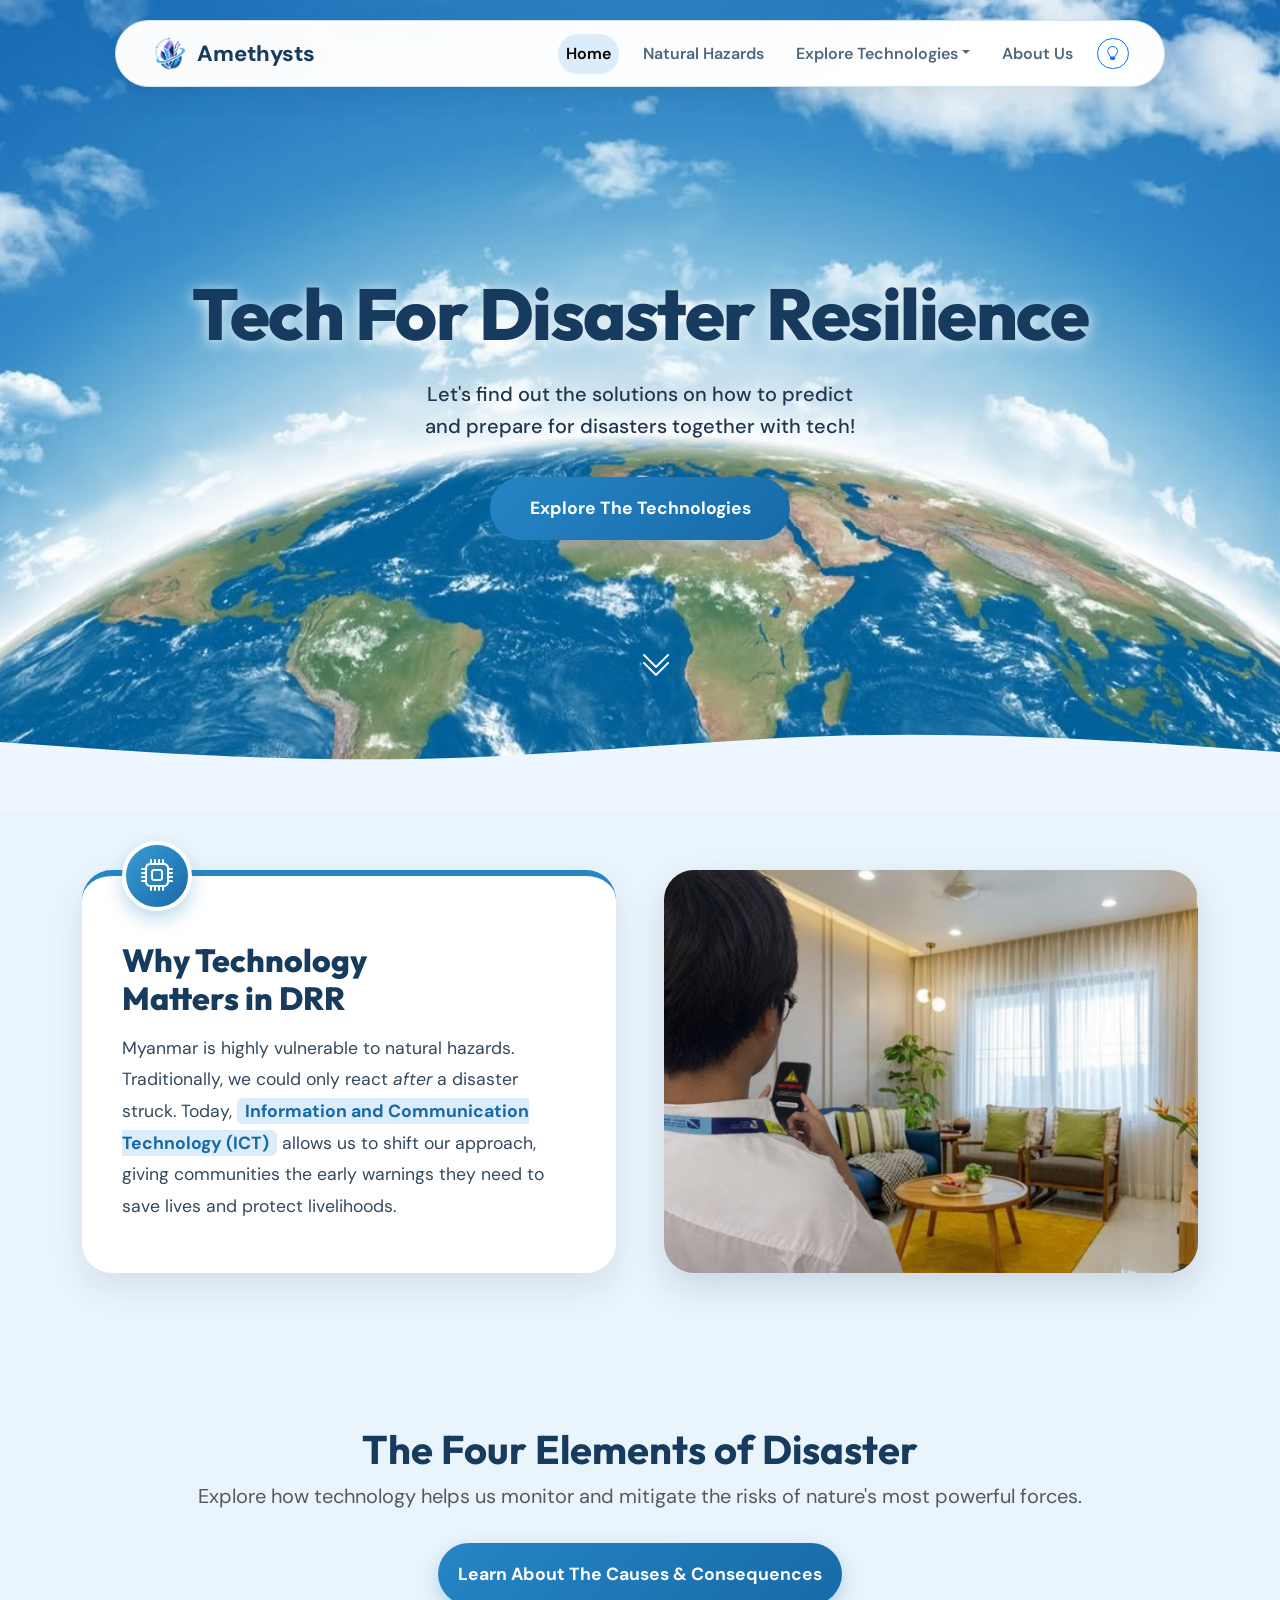
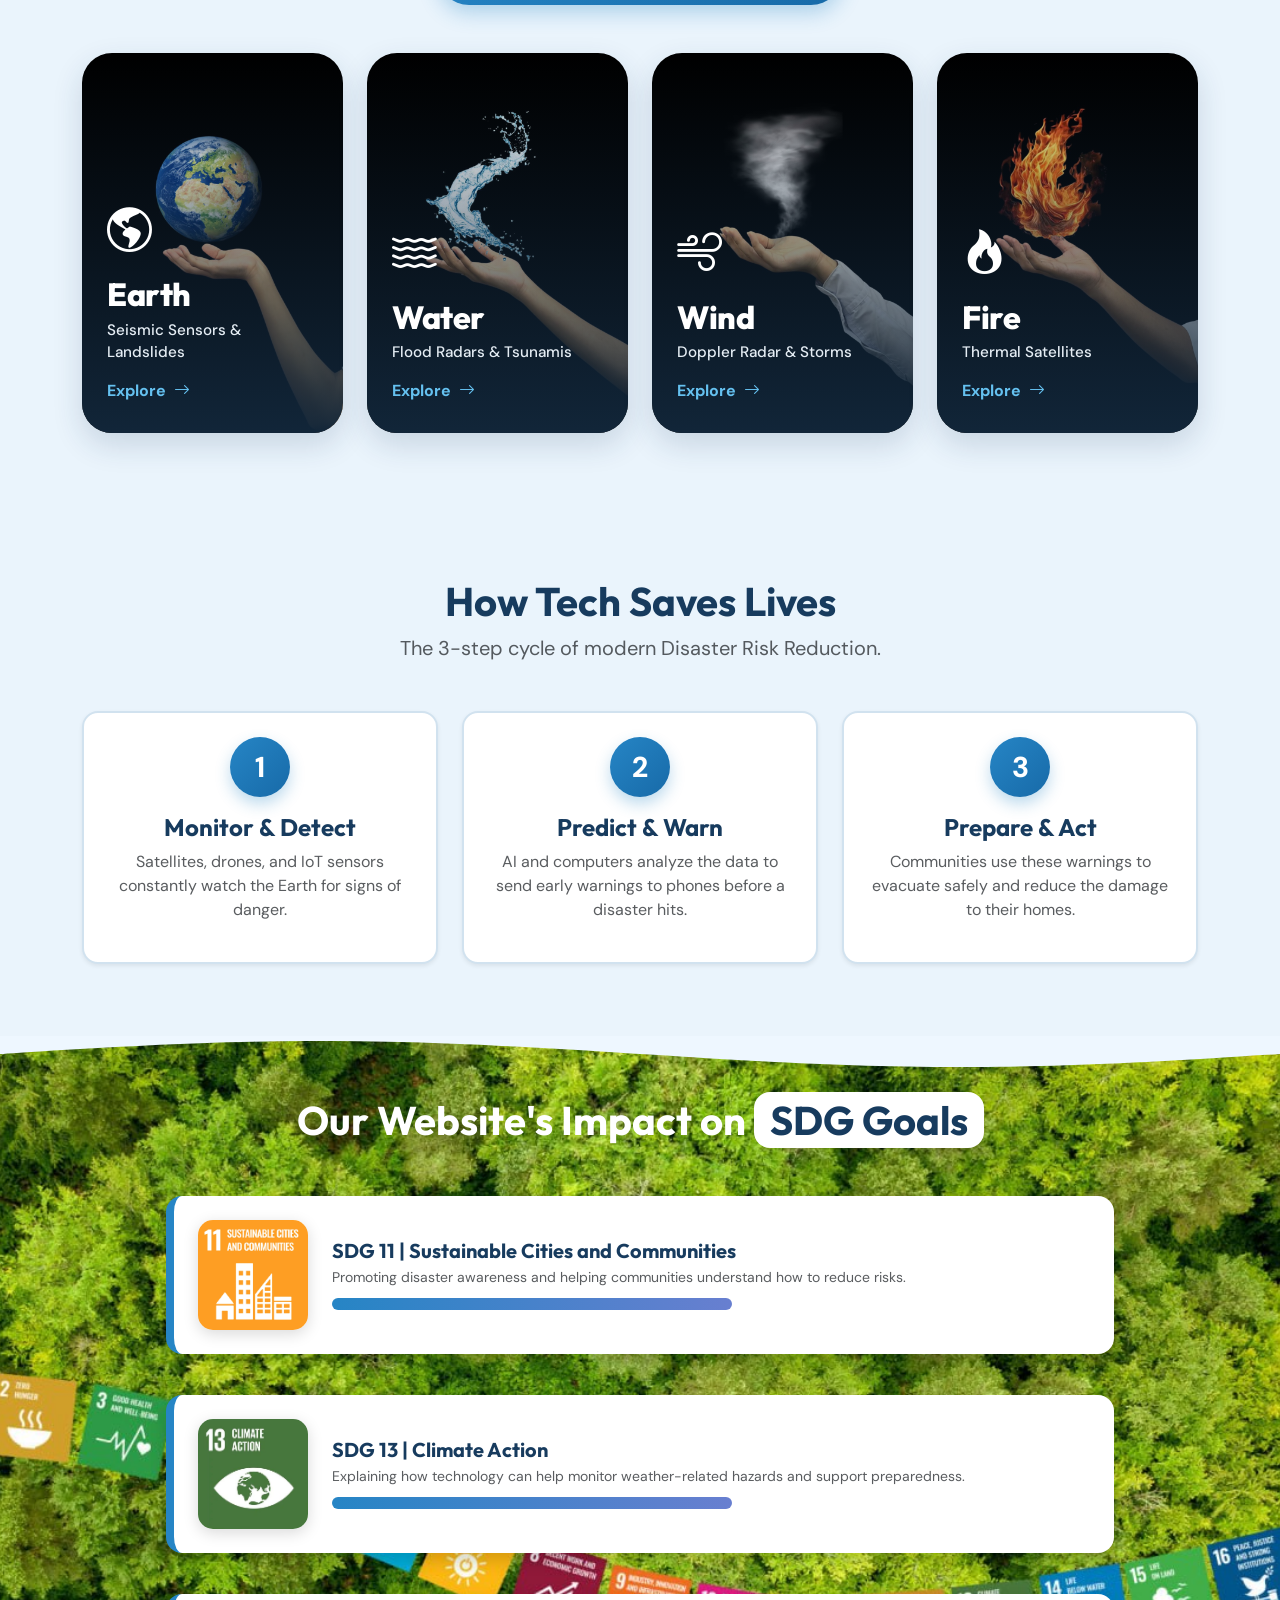
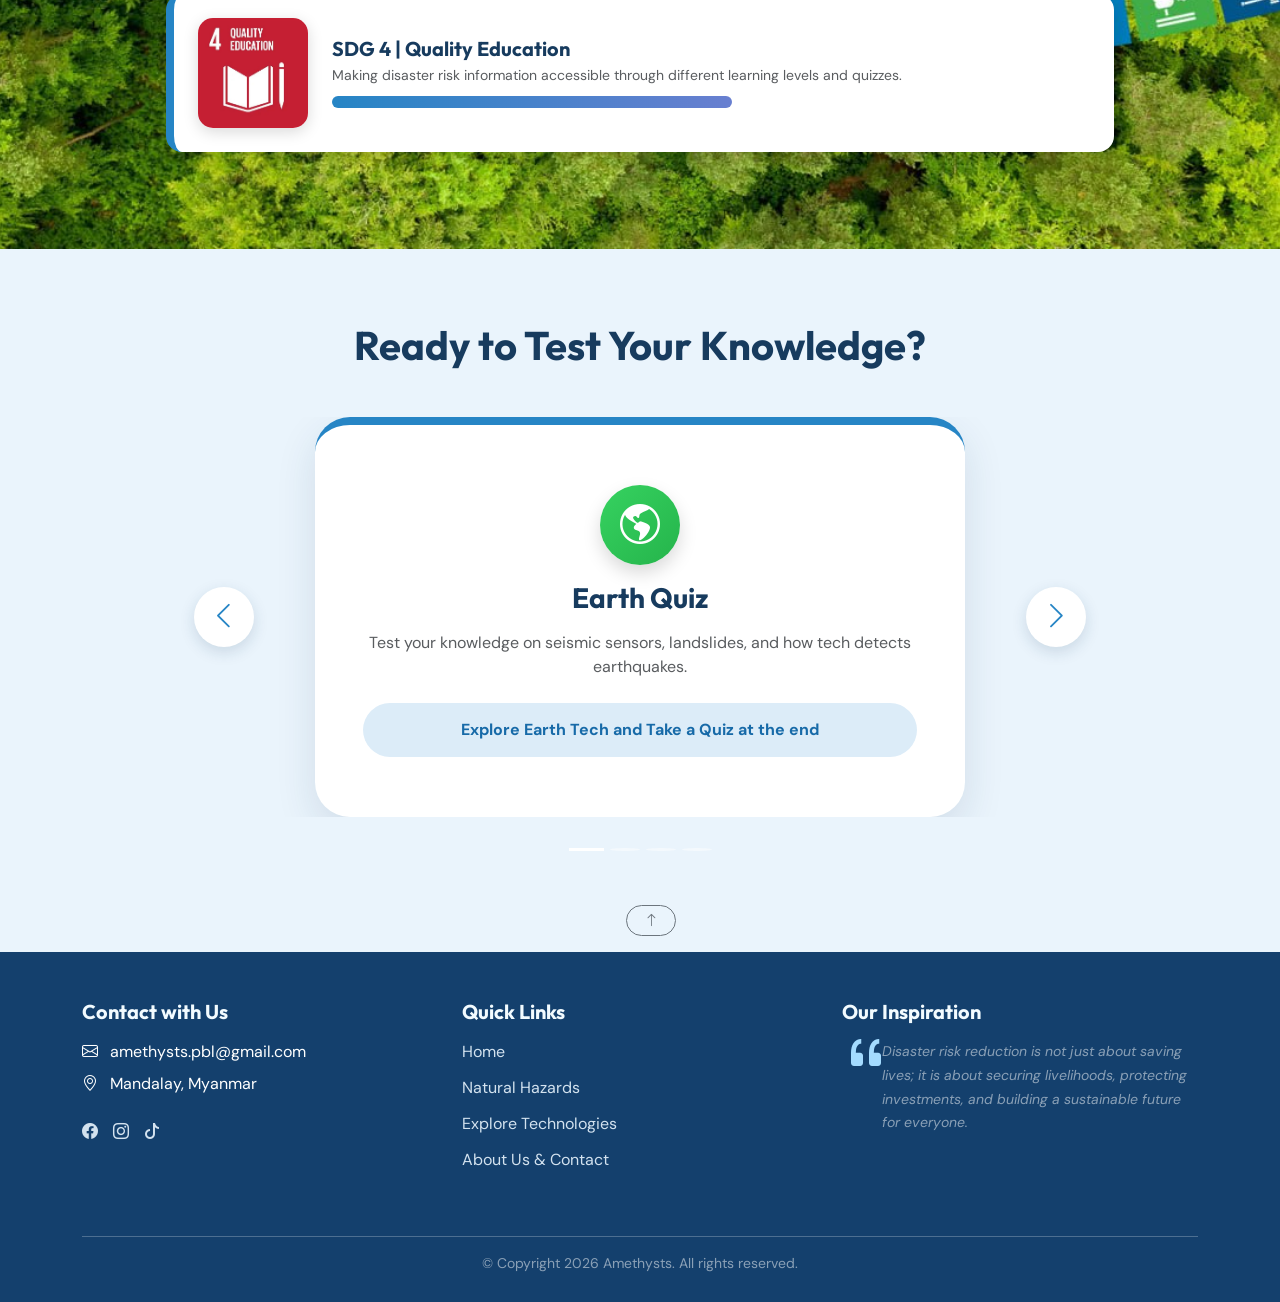
<file: index.html>
<!DOCTYPE html>
<html lang="en">
<head>
    <meta charset="UTF-8">
    <meta name="viewport" content="width=device-width, initial-scale=1.0">
    <title>Amethysts | Disaster Risk Reduction</title>
    <link rel="stylesheet" href="https://cdn.jsdelivr.net/npm/bootstrap@5.3.8/dist/css/bootstrap.min.css">
    <link rel="stylesheet" href="https://cdn.jsdelivr.net/npm/bootstrap-icons@1.13.1/font/bootstrap-icons.min.css">
    <link href="https://unpkg.com/aos@2.3.1/dist/aos.css" rel="stylesheet">
    <link href="https://fonts.googleapis.com/css2?family=DM+Sans:wght@400;500;600;700&display=swap" rel="stylesheet">
    <link rel="icon" href="media/logo.png">
    <link rel="stylesheet" href="style.css">
</head>
<body>
 
    <nav class="navbar navbar-expand-lg">
        <div class="container nav-container">
            <a class="navbar-brand fw-bold d-flex align-items-center" href="index.html">
                <img src="media/logo.png" alt="Logo" class="nav-logo">
                <span class="brand-text">Amethysts</span>
            </a>
            <button class="navbar-toggler" data-bs-toggle="collapse" data-bs-target="#navbarNav">
                <span class="navbar-toggler-icon"></span>
            </button>
            <div class="collapse navbar-collapse" id="navbarNav">
                <ul class="navbar-nav ms-auto align-items-center">
                    <li class="nav-item"><a class="nav-link active" href="index.html">Home</a></li>
                    <li class="nav-item"><a class="nav-link" href="pages/problem.html">Natural Hazards</a></li>
                    <li class="nav-item dropdown">
                        <a class="nav-link dropdown-toggle" href="" data-bs-toggle="dropdown">Explore Technologies</a>
                        <ul class="dropdown-menu">
                            <li><a href="pages/explore_earth.html" class="dropdown-item">Earth (Seismic)</a></li>
                            <li><a href="pages/explore_water.html" class="dropdown-item">Water (Floods)</a></li>
                            <li><a href="pages/explore_air.html" class="dropdown-item">Wind (Cyclones)</a></li>
                            <li><a href="pages/explore_fire.html" class="dropdown-item">Fire (Wildfires)</a></li>
                        </ul>
                    </li>
                    <li class="nav-item"><a class="nav-link" href="pages/about.html">About Us</a></li>
                    <li class="nav-item">
                        <button class="btn btn-sm btn-outline-primary rounded-pill ms-2" data-bs-toggle="offcanvas" data-bs-target="#tipsOffcanvas" title="Quick Safety Tips">
                            <i class="bi bi-lightbulb"></i>
                        </button>
                    </li>
                </ul>
            </div>
        </div>
    </nav>
 
    <div class="offcanvas offcanvas-end custom-offcanvas" tabindex="-1" id="tipsOffcanvas">
        <div class="offcanvas-header">
            <h5 class="offcanvas-title"><i class="bi bi-shield-check me-2"></i>Quick Safety Tips</h5>
            <button type="button" class="btn-close btn-close-white" data-bs-dismiss="offcanvas" aria-label="Close"></button>
        </div>
        <div class="offcanvas-body">
            <p class="text-muted small mb-3 fw-bold">Small habits that save lives in Myanmar.</p>
            <ul class="list-group quick-facts mb-4">
                <li class="list-group-item"><i class="bi bi-phone"></i> Save local emergency numbers in your phone.</li>
                <li class="list-group-item"><i class="bi bi-bag-check"></i> Pack a small go-bag with water, snacks, power bank.</li>
                <li class="list-group-item"><i class="bi bi-people"></i> Agree on a family meeting point.</li>
                <li class="list-group-item"><i class="bi bi-megaphone"></i> Follow official warnings only.</li>
                <li class="list-group-item"><i class="bi bi-house-heart"></i> Know your nearest shelter.</li>
            </ul>
            <a href="pages/problem.html" class="offcanvas-action-btn">Learn More About Hazards</a>
        </div>
    </div>
 
    <div class="hero-section">
        <h1 class="hero-title mx-2" data-aos="fade-down" data-aos-duration="1000">Tech For Disaster Resilience</h1>
        <div class="hero-box mx-3" data-aos="fade-up" data-aos-duration="1000" data-aos-delay="200">
            <p class="mb-0">Let's find out the solutions on how to predict and prepare for disasters together with tech!</p>
        </div>
        <div class="button" data-aos="zoom-in" data-aos-delay="400">
            <a href="pages/explore_earth.html" class="btn custom-btn">Explore The Technologies</a>
        </div>
        <a href="#why-section" class="scroll-down d-none d-md-block" data-aos="fade-up" data-aos-delay="800"><i class="bi bi-chevron-double-down"></i></a>
        <svg class="wave-svg" xmlns="http://www.w3.org/2000/svg" viewBox="0 0 1440 320" preserveAspectRatio="none">
            <path fill="#eef7ff" fill-opacity="1" d="M0,96L80,112C160,128,320,160,480,149.3C640,139,800,85,960,74.7C1120,64,1280,96,1360,112L1440,128L1440,320L1360,320C1280,320,1120,320,960,320C800,320,640,320,480,320C320,320,160,320,80,320L0,320Z"></path>
        </svg>
    </div>
 
    <div class="why-section" id="why-section">
        <div class="container">
            <div class="row align-items-center g-4 g-lg-5">
                <div class="col-12 col-lg-6">
                    <div class="why-card" data-aos="fade-right" data-aos-delay="100">
                        <div class="icon-wrapper"><i class="bi bi-cpu"></i></div>
                        <h2 class="why-title">Why Technology Matters in DRR</h2>
                        <p class="why-text">Myanmar is highly vulnerable to natural hazards. Traditionally, we could only react <em>after</em> a disaster struck. Today, <span class="highlight-text">Information and Communication Technology (ICT)</span> allows us to shift our approach, giving communities the early warnings they need to save lives and protect livelihoods.</p>
                    </div>
                </div>
                <div class="col-12 col-lg-6 d-none d-lg-block" data-aos="fade-left" data-aos-delay="300">
                    <div class="why-image-wrapper">
                        <img src="media/warning_home.jpg" alt="Technology warning" class="why-image">
                    </div>
                </div>
            </div>
        </div>
    </div>
 
    <div class="elements-section py-5">
        <div class="container py-3 py-lg-4">
            <div class="text-center mb-5" data-aos="fade-up">
                <h2 class="fw-bold text-dark-blue display-6">The Four Elements of Disaster</h2>
                <p class="text-muted fs-5">Explore how technology helps us monitor and mitigate the risks of nature's most powerful forces.</p>
                <a href="pages/problem.html" class="btn custom-btn mt-3">Learn About The Causes & Consequences</a>
            </div>
            <div class="row g-3 g-md-4">
                <div class="col-12 col-sm-6 col-lg-3" data-aos="fade-up" data-aos-delay="100">
                    <a href="pages/explore_earth.html" class="element-card earth-card">
                        <img src="media/earth_element.jpg" alt="Earth element">
                        <div class="element-overlay">
                            <i class="bi bi-globe-americas element-icon"></i>
                            <h3>Earth</h3><p>Seismic Sensors & Landslides</p>
                            <span class="btn-explore">Explore <i class="bi bi-arrow-right"></i></span>
                        </div>
                    </a>
                </div>
                <div class="col-12 col-sm-6 col-lg-3" data-aos="fade-up" data-aos-delay="200">
                    <a href="pages/explore_water.html" class="element-card water-card">
                        <img src="media/water_element.jpg" alt="Water element">
                        <div class="element-overlay">
                            <i class="bi bi-water element-icon"></i>
                            <h3>Water</h3><p>Flood Radars & Tsunamis</p>
                            <span class="btn-explore">Explore <i class="bi bi-arrow-right"></i></span>
                        </div>
                    </a>
                </div>
                <div class="col-12 col-sm-6 col-lg-3" data-aos="fade-up" data-aos-delay="300">
                    <a href="pages/explore_air.html" class="element-card wind-card">
                        <img src="media/wind_element.jpg" alt="Wind element">
                        <div class="element-overlay">
                            <i class="bi bi-wind element-icon"></i>
                            <h3>Wind</h3><p>Doppler Radar & Storms</p>
                            <span class="btn-explore">Explore <i class="bi bi-arrow-right"></i></span>
                        </div>
                    </a>
                </div>
                <div class="col-12 col-sm-6 col-lg-3" data-aos="fade-up" data-aos-delay="400">
                    <a href="pages/explore_fire.html" class="element-card fire-card">
                        <img src="media/fire_element.jpg" alt="Fire element">
                        <div class="element-overlay">
                            <i class="bi bi-fire element-icon"></i>
                            <h3>Fire</h3><p>Thermal Satellites</p>
                            <span class="btn-explore">Explore <i class="bi bi-arrow-right"></i></span>
                        </div>
                    </a>
                </div>
            </div>
        </div>
    </div>
 
    <div class="container py-4 py-lg-5 my-4">
        <div class="text-center mb-5" data-aos="fade-up">
            <h2 class="fw-bold text-dark-blue display-6">How Tech Saves Lives</h2>
            <p class="text-muted fs-5">The 3-step cycle of modern Disaster Risk Reduction.</p>
        </div>
        <div class="row text-center g-3 g-md-4">
            <div class="col-12 col-md-4" data-aos="fade-up" data-aos-delay="100">
                <div class="step-card p-4 bg-white rounded-4 shadow-sm h-100">
                    <div class="step-number mb-3">1</div>
                    <h4 class="fw-bold text-dark-blue">Monitor & Detect</h4>
                    <p class="text-muted">Satellites, drones, and IoT sensors constantly watch the Earth for signs of danger.</p>
                </div>
            </div>
            <div class="col-12 col-md-4" data-aos="fade-up" data-aos-delay="200">
                <div class="step-card p-4 bg-white rounded-4 shadow-sm h-100">
                    <div class="step-number mb-3">2</div>
                    <h4 class="fw-bold text-dark-blue">Predict & Warn</h4>
                    <p class="text-muted">AI and computers analyze the data to send early warnings to phones before a disaster hits.</p>
                </div>
            </div>
            <div class="col-12 col-md-4" data-aos="fade-up" data-aos-delay="300">
                <div class="step-card p-4 bg-white rounded-4 shadow-sm h-100">
                    <div class="step-number mb-3">3</div>
                    <h4 class="fw-bold text-dark-blue">Prepare & Act</h4>
                    <p class="text-muted">Communities use these warnings to evacuate safely and reduce the damage to their homes.</p>
                </div>
            </div>
        </div>
    </div>
 
    <div class="sdg-section pt-0 pb-5">
        <svg class="sdg-wave" xmlns="http://www.w3.org/2000/svg" viewBox="0 0 1000 300" preserveAspectRatio="none">
            <path d="M 0 0 L 0 67.5 Q 0 67.5 10.4 64.3 Q 20.8 61.1 31.3 58 Q 41.7 54.8 52.1 51.8 Q 62.5 48.7 72.9 45.9 Q 83.3 43 93.8 40.4 Q 104.2 37.7 114.6 35.3 Q 125 32.9 135.4 30.8 Q 145.8 28.6 156.3 26.9 Q 166.7 25.1 177.1 23.7 Q 187.5 22.2 197.9 21.2 Q 208.3 20.2 218.8 19.5 Q 229.2 18.9 239.6 18.7 Q 250 18.5 260.4 18.7 Q 270.8 18.9 281.3 19.5 Q 291.7 20.2 302.1 21.2 Q 312.5 22.2 322.9 23.7 Q 333.3 25.1 343.8 26.9 Q 354.2 28.6 364.6 30.8 Q 375 32.9 385.4 35.3 Q 395.8 37.7 406.3 40.4 Q 416.7 43 427.1 45.9 Q 437.5 48.7 447.9 51.8 Q 458.3 54.8 468.8 58 Q 479.2 61.1 489.6 64.3 Q 500 67.5 510.4 70.7 Q 520.8 73.9 531.3 77.1 Q 541.7 80.2 552.1 83.3 Q 562.5 86.3 572.9 89.2 Q 583.3 92 593.8 94.7 Q 604.2 97.3 614.6 99.7 Q 625 102.1 635.4 104.3 Q 645.8 106.4 656.3 108.2 Q 666.7 109.9 677.1 111.4 Q 687.5 112.8 697.9 113.8 Q 708.3 114.8 718.8 115.5 Q 729.2 116.1 739.6 116.3 Q 750 116.5 760.4 116.3 Q 770.8 116.1 781.3 115.5 Q 791.7 114.8 802.1 113.8 Q 812.5 112.8 822.9 111.4 Q 833.3 109.9 843.8 108.2 Q 854.2 106.4 864.6 104.3 Q 875 102.1 885.4 99.7 Q 895.8 97.3 906.3 94.7 Q 916.7 92 927.1 89.2 Q 937.5 86.3 947.9 83.3 Q 958.3 80.2 968.8 77.1 Q 979.2 73.9 989.6 70.7 T 1000 67.5 L 1000 0 Z" fill="#eef7ff" opacity="1"/>
        </svg>
        <div class="container sdg-content py-4">
            <div class="text-center my-4 mb-5 px-2" data-aos="fade-up">
                <h2 class="fw-bold text-white display-6">Our Website's Impact on <span class="bg-white text-dark-blue px-3 py-1 rounded-4 shadow-sm d-inline-block mt-2">SDG Goals</span></h2>
            </div>
            <div class="row justify-content-center g-3">
                <div class="col-12 col-lg-10" data-aos="fade-right" data-aos-delay="100">
                    <div class="sdg-card d-flex flex-column flex-md-row align-items-md-center bg-white p-3 p-md-4 rounded-4 shadow">
                        <img src="media/sdg11.jpg" class="sdg-image me-md-4 mb-3 mb-md-0" alt="SDG 11">
                        <div class="w-100">
                            <h5 class="fw-bold text-dark-blue mb-1">SDG 11 | Sustainable Cities and Communities</h5>
                            <p class="text-muted mb-2 small">Promoting disaster awareness and helping communities understand how to reduce risks.</p>
                            <div class="sdg-bar"></div>
                        </div>
                    </div>
                </div>
                <div class="col-12 col-lg-10" data-aos="fade-left" data-aos-delay="200">
                    <div class="sdg-card d-flex flex-column flex-md-row align-items-md-center bg-white p-3 p-md-4 rounded-4 shadow">
                        <img src="media/sdg13.jpg" alt="SDG 13" class="sdg-image me-md-4 mb-3 mb-md-0">
                        <div class="w-100">
                            <h5 class="fw-bold text-dark-blue mb-1">SDG 13 | Climate Action</h5>
                            <p class="text-muted mb-2 small">Explaining how technology can help monitor weather-related hazards and support preparedness.</p>
                            <div class="sdg-bar"></div>
                        </div>
                    </div>
                </div>
                <div class="col-12 col-lg-10" data-aos="fade-right" data-aos-delay="300">
                    <div class="sdg-card d-flex flex-column flex-md-row align-items-md-center bg-white p-3 p-md-4 rounded-4 shadow">
                        <img src="media/sdg4.jpg" alt="SDG 4" class="sdg-image me-md-4 mb-3 mb-md-0">
                        <div class="w-100">
                            <h5 class="fw-bold text-dark-blue mb-1">SDG 4 | Quality Education</h5>
                            <p class="text-muted mb-2 small">Making disaster risk information accessible through different learning levels and quizzes.</p>
                            <div class="sdg-bar"></div>
                        </div>
                    </div>
                </div>
            </div>
        </div>
    </div>
 
    <div class="quiz-section py-5">
        <div class="container py-3 py-lg-4">
            <h2 class="fw-bold text-dark-blue text-center display-6 mb-5 px-2" data-aos="fade-up">Ready to Test Your Knowledge?</h2>
            <div class="carousel slide" data-bs-interval="false" id="quizCarousel">
                <div class="carousel-indicators">
                    <button data-bs-target="#quizCarousel" data-bs-slide-to="0" class="active"></button>
                    <button data-bs-target="#quizCarousel" data-bs-slide-to="1"></button>
                    <button data-bs-target="#quizCarousel" data-bs-slide-to="2"></button>
                    <button data-bs-target="#quizCarousel" data-bs-slide-to="3"></button>
                </div>
                <div class="carousel-inner" data-aos="zoom-in">
                    <div class="carousel-item active">
                        <div class="quiz-card text-center p-4 p-md-5 mx-auto">
                            <div class="quiz-icon-wrapper earth-color mb-3"><i class="bi bi-globe-americas"></i></div>
                            <h3 class="fw-bold text-dark-blue mb-3">Earth Quiz</h3>
                            <p class="text-muted mb-4">Test your knowledge on seismic sensors, landslides, and how tech detects earthquakes.</p>
                            <a href="pages/explore_earth.html#quiz-section" class="btn custom-quiz-btn">Explore Earth Tech and Take a Quiz at the end</a>
                        </div>
                    </div>
                    <div class="carousel-item">
                        <div class="quiz-card text-center p-4 p-md-5 mx-auto">
                            <div class="quiz-icon-wrapper water-color mb-3"><i class="bi bi-water"></i></div>
                            <h3 class="fw-bold text-dark-blue mb-3">Water Quiz</h3>
                            <p class="text-muted mb-4">How much do you know about flood radars, IoT sensors, and tsunami warnings?</p>
                            <a href="pages/explore_water.html#quiz-section" class="btn custom-quiz-btn">Explore Water Tech and Take a Quiz at the end</a>
                        </div>
                    </div>
                    <div class="carousel-item">
                        <div class="quiz-card text-center p-4 p-md-5 mx-auto">
                            <div class="quiz-icon-wrapper wind-color mb-3"><i class="bi bi-wind"></i></div>
                            <h3 class="fw-bold text-dark-blue mb-3">Wind Quiz</h3>
                            <p class="text-muted mb-4">Discover how Doppler radars track cyclones and storms. Ready to test your skills?</p>
                            <a href="pages/explore_air.html#quiz-section" class="btn custom-quiz-btn">Explore Wind Tech and Take a Quiz at the end</a>
                        </div>
                    </div>
                    <div class="carousel-item">
                        <div class="quiz-card text-center p-4 p-md-5 mx-auto">
                            <div class="quiz-icon-wrapper fire-color mb-3"><i class="bi bi-fire"></i></div>
                            <h3 class="fw-bold text-dark-blue mb-3">Fire Quiz</h3>
                            <p class="text-muted mb-4">Learn about thermal satellite imaging and AI which are used to combat forest wildfires.</p>
                            <a href="pages/explore_fire.html#quiz-section" class="btn custom-quiz-btn">Explore Fire Tech and Take a Quiz at the end</a>
                        </div>
                    </div>
                </div>
                <button class="carousel-control-prev custom-carousel-btn d-none d-md-flex" data-bs-target="#quizCarousel" data-bs-slide="prev"><i class="bi bi-chevron-left"></i></button>
                <button class="carousel-control-next custom-carousel-btn d-none d-md-flex" data-bs-target="#quizCarousel" data-bs-slide="next"><i class="bi bi-chevron-right"></i></button>
            </div>
        </div>
    </div>

    <div class="container flex w-100" id="topbtn">
        <div class="text-center py-3 justify-content-center">
            <a href="" class="btn btn-sm btn-outline-secondary rounded-pill">
                <i class="bi bi-arrow-up"></i> 
            </a>
        </div>
    </div>
 
    <footer class="footer pt-5 pb-4">
        <div class="container">
            <div class="row">
                <div class="col-12 col-md-4 mb-4">
                    <h5 class="fw-bold mb-3">Contact with Us</h5>
                    <p class="mb-2"><i class="bi bi-envelope me-2"></i> amethysts.pbl@gmail.com</p>
                    <p class="mb-4"><i class="bi bi-geo-alt me-2"></i> Mandalay, Myanmar</p>
                    <div class="d-flex social-icons">
                        <a href="https://www.facebook.com"><i class="bi bi-facebook"></i></a>
                        <a href="https://www.instagram.com"><i class="bi bi-instagram"></i></a>
                        <a href="https://www.tiktok.com"><i class="bi bi-tiktok"></i></a>
                    </div>
                </div>
                <div class="col-12 col-md-4 mb-4">
                    <h5 class="fw-bold mb-3">Quick Links</h5>
                    <ul class="list-unstyled footer-links">
                        <li><a href="index.html">Home</a></li>
                        <li><a href="pages/problem.html">Natural Hazards</a></li>
                        <li><a href="pages/explore_earth.html">Explore Technologies</a></li>
                        <li><a href="pages/about.html">About Us & Contact</a></li>
                    </ul>
                </div>
                <div class="col-12 col-md-4 mb-4">
                    <h5 class="fw-bold mb-3">Our Inspiration</h5>
                    <div class="footer-quote">
                        <i class="bi bi-quote quote-icon"></i>
                        <p class="text-white-50 small mb-0">Disaster risk reduction is not just about saving lives; it is about securing livelihoods, protecting investments, and building a sustainable future for everyone.</p>
                    </div>
                </div>
            </div>
            <hr class="mt-4 mb-3 border-light opacity-25">
            <div class="text-center small text-white-50">
                <p class="mb-1">&copy; Copyright 2026 Amethysts. All rights reserved.</p>
            </div>
        </div>
    </footer>
 
    <script src="https://cdn.jsdelivr.net/npm/bootstrap@5.3.8/dist/js/bootstrap.bundle.min.js"></script>
    <script src="https://unpkg.com/aos@2.3.1/dist/aos.js"></script>
    <script>AOS.init({ once: true });</script>
</body>
</html>
</file>
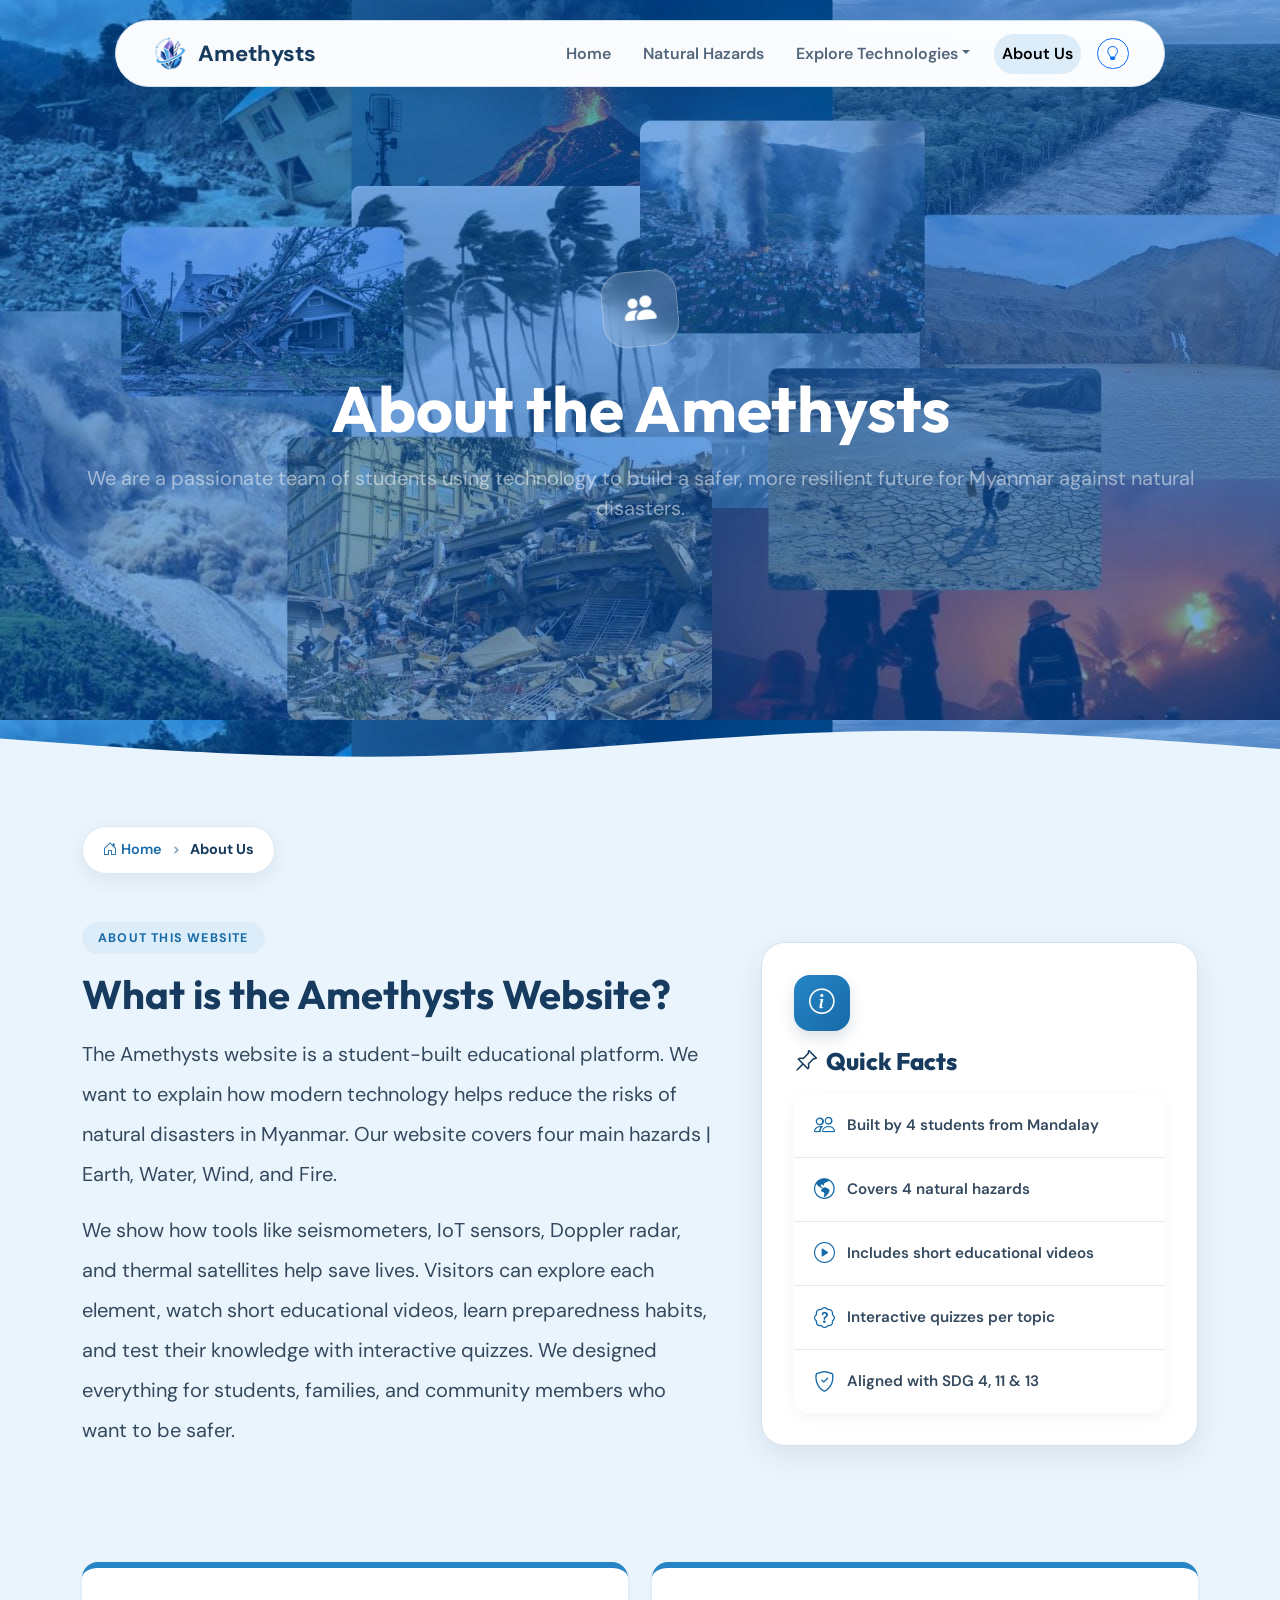
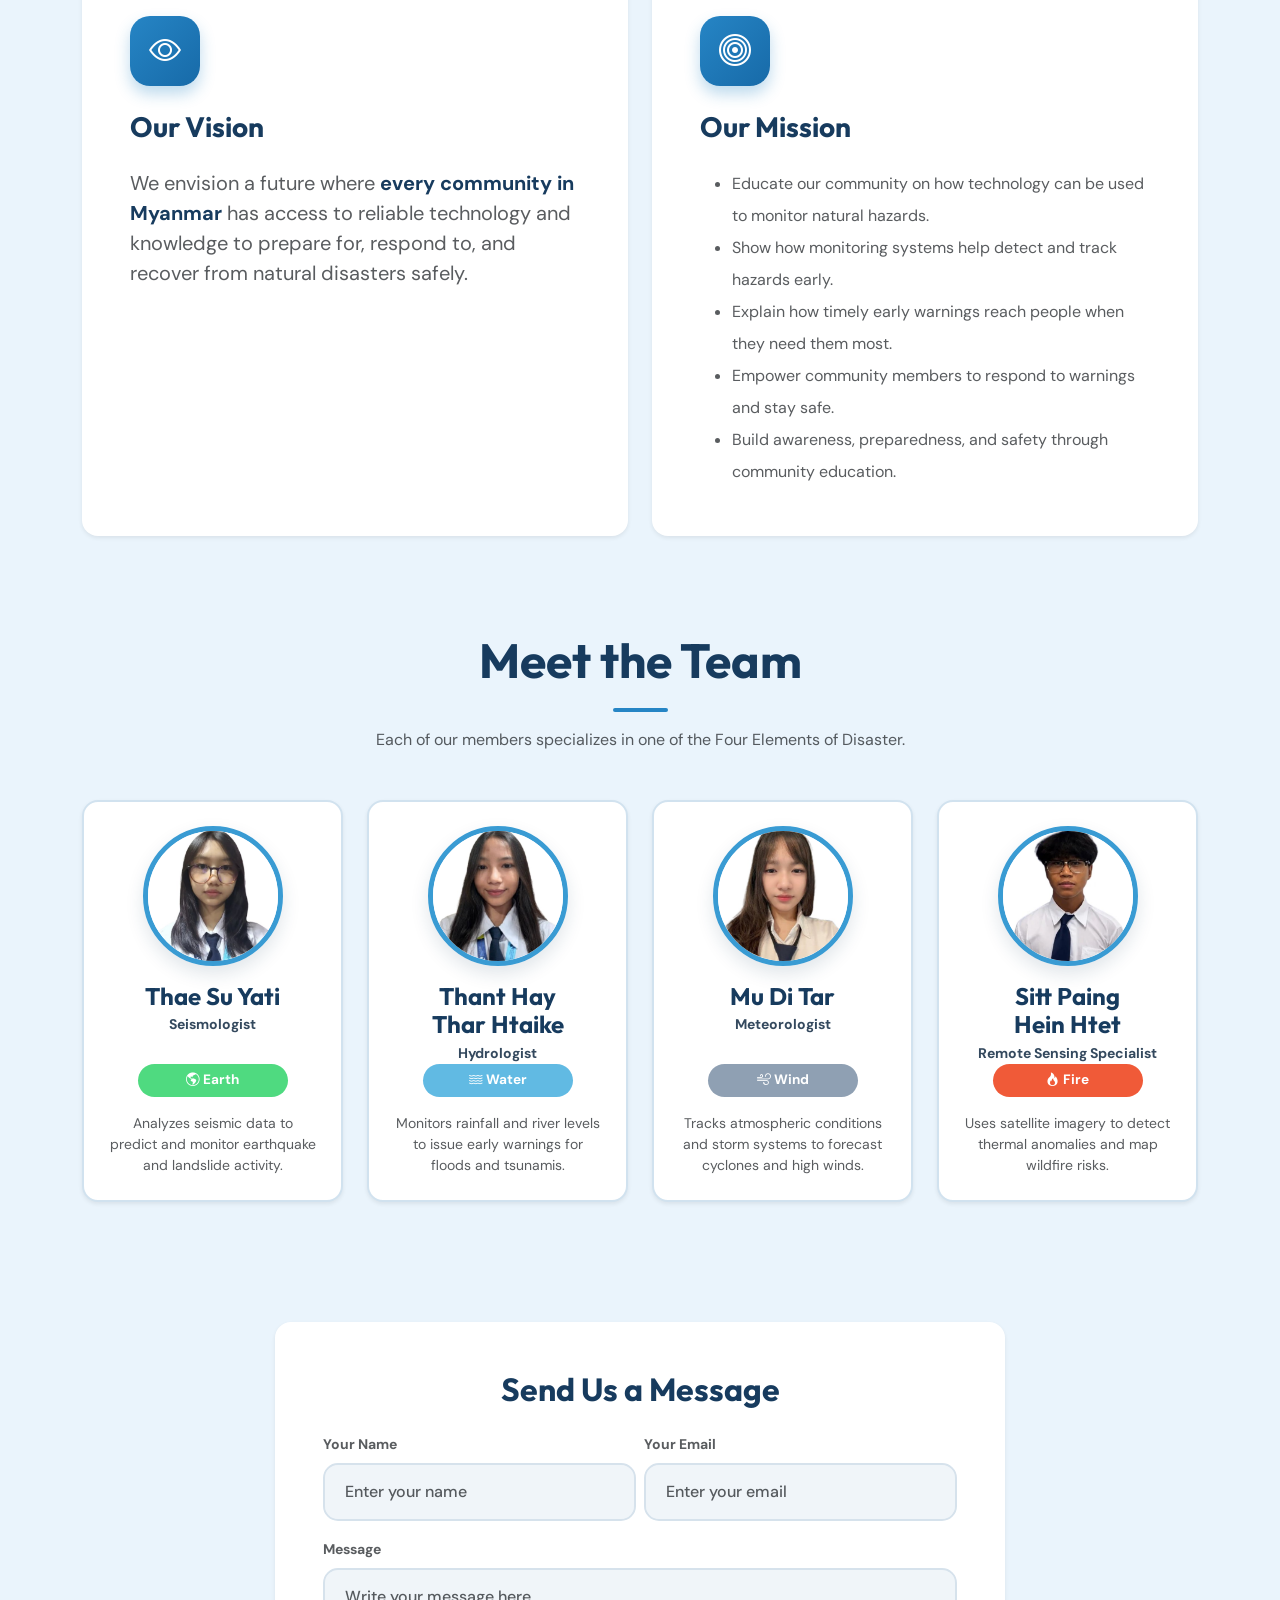
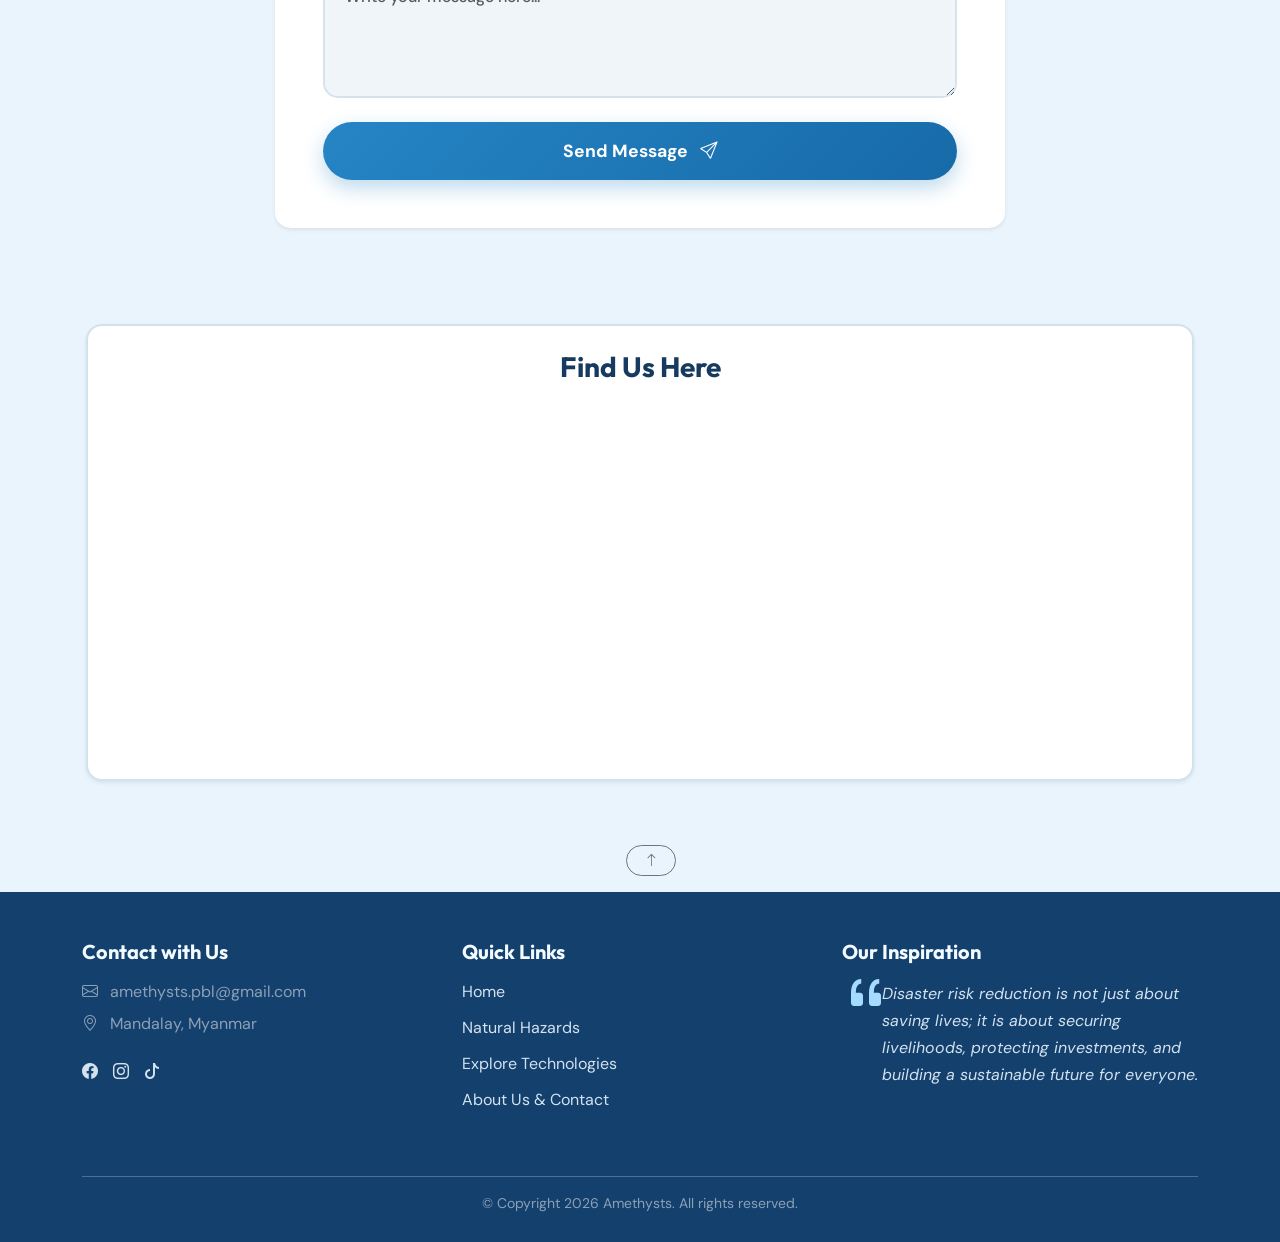
<file: pages/about.html>
<!DOCTYPE html>
<html lang="en">
<head>
    <meta charset="UTF-8">
    <meta name="viewport" content="width=device-width, initial-scale=1.0">
    <title>Amethysts | About Us & Contact</title>
    <link rel="stylesheet" href="https://cdn.jsdelivr.net/npm/bootstrap@5.3.8/dist/css/bootstrap.min.css">
    <link rel="stylesheet" href="https://cdn.jsdelivr.net/npm/bootstrap-icons@1.13.1/font/bootstrap-icons.min.css">
    <link href="https://unpkg.com/aos@2.3.1/dist/aos.css" rel="stylesheet">
    <link href="https://fonts.googleapis.com/css2?family=DM+Sans:wght@400;500;600;700&display=swap" rel="stylesheet">
    <link rel="icon" href="../media/logo.png">
    <link rel="stylesheet" href="../style.css">
</head>
<body>
 
    <nav class="navbar navbar-expand-lg">
        <div class="container nav-container">
            <a class="navbar-brand fw-bold d-flex align-items-center" href="../index.html">
                <img src="../media/logo.png" alt="logo" class="nav-logo">
                <span class="brand-text">Amethysts</span>
            </a>
            <button class="navbar-toggler" type="button" data-bs-toggle="collapse" data-bs-target="#navbarNav">
                <span class="navbar-toggler-icon"></span>
            </button>
            <div class="collapse navbar-collapse" id="navbarNav">
                <ul class="navbar-nav ms-auto align-items-center">
                    <li class="nav-item"><a class="nav-link" href="../index.html">Home</a></li>
                    <li class="nav-item"><a class="nav-link" href="problem.html">Natural Hazards</a></li>
                    <li class="nav-item dropdown">
                        <a class="nav-link dropdown-toggle" href="#" data-bs-toggle="dropdown">Explore Technologies</a>
                        <ul class="dropdown-menu">
                            <li><a href="explore_earth.html" class="dropdown-item">Earth (Seismic)</a></li>
                            <li><a href="explore_water.html" class="dropdown-item">Water (Floods)</a></li>
                            <li><a href="explore_air.html" class="dropdown-item">Wind (Cyclones)</a></li>
                            <li><a href="explore_fire.html" class="dropdown-item">Fire (Wildfires)</a></li>
                        </ul>
                    </li>
                    <li class="nav-item"><a class="nav-link active" href="about.html">About Us</a></li>
                    <li class="nav-item">
                        <button class="btn btn-sm btn-outline-primary rounded-pill ms-2" data-bs-toggle="offcanvas" data-bs-target="#tipsOffcanvas" title="Quick Safety Tips">
                            <i class="bi bi-lightbulb"></i>
                        </button>
                    </li>
                </ul>
            </div>
        </div>
    </nav>
 
    <div class="offcanvas offcanvas-end custom-offcanvas" tabindex="-1" id="tipsOffcanvas">
        <div class="offcanvas-header">
            <h5 class="offcanvas-title"><i class="bi bi-shield-check me-2"></i>Quick Safety Tips</h5>
            <button type="button" class="btn-close btn-close-white" data-bs-dismiss="offcanvas" aria-label="Close"></button>
        </div>
        <div class="offcanvas-body">
            <p class="text-muted small mb-3 fw-bold">Small habits that save lives in Myanmar.</p>
            <ul class="list-group quick-facts mb-4">
                <li class="list-group-item"><i class="bi bi-phone"></i> Save local emergency numbers in your phone.</li>
                <li class="list-group-item"><i class="bi bi-bag-check"></i> Pack a small go-bag with water, snacks, power bank.</li>
                <li class="list-group-item"><i class="bi bi-people"></i> Agree on a family meeting point.</li>
                <li class="list-group-item"><i class="bi bi-megaphone"></i> Follow official warnings only.</li>
                <li class="list-group-item"><i class="bi bi-house-heart"></i> Know your nearest shelter.</li>
            </ul>
            <a href="pages/problem.html" class="offcanvas-action-btn">Learn More About Hazards</a>
        </div>
    </div>
 
    <div class="problemandabout-hero">
        <div class="container text-center px-3" data-aos="zoom-in">
            <div class="problem-icon-badge mb-4">
                <i class="bi bi-people-fill"></i>
            </div>
            <h1 class="fw-bold display-3 text-white mb-3">About the Amethysts</h1>
            <p class="fs-5 text-white-50 mx-auto">
                We are a passionate team of students using technology to build a safer, more resilient future for Myanmar against natural disasters.
            </p>
        </div>
        <svg class="problem-wave" xmlns="http://www.w3.org/2000/svg" viewBox="0 0 1440 320" preserveAspectRatio="none">
            <path fill="#EAF4FC" fill-opacity="1" d="M0,96L80,112C160,128,320,160,480,149.3C640,139,800,85,960,74.7C1120,64,1280,96,1360,112L1440,128L1440,320L1360,320C1280,320,1120,320,960,320C800,320,640,320,480,320C320,320,160,320,80,320L0,320Z"></path>
        </svg>
    </div>
 
    <div class="container mt-3">
        <ul class="breadcrumb-custom">
            <li><a href="../index.html"><i class="bi bi-house-door me-1"></i>Home</a></li>
            <li class="active">About Us</li>
        </ul>
    </div>
 
    <div class="container py-5">
        <div class="row align-items-center g-4 g-lg-5">
            <div class="col-12 col-lg-7" data-aos="fade-right">
                <span class="section-label">About This Website</span>
                <h2 class="fw-bold text-dark-blue display-6 mb-3">What is the Amethysts Website?</h2>
                <p class="lh-lg fs-5">
                    The Amethysts website is a student-built educational platform. We want to explain how modern technology helps reduce the risks of natural disasters in Myanmar. Our website covers four main hazards | Earth, Water, Wind, and Fire.
                </p>
                <p class="lh-lg fs-5">
                    We show how tools like seismometers, IoT sensors, Doppler radar, and thermal satellites help save lives. Visitors can explore each element, watch short educational videos, learn preparedness habits, and test their knowledge with interactive quizzes. We designed everything for students, families, and community members who want to be safer.
                </p>
            </div>
            <div class="col-12 col-lg-5" data-aos="fade-left">
                <div class="prep-card">
                    <div class="prep-icon bg-gradient-blue"><i class="bi bi-info-circle"></i></div>
                    <h4><i class="bi bi-pin-angle me-2"></i>Quick Facts</h4>
                    <ul class="list-group quick-facts">
                        <li class="list-group-item"><i class="bi bi-people"></i> Built by 4 students from Mandalay</li>
                        <li class="list-group-item"><i class="bi bi-globe-americas"></i> Covers 4 natural hazards</li>
                        <li class="list-group-item"><i class="bi bi-play-circle"></i> Includes short educational videos</li>
                        <li class="list-group-item"><i class="bi bi-patch-question"></i> Interactive quizzes per topic</li>
                        <li class="list-group-item"><i class="bi bi-shield-check"></i> Aligned with SDG 4, 11 &amp; 13</li>
                    </ul>
                </div>
            </div>
        </div>
    </div>
 
    <div class="mission-section py-5">
        <div class="container">
            <div class="row justify-content-center align-items-stretch g-4" data-aos="fade-up">
               
                <div class="col-12 col-lg-6">
                    <div class="mission-card h-100 p-4 p-md-5 bg-white rounded-4 shadow-sm d-flex flex-column">
                        <div class="mission-icon mb-4"><i class="bi bi-eye"></i></div>
                        <h3 class="fw-bold text-dark-blue mb-4">Our Vision</h3>
                        <p class="text-muted fs-5 text-start mb-0">
                            We envision a future where <strong class="text-dark-blue">every community in Myanmar</strong> has access to reliable technology and knowledge to prepare for, respond to, and recover from natural disasters safely.
                        </p>
                    </div>
                </div>
 
                <div class="col-12 col-lg-6">
                    <div class="mission-card h-100 p-4 p-md-5 bg-white rounded-4 shadow-sm d-flex flex-column">
                        <div class="mission-icon mb-4"><i class="bi bi-bullseye"></i></div>
                        <h3 class="fw-bold text-dark-blue mb-4">Our Mission</h3>
                        <ul class="text-muted text-start mb-0 fs-6 lh-lg">
                            <li>Educate our community on how technology can be used to monitor natural hazards.</li>
                            <li>Show how monitoring systems help detect and track hazards early.</li>
                            <li>Explain how timely early warnings reach people when they need them most.</li>
                            <li>Empower community members to respond to warnings and stay safe.</li>
                            <li>Build awareness, preparedness, and safety through community education.</li>
                        </ul>
                    </div>
                </div>
 
            </div>
        </div>
    </div>
 
    <div class="team-section py-5">
        <div class="container">
            <div class="text-center mb-5 px-2" data-aos="fade-up">
                <h2 class="fw-bold text-dark-blue display-5">Meet the Team</h2>
                <div class="title-divider mx-auto"></div>
                <p class="text-muted mt-3">Each of our members specializes in one of the Four Elements of Disaster.</p>
            </div>
 
            <div class="row justify-content-center g-3 g-md-4">
                <div class="col-12 col-sm-6 col-lg-3 mb-4" data-aos="fade-up" data-aos-delay="100">
                    <div class="team-card text-center p-4 bg-white rounded-4 shadow-sm h-100">
                        <img src="../media/member1.jpg" alt="Thae Su Yati" class="team-img mb-3">
                        <div class="name-area">
                            <h4 class="fw-bold text-dark-blue mb-1">Thae Su Yati</h4>
                            <p class="fw-bold small mb-0">Seismologist</p>
                        </div>
                        <div class="content-bottom">
                            <div class="element-badge earth-badge mb-3"><i class="bi bi-globe-americas"></i> Earth</div>
                            <p class="text-muted small mb-0">Analyzes seismic data to predict and monitor earthquake and landslide activity.</p>
                        </div>
                    </div>
                </div>
                <div class="col-12 col-sm-6 col-lg-3 mb-4" data-aos="fade-up" data-aos-delay="200">
                    <div class="team-card text-center p-4 bg-white rounded-4 shadow-sm h-100">
                        <img src="../media/member2.jpg" alt="Thant Hay Thar Htaike" class="team-img mb-3">
                        <div class="name-area">
                            <h4 class="fw-bold text-dark-blue mb-1">Thant Hay Thar Htaike</h4>
                            <p class="fw-bold small mb-0">Hydrologist</p>
                        </div>
                        <div class="content-bottom">
                            <div class="element-badge water-badge mb-3"><i class="bi bi-water"></i> Water</div>
                            <p class="text-muted small mb-0">Monitors rainfall and river levels to issue early warnings for floods and tsunamis.</p>
                        </div>
                    </div>
                </div>
                <div class="col-12 col-sm-6 col-lg-3 mb-4" data-aos="fade-up" data-aos-delay="300">
                    <div class="team-card text-center p-4 bg-white rounded-4 shadow-sm h-100">
                        <img src="../media/member3.jpg" alt="Mu Ti Dar" class="team-img mb-3">
                        <div class="name-area">
                            <h4 class="fw-bold text-dark-blue mb-1">Mu Di Tar</h4>
                            <p class="fw-bold small mb-0">Meteorologist</p>
                        </div>
                        <div class="content-bottom">
                            <div class="element-badge wind-badge mb-3"><i class="bi bi-wind"></i> Wind</div>
                            <p class="text-muted small mb-0">Tracks atmospheric conditions and storm systems to forecast cyclones and high winds.</p>
                        </div>
                    </div>
                </div>
                <div class="col-12 col-sm-6 col-lg-3 mb-4" data-aos="fade-up" data-aos-delay="400">
                    <div class="team-card text-center p-4 bg-white rounded-4 shadow-sm h-100">
                        <img src="../media/member4.jpg" alt="Sitt Paing Hein Htet" class="team-img mb-3">
                        <div class="name-area">
                            <h4 class="fw-bold text-dark-blue mb-1">Sitt Paing Hein Htet</h4>
                            <p class="fw-bold small mb-0">Remote Sensing Specialist</p>
                        </div>
                        <div class="content-bottom">
                            <div class="element-badge fire-badge mb-3"><i class="bi bi-fire"></i> Fire</div>
                            <p class="text-muted small mb-0">Uses satellite imagery to detect thermal anomalies and map wildfire risks.</p>
                        </div>
                    </div>
                </div>
            </div>
        </div>
    </div>
 
    <div class="container py-4 py-lg-5 px-3" id="contact-section">
        <div class="row justify-content-center">
            <div class="col-12 col-lg-8" data-aos="fade-up">
                <div class="bg-white p-3 p-md-5 rounded-4 shadow-sm">
                    <h2 class="fw-bold text-dark-blue mb-4 text-center">Send Us a Message</h2>
                    <form action="" method="post">
                        <div class="row mb-3 g-2">
                            <div class="col-12 col-md-6">
                                <label class="form-label text-muted small fw-bold">Your Name</label>
                                <input type="text" class="form-control" placeholder="Enter your name">
                            </div>
                            <div class="col-12 col-md-6">
                                <label class="form-label text-muted small fw-bold">Your Email</label>
                                <input type="email" class="form-control" placeholder="Enter your email">
                            </div>
                        </div>
                        <div class="mb-4">
                            <label class="form-label text-muted small fw-bold">Message</label>
                            <textarea class="form-control" rows="4" placeholder="Write your message here..."></textarea>
                        </div>
                        <button type="button" class="btn custom-btn w-100 py-3 rounded-pill" data-bs-toggle="modal" data-bs-target="#successModal">
                            Send Message <i class="bi bi-send ms-2"></i>
                        </button>
                    </form>
                </div>
            </div>
        </div>
    </div>
 
    <div class="container py-4 py-lg-5 px-3" data-aos="fade-up">
        <div class="map-box bg-white p-3 p-md-4 rounded-4 shadow-sm text-center">
            <h3 class="fw-bold text-dark-blue mb-4">Find Us Here</h3>
            <div class="map-wrapper map-container">
                <iframe class="map-iframe" src="https://www.google.com/maps/embed?pb=!1m18!1m12!1m3!1d3347.9967296237596!2d96.05959618978869!3d21.98613056039784!2m3!1f0!2f0!3f0!3m2!1i1024!2i768!4f13.1!3m3!1m2!1s0x30cb13aeabad9e3d%3A0x94948226ce478f6e!2sEDUSN%20Digital%20School%2C%20Mandalay%20Campus!5e1!3m2!1smy!2smm!4v1775627820784!5m2!1smy!2smm%22 allowfullscreen="" loading="lazy" referrerpolicy="no-referrer-when-downgrade"></iframe>
            </div>
        </div>
    </div>
 
    <div class="modal fade" id="successModal" tabindex="-1">
        <div class="modal-dialog modal-dialog-centered">
            <div class="modal-content text-center border-0 shadow-lg">
                <div class="modal-header border-0 pb-0"><button type="button" class="btn-close ms-auto" data-bs-dismiss="modal"></button></div>
                <div class="modal-body p-4 p-md-5">
                    <i class="bi bi-check-circle-fill text-success display-1 mb-3"></i>
                    <h2 class="fw-bold text-dark-blue mb-3">Message Sent!</h2>
                    <p class="text-muted">Thank you for reaching out to the Amethysts team. We will get back to you as soon as possible.</p>
                    <button type="button" class="btn custom-btn w-50 mt-3 rounded-pill" data-bs-dismiss="modal">Close</button>
                </div>
            </div>
        </div>
    </div>
 
    <div class="container flex w-100" id="topbtn">
        <div class="text-center py-3 justify-content-center">
            <a href="" class="btn btn-sm btn-outline-secondary rounded-pill">
                <i class="bi bi-arrow-up"></i> 
            </a>
        </div>
    </div>
 
    <footer class="footer pt-5 pb-4">
        <div class="container">
            <div class="row">
                <div class="col-12 col-md-4 mb-4">
                    <h5 class="fw-bold mb-3">Contact with Us</h5>
                    <p class="mb-2 text-white-50"><i class="bi bi-envelope me-2"></i> amethysts.pbl@gmail.com</p>
                    <p class="mb-4 text-white-50"><i class="bi bi-geo-alt me-2"></i> Mandalay, Myanmar</p>
                    <div class="d-flex social-icons">
                        <a href="https://www.facebook.com"><i class="bi bi-facebook"></i></a>
                        <a href="https://www.instagram.com"><i class="bi bi-instagram"></i></a>
                        <a href="https://www.tiktok.com"><i class="bi bi-tiktok"></i></a>
                    </div>
                </div>
                <div class="col-12 col-md-4 mb-4">
                    <h5 class="fw-bold mb-3">Quick Links</h5>
                    <ul class="list-unstyled footer-links">
                        <li><a href="../index.html">Home</a></li>
                        <li><a href="problem.html">Natural Hazards</a></li>
                        <li><a href="explore_earth.html">Explore Technologies</a></li>
                        <li><a href="about.html">About Us &amp; Contact</a></li>
                    </ul>
                </div>
                <div class="col-12 col-md-4 mb-4">
                    <h5 class="fw-bold mb-3">Our Inspiration</h5>
                    <div class="footer-quote">
                        <i class="bi bi-quote quote-icon"></i>
                        <p class="mb-0">Disaster risk reduction is not just about saving lives; it is about securing livelihoods, protecting investments, and building a sustainable future for everyone.</p>
                    </div>
                </div>
            </div>
            <hr class="mt-4 mb-3 border-light opacity-25">
            <div class="text-center small text-white-50">
                <p class="mb-1">&copy; Copyright 2026 Amethysts. All rights reserved.</p>
            </div>
        </div>
    </footer>
 
    <script src="https://cdn.jsdelivr.net/npm/bootstrap@5.3.8/dist/js/bootstrap.bundle.min.js"></script>
    <script src="https://unpkg.com/aos@2.3.1/dist/aos.js"></script>
    <script>AOS.init({ once: true });</script>
</body>
</html>
</file>
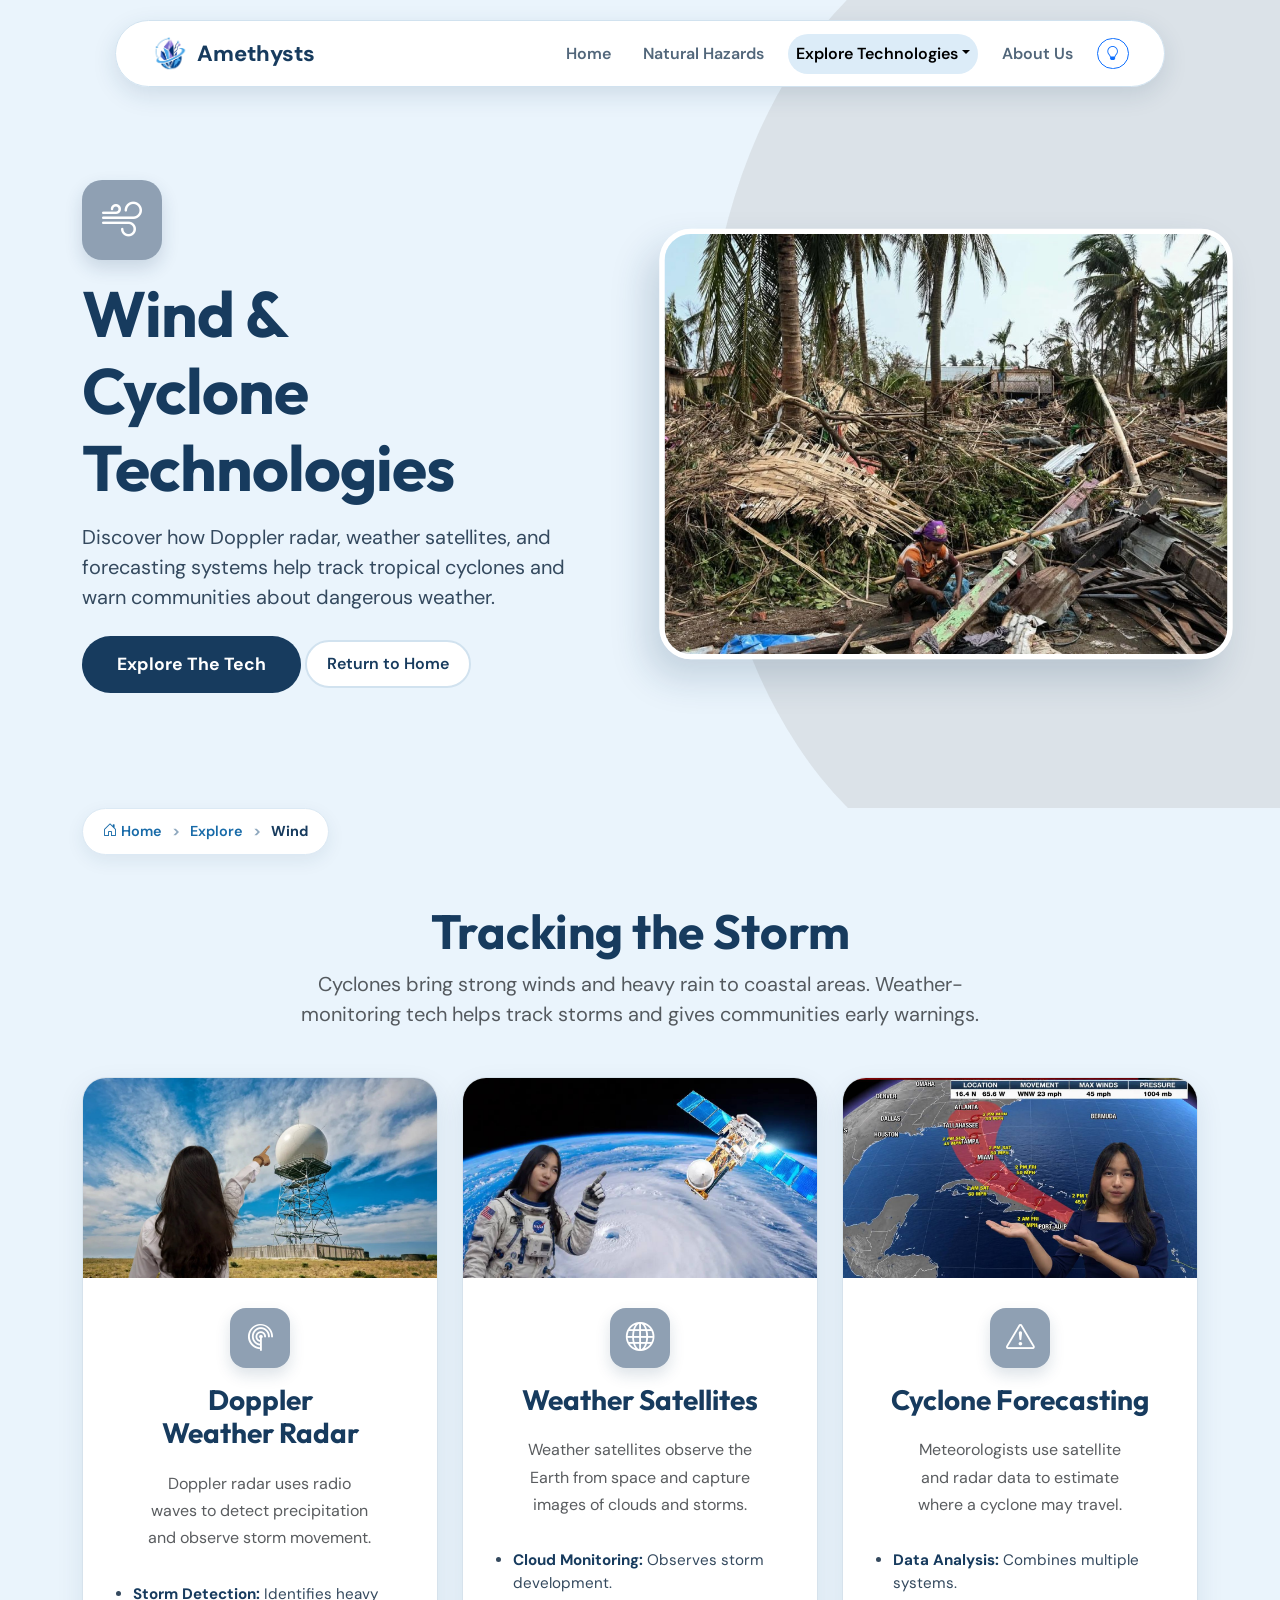
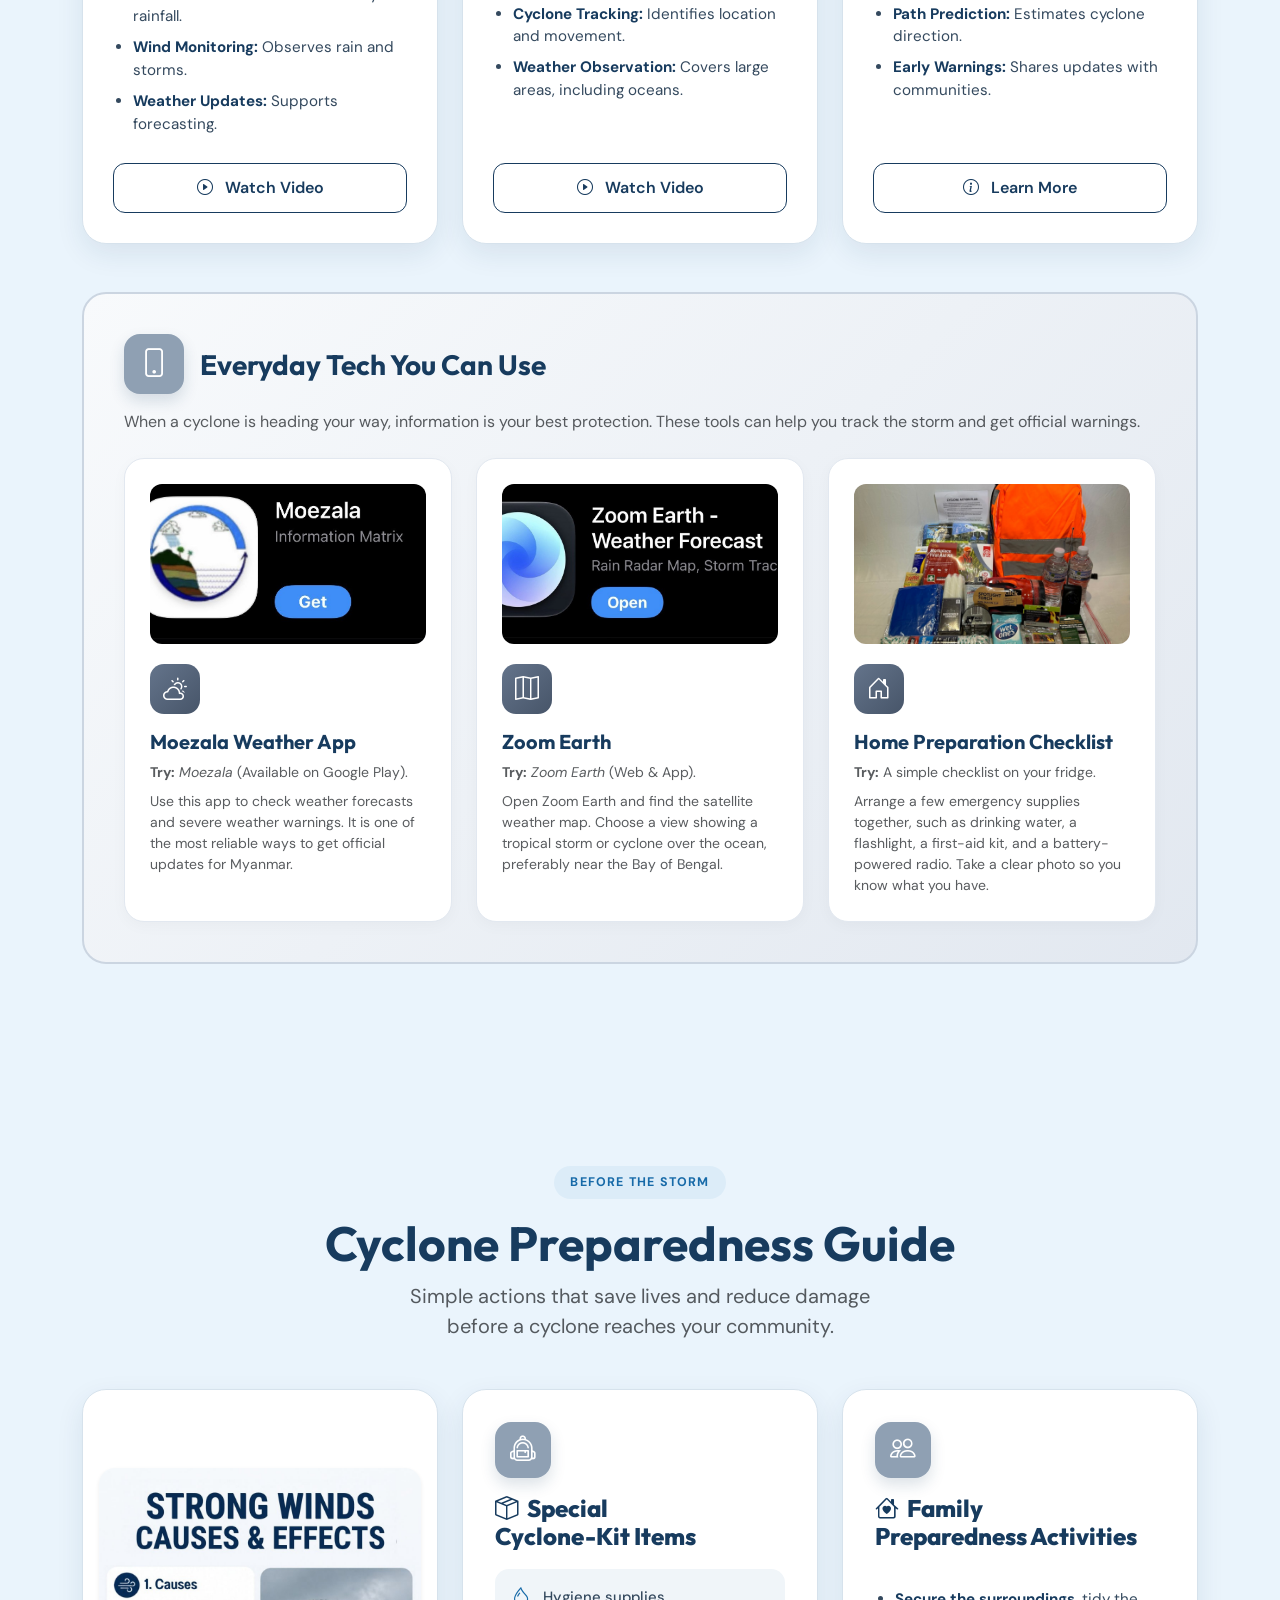
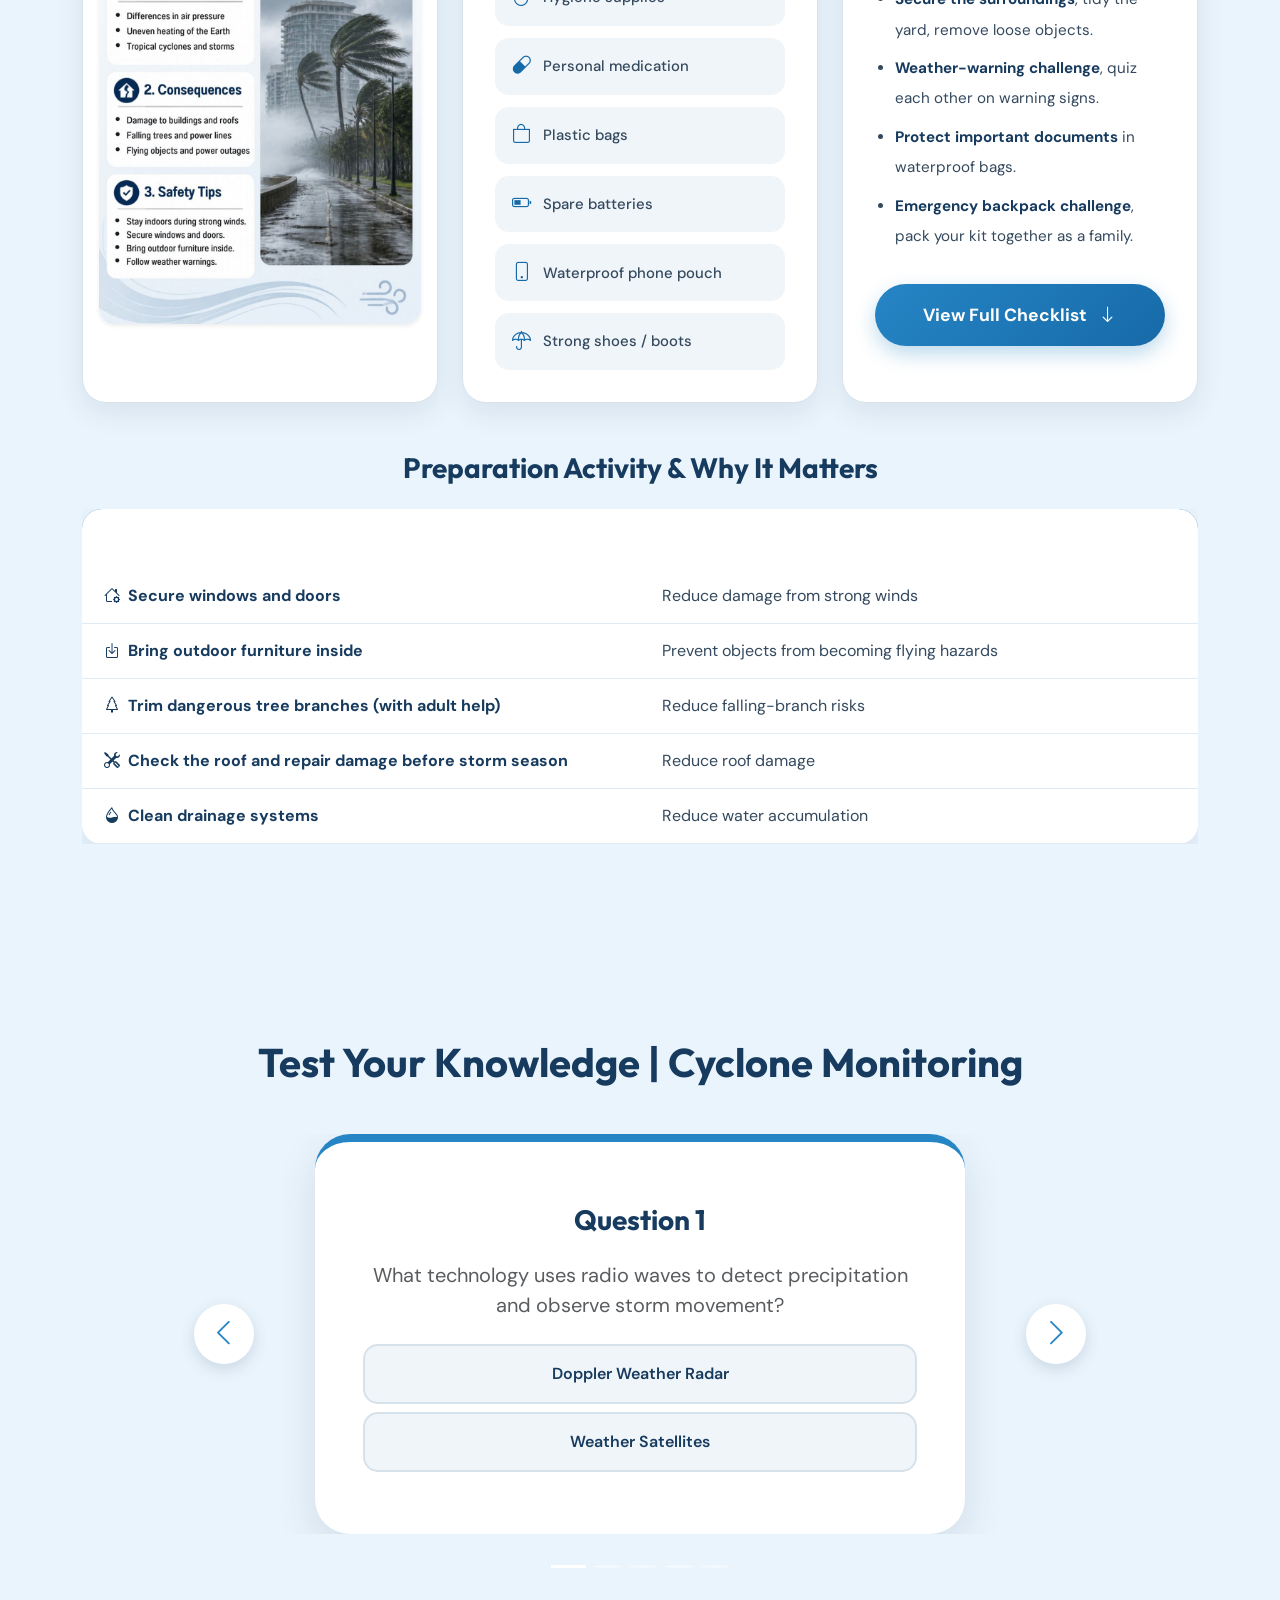
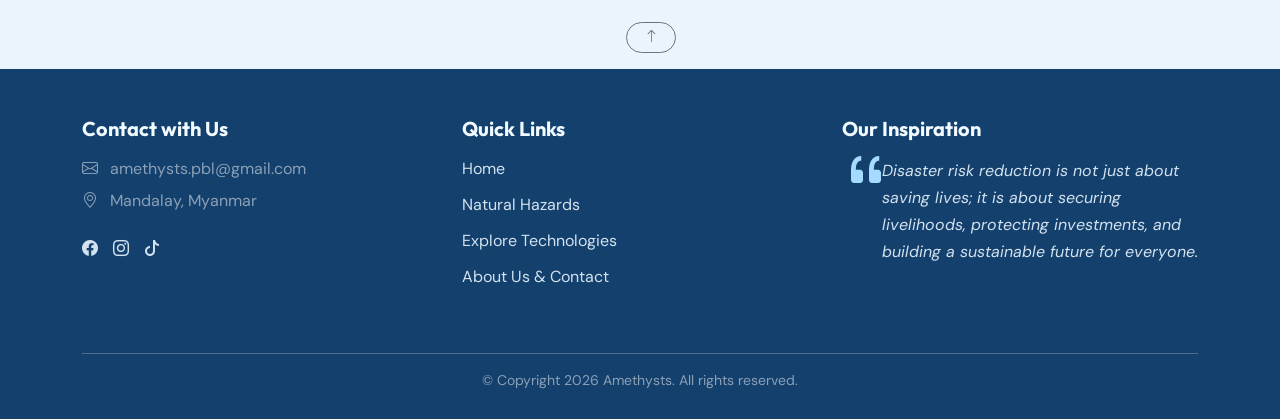
<file: pages/explore_air.html>
<!DOCTYPE html>
<html lang="en">
<head>
    <meta charset="UTF-8">
    <meta name="viewport" content="width=device-width, initial-scale=1.0">
    <title>Amethysts | Wind Technologies</title>
    <link rel="stylesheet" href="https://cdn.jsdelivr.net/npm/bootstrap@5.3.8/dist/css/bootstrap.min.css">
    <link rel="stylesheet" href="https://cdn.jsdelivr.net/npm/bootstrap-icons@1.13.1/font/bootstrap-icons.min.css">
    <link href="https://unpkg.com/aos@2.3.1/dist/aos.css" rel="stylesheet">
    <link href="https://fonts.googleapis.com/css2?family=DM+Sans:wght@400;500;600;700&display=swap" rel="stylesheet">
    <link rel="icon" href="../media/logo.png">
    <link rel="stylesheet" href="../style.css">
</head>
<body>
 
    <nav class="navbar navbar-expand-lg">
        <div class="container nav-container">
            <a class="navbar-brand fw-bold d-flex align-items-center" href="../index.html">
                <img src="../media/logo.png" alt="logo" class="nav-logo">
                <span class="brand-text">Amethysts</span>
            </a>
            <button class="navbar-toggler" type="button" data-bs-toggle="collapse" data-bs-target="#navbarNav">
                <span class="navbar-toggler-icon"></span>
            </button>
            <div class="collapse navbar-collapse" id="navbarNav">
                <ul class="navbar-nav ms-auto align-items-center">
                    <li class="nav-item"><a class="nav-link" href="../index.html">Home</a></li>
                    <li class="nav-item"><a class="nav-link" href="problem.html">Natural Hazards</a></li>
                    <li class="nav-item dropdown">
                        <a class="nav-link active dropdown-toggle" href="#" data-bs-toggle="dropdown">Explore Technologies</a>
                        <ul class="dropdown-menu">
                            <li><a href="explore_earth.html" class="dropdown-item">Earth (Seismic)</a></li>
                            <li><a href="explore_water.html" class="dropdown-item">Water (Floods)</a></li>
                            <li><a href="explore_air.html" class="dropdown-item">Wind (Cyclones)</a></li>
                            <li><a href="explore_fire.html" class="dropdown-item">Fire (Wildfires)</a></li>
                        </ul>
                    </li>
                    <li class="nav-item"><a class="nav-link" href="about.html">About Us</a></li>
                    <li class="nav-item">
                        <button class="btn btn-sm btn-outline-primary rounded-pill ms-2" data-bs-toggle="offcanvas" data-bs-target="#tipsOffcanvas" title="Quick Safety Tips">
                            <i class="bi bi-lightbulb"></i>
                        </button>
                    </li>
                </ul>
            </div>
        </div>
    </nav>
 
    <div class="offcanvas offcanvas-end custom-offcanvas" tabindex="-1" id="tipsOffcanvas">
        <div class="offcanvas-header">
            <h5 class="offcanvas-title"><i class="bi bi-shield-check me-2"></i>Quick Safety Tips</h5>
            <button type="button" class="btn-close btn-close-white" data-bs-dismiss="offcanvas"></button>
        </div>
        <div class="offcanvas-body">
            <p class="text-muted small mb-3 fw-bold">Small habits that save lives in Myanmar.</p>
            <ul class="list-group quick-facts mb-4">
                <li class="list-group-item"><i class="bi bi-phone"></i> Save local emergency numbers in your phone.</li>
                <li class="list-group-item"><i class="bi bi-bag-check"></i> Pack a small go-bag with water, snacks, power bank.</li>
                <li class="list-group-item"><i class="bi bi-people"></i> Agree on a family meeting point.</li>
                <li class="list-group-item"><i class="bi bi-megaphone"></i> Follow official warnings only.</li>
                <li class="list-group-item"><i class="bi bi-house-heart"></i> Know your nearest shelter.</li>
            </ul>
            <a href="pages/problem.html" class="offcanvas-action-btn">Learn More About Hazards</a>
        </div>
    </div>
 
    <div class="explore-hero wind-theme">
        <div class="container">
            <div class="row align-items-center g-4">
                <div class="col-12 col-lg-6 hero-text-content" data-aos="fade-right">
                    <div class="element-icon-badge mb-3"><i class="bi bi-wind"></i></div>
                    <h1 class="fw-bold mb-3 display-3">Wind & <br> Cyclone Technologies</h1>
                    <p class="fs-5 mb-4">Discover how Doppler radar, weather satellites, and forecasting systems help track tropical cyclones and warn communities about dangerous weather.</p>
                    <a href="#content-section" class="btn hero-btn">Explore The Tech</i></a>
                    <a href="../index.html" class="return-btn">Return to Home</a>
                </div>
                <div class="col-12 col-lg-6 hero-image-content d-none d-lg-block" data-aos="fade-left">
                    <img src="../media/explorecyclone.jpg" alt="Storm" class="img-fluid hero-img">
                </div>
            </div>
        </div>
        <div class="hero-blob d-none d-lg-block"></div>
    </div>
 
    <div class="container">
        <ul class="breadcrumb-custom">
            <li><a href="../index.html"><i class="bi bi-house-door me-1"></i>Home</a></li>
            <li><a href="problem.html">Explore</a></li>
            <li class="active">Wind</li>
        </ul>
    </div>
 
    <div id="content-section" class="container py-4 py-lg-5">
        <div class="text-center mb-5" data-aos="fade-up">
            <h2 class="fw-bold text-dark-blue display-5">Tracking the Storm</h2>
            <p class="fs-5 text-muted mx-auto max-w-700">Cyclones bring strong winds and heavy rain to coastal areas. Weather-monitoring tech helps track storms and gives communities early warnings.</p>
        </div>
 
        <div class="row align-items-stretch mb-5 g-3 g-lg-4">
            <div class="col-12 col-lg-4" data-aos="fade-right">
                <div class="feature-card">
                    <div class="feature-image-wrapper">
                        <img src="../media/wind_doppler.jpg" alt="Doppler Radar" class="feature-image">
                    </div>
                    <div class="feature-card-body">
                        <div class="feature-header">
                            <div class="feature-icon wind-bg"><i class="bi bi-radar"></i></div>
                            <h3 class="fw-bold text-dark-blue mb-0">Doppler Weather Radar</h3>
                        </div>
                        <div class="feature-content">
                            <p class="text-muted">Doppler radar uses radio waves to detect precipitation and observe storm movement.</p>
                            <ul class="feature-list">
                                <li><strong>Storm Detection:</strong> Identifies heavy rainfall.</li>
                                <li><strong>Wind Monitoring:</strong> Observes rain and storms.</li>
                                <li><strong>Weather Updates:</strong> Supports forecasting.</li>
                            </ul>
                        </div>
                        <div class="d-grid gap-2 mt-auto">
                            <button class="btn action-btn" data-bs-toggle="modal" data-bs-target="#dopplerModal"><i class="bi bi-play-circle me-2"></i> Watch Video</button>
                        </div>
                    </div>
                </div>
            </div>
            <div class="col-12 col-lg-4" data-aos="fade-up" data-aos-delay="100">
                <div class="feature-card">
                    <div class="feature-image-wrapper">
                        <img src="../media/wind_satellites.jpg" alt="Weather Satellites" class="feature-image">
                    </div>
                    <div class="feature-card-body">
                        <div class="feature-header">
                            <div class="feature-icon wind-bg"><i class="bi bi-globe"></i></div>
                            <h3 class="fw-bold text-dark-blue mb-0">Weather Satellites</h3>
                        </div>
                        <div class="feature-content">
                            <p class="text-muted">Weather satellites observe the Earth from space and capture images of clouds and storms.</p>
                            <ul class="feature-list">
                                <li><strong>Cloud Monitoring:</strong> Observes storm development.</li>
                                <li><strong>Cyclone Tracking:</strong> Identifies location and movement.</li>
                                <li><strong>Weather Observation:</strong> Covers large areas, including oceans.</li>
                            </ul>
                        </div>
                        <div class="d-grid gap-2 mt-auto">
                            <button class="btn action-btn" data-bs-toggle="modal" data-bs-target="#satelliteModal"><i class="bi bi-play-circle me-2"></i> Watch Video</button>
                        </div>
                    </div>
                </div>
            </div>
            <div class="col-12 col-lg-4" data-aos="fade-left" data-aos-delay="200">
                <div class="feature-card">
                    <div class="feature-image-wrapper">
                        <img src="../media/wind_tracking.jpg" alt="Cyclone Forecasting" class="feature-image">
                    </div>
                    <div class="feature-card-body">
                        <div class="feature-header">
                            <div class="feature-icon wind-bg"><i class="bi bi-exclamation-triangle"></i></div>
                            <h3 class="fw-bold text-dark-blue mb-0">Cyclone Forecasting</h3>
                        </div>
                        <div class="feature-content">
                            <p class="text-muted">Meteorologists use satellite and radar data to estimate where a cyclone may travel.</p>
                            <ul class="feature-list">
                                <li><strong>Data Analysis:</strong> Combines multiple systems.</li>
                                <li><strong>Path Prediction:</strong> Estimates cyclone direction.</li>
                                <li><strong>Early Warnings:</strong> Shares updates with communities.</li>
                            </ul>
                        </div>
                        <div class="d-grid gap-2 mt-auto">
                            <button class="btn action-btn" data-bs-toggle="modal" data-bs-target="#warningModal"><i class="bi bi-info-circle me-2"></i> Learn More</button>
                        </div>
                    </div>
                </div>
            </div>
        </div>
 
        <div class="row mb-5" data-aos="fade-up">
            <div class="col-12">
                <div class="everyday-tech-card">
                    <div class="d-flex align-items-center mb-3">
                        <div class="feature-icon wind-bg me-3"><i class="bi bi-phone"></i></div>
                        <h3 class="fw-bold text-dark-blue mb-0">Everyday Tech You Can Use</h3>
                    </div>
                    <p class="text-muted mb-4">When a cyclone is heading your way, information is your best protection. These tools can help you track the storm and get official warnings.</p>
 
                    <div class="row g-3 g-md-4">
                        <div class="col-12 col-sm-6 col-lg-4">
                            <div class="app-recommendation h-100">
                                <div class="app-image-wrapper"><img src="../media/app_moezala.jpg" alt="Moezala App" class="app-image"></div>
                                <div class="app-icon-wrapper wind-app-icon"><i class="bi bi-cloud-sun"></i></div>
                                <h5 class="fw-bold text-dark-blue mt-3">Moezala Weather App</h5>
                                <p class="text-muted small mb-2"><strong>Try:</strong> <em>Moezala</em> (Available on Google Play).</p>
                                <p class="text-muted small mb-0">Use this app to check weather forecasts and severe weather warnings. It is one of the most reliable ways to get official updates for Myanmar.</p>
                            </div>
                        </div>
                        <div class="col-12 col-sm-6 col-lg-4">
                            <div class="app-recommendation h-100">
                                <div class="app-image-wrapper"><img src="../media/app_zoomearth.jpg" alt="Zoom Earth" class="app-image"></div>
                                <div class="app-icon-wrapper wind-app-icon"><i class="bi bi-map"></i></div>
                                <h5 class="fw-bold text-dark-blue mt-3">Zoom Earth</h5>
                                <p class="text-muted small mb-2"><strong>Try:</strong> <em>Zoom Earth</em> (Web & App).</p>
                                <p class="text-muted small mb-0">Open Zoom Earth and find the satellite weather map. Choose a view showing a tropical storm or cyclone over the ocean, preferably near the Bay of Bengal.</p>
                            </div>
                        </div>
                        <div class="col-12 col-sm-6 col-lg-4">
                            <div class="app-recommendation h-100">
                                <div class="app-image-wrapper"><img src="../media/cyclonesafety.jpg" alt="Home Prep" class="app-image"></div>
                                <div class="app-icon-wrapper wind-app-icon"><i class="bi bi-house-door"></i></div>
                                <h5 class="fw-bold text-dark-blue mt-3">Home Preparation Checklist</h5>
                                <p class="text-muted small mb-2"><strong>Try:</strong> A simple checklist on your fridge.</p>
                                <p class="text-muted small mb-0">Arrange a few emergency supplies together, such as drinking water, a flashlight, a first-aid kit, and a battery-powered radio. Take a clear photo so you know what you have.</p>
                            </div>
                        </div>
                    </div>
                </div>
            </div>
        </div>
    </div>
 
    <div class="prep-section-alt wind-prep">
        <div class="container py-3">
            <div class="text-center mb-5" data-aos="fade-up">
                <span class="section-label">Before The Storm</span>
                <h2 class="fw-bold text-dark-blue display-5">Cyclone Preparedness Guide</h2>
                <p class="fs-5 text-muted mx-auto max-w-700">Simple actions that save lives and reduce damage before a cyclone reaches your community.</p>
            </div>
 
            <div class="row g-4 mb-5">
                <div class="col-12 col-lg-4" data-aos="fade-right">
                    <div class="prep-card h-100 d-flex flex-column justify-content-center p-3">
                        <img src="../media/poster_wind.jpg" alt="Cyclone Preparedness Poster" class="img-fluid rounded-4 shadow-sm w-100">
                    </div>
                </div>
 
                <div class="col-12 col-lg-4" data-aos="fade-up">
                    <div class="prep-card h-100">
                        <div class="prep-icon wind-bg"><i class="bi bi-backpack2"></i></div>
                        <h4><i class="bi bi-box-seam me-2"></i>Special Cyclone-Kit Items</h4>
                        <div class="supply-grid">
                            <div class="supply-item"><i class="bi bi-droplet"></i>Hygiene supplies</div>
                            <div class="supply-item"><i class="bi bi-capsule"></i>Personal medication</div>
                            <div class="supply-item"><i class="bi bi-bag"></i>Plastic bags</div>
                            <div class="supply-item"><i class="bi bi-battery-half"></i>Spare batteries</div>
                            <div class="supply-item"><i class="bi bi-phone"></i>Waterproof phone pouch</div>
                            <div class="supply-item"><i class="bi bi-umbrella"></i>Strong shoes / boots</div>
                        </div>
                    </div>
                </div>
 
                <div class="col-12 col-lg-4" data-aos="fade-left">
                    <div class="prep-card h-100">
                        <div class="prep-icon wind-bg"><i class="bi bi-people"></i></div>
                        <h4><i class="bi bi-house-heart me-2"></i>Family Preparedness Activities</h4>
                        <ul class="feature-list mb-0 fs-6 lh-lg">
                            <li><strong>Secure the surroundings</strong>, tidy the yard, remove loose objects.</li>
                            <li><strong>Weather-warning challenge</strong>, quiz each other on warning signs.</li>
                            <li><strong>Protect important documents</strong> in waterproof bags.</li>
                            <li><strong>Emergency backpack challenge</strong>, pack your kit together as a family.</li>
                        </ul>
                        <a href="#prep-table" class="btn custom-btn mt-4 rounded-pill w-100">
                            View Full Checklist <i class="bi bi-arrow-down ms-2"></i>
                        </a>
                    </div>
                </div>
            </div>
 
            <div class="row mb-3" id="prep-table" data-aos="fade-up">
                <div class="col-12">
                    <h3 class="fw-bold text-dark-blue mb-4 text-center">Preparation Activity & Why It Matters</h3>
                    <div class="table-responsive">
                        <table class="table activity-table align-middle">
                            <thead>
                                <tr>
                                    <th class="w-50">Preparation Activity</th>
                                    <th>Why is it important?</th>
                                </tr>
                            </thead>
                            <tbody>
                                <tr><td><i class="bi bi-house-gear me-2 text-blue-dark"></i>Secure windows and doors</td><td>Reduce damage from strong winds</td></tr>
                                <tr><td><i class="bi bi-box-arrow-in-down me-2 text-blue-dark"></i>Bring outdoor furniture inside</td><td>Prevent objects from becoming flying hazards</td></tr>
                                <tr><td><i class="bi bi-tree me-2 text-blue-dark"></i>Trim dangerous tree branches (with adult help)</td><td>Reduce falling-branch risks</td></tr>
                                <tr><td><i class="bi bi-tools me-2 text-blue-dark"></i>Check the roof and repair damage before storm season</td><td>Reduce roof damage</td></tr>
                                <tr><td><i class="bi bi-droplet-half me-2 text-blue-dark"></i>Clean drainage systems</td><td>Reduce water accumulation</td></tr>
                            </tbody>
                        </table>
                    </div>
                </div>
            </div>
        </div>
    </div>
 
    <div class="modal fade" id="dopplerModal" tabindex="-1">
        <div class="modal-dialog modal-dialog-centered modal-lg">
            <div class="modal-content border-0 shadow-lg rounded-4 overflow-hidden">
                <div class="modal-header bg-dark text-white border-0">
                    <h5 class="modal-title"><i class="bi bi-play-circle me-2"></i>Doppler Weather Radar</h5>
                    <button type="button" class="btn-close btn-close-white" data-bs-dismiss="modal"></button>
                </div>
                <div class="modal-body p-0">
                    <div class="ratio ratio-16x9">
                        <iframe src="https://www.youtube.com/embed/qhXj3s9qwTE" title="Doppler Weather Radar" allowfullscreen></iframe>
                    </div>
                    <div class="p-3 p-md-4"><p class="text-muted mb-0">Learn how Doppler radar detects precipitation and how it is used to track storms.</p></div>
                </div>
            </div>
        </div>
    </div>
 
    <div class="modal fade" id="satelliteModal" tabindex="-1">
        <div class="modal-dialog modal-dialog-centered modal-lg">
            <div class="modal-content border-0 shadow-lg rounded-4 overflow-hidden">
                <div class="modal-header bg-dark text-white border-0">
                    <h5 class="modal-title"><i class="bi bi-play-circle me-2"></i>Weather Satellites</h5>
                    <button type="button" class="btn-close btn-close-white" data-bs-dismiss="modal"></button>
                </div>
                <div class="modal-body p-0">
                    <div class="ratio ratio-16x9">
                        <iframe src="https://www.youtube.com/embed/PSrOetygS0k" title="Weather Satellites and Cyclone Tracking" allowfullscreen></iframe>
                    </div>
                    <div class="p-3 p-md-4"><p class="text-muted mb-0">Discover how satellites monitor weather systems from space.</p></div>
                </div>
            </div>
        </div>
    </div>
 
    <div class="modal fade" id="warningModal" tabindex="-1">
        <div class="modal-dialog modal-dialog-centered modal-lg modal-dialog-scrollable">
            <div class="modal-content border-0 shadow-lg rounded-4 overflow-hidden">
                <div class="modal-header bg-dark text-white border-0">
                    <h5 class="modal-title"><i class="bi bi-exclamation-triangle me-2"></i>Cyclone Early Warnings</h5>
                    <button type="button" class="btn-close btn-close-white" data-bs-dismiss="modal"></button>
                </div>
                <div class="modal-body p-3 p-md-4">
                    <div data-bs-spy="scroll" data-bs-target="#warning-list" tabindex="0" class="scrollspy-example">
                        <h4 id="list-item-1">1. Data Collection</h4>
                        <p class="text-muted">Satellites and radar collect data on the cyclone's size, speed, and path.</p>
                        <h4 id="list-item-2">2. Forecasting</h4>
                        <p class="text-muted">Computer models analyze the data to predict where the cyclone will go.</p>
                        <h4 id="list-item-3">3. Warning Issued</h4>
                        <p class="text-muted">Authorities issue warnings and evacuation orders to keep people safe.</p>
                    </div>
                </div>
            </div>
        </div>
    </div>
 
    <div id="quiz-section" class="quiz-section py-5">
        <div class="container py-3 py-lg-4">
            <h2 class="fw-bold text-dark-blue text-center display-6 mb-5 px-2" data-aos="fade-up">Test Your Knowledge | Cyclone Monitoring</h2>
            <div class="carousel slide" data-bs-interval="false" id="quizCarouselWind">
                <div class="carousel-indicators">
                    <button data-bs-target="#quizCarouselWind" data-bs-slide-to="0" class="active"></button>
                    <button data-bs-target="#quizCarouselWind" data-bs-slide-to="1"></button>
                    <button data-bs-target="#quizCarouselWind" data-bs-slide-to="2"></button>
                    <button data-bs-target="#quizCarouselWind" data-bs-slide-to="3"></button>
                    <button data-bs-target="#quizCarouselWind" data-bs-slide-to="4"></button>
                </div>
                <div class="carousel-inner" data-aos="zoom-in">
                    <div class="carousel-item active">
                        <div class="quiz-card text-center p-4 p-md-5 mx-auto">
                            <h3 class="fw-bold text-dark-blue mb-4">Question 1</h3>
                            <p class="text-muted mb-4 fs-5">What technology uses radio waves to detect precipitation and observe storm movement?</p>
                            <div class="d-grid gap-2">
                                <button class="btn quiz-option-btn" data-bs-toggle="modal" data-bs-target="#correctAnswerModal">Doppler Weather Radar</button>
                                <button class="btn quiz-option-btn" data-bs-toggle="modal" data-bs-target="#wrongAnswerModal">Weather Satellites</button>
                            </div>
                        </div>
                    </div>
                    <div class="carousel-item">
                        <div class="quiz-card text-center p-4 p-md-5 mx-auto">
                            <h3 class="fw-bold text-dark-blue mb-4">Question 2</h3>
                            <p class="text-muted mb-4 fs-5">What do weather satellites observe from space?</p>
                            <div class="d-grid gap-2">
                                <button class="btn quiz-option-btn" data-bs-toggle="modal" data-bs-target="#correctAnswerModal">Clouds and Storms</button>
                                <button class="btn quiz-option-btn" data-bs-toggle="modal" data-bs-target="#wrongAnswerModal">Ocean Buoys</button>
                            </div>
                        </div>
                    </div>
                    <div class="carousel-item">
                        <div class="quiz-card text-center p-4 p-md-5 mx-auto">
                            <h3 class="fw-bold text-dark-blue mb-4">Question 3</h3>
                            <p class="text-muted mb-4 fs-5">Why are early warnings for cyclones issued to communities?</p>
                            <div class="d-grid gap-2">
                                <button class="btn quiz-option-btn" data-bs-toggle="modal" data-bs-target="#correctAnswerModal">To help people prepare and evacuate safely</button>
                                <button class="btn quiz-option-btn" data-bs-toggle="modal" data-bs-target="#wrongAnswerModal">To stop the storm from making landfall</button>
                            </div>
                        </div>
                    </div>
                    <div class="carousel-item">
                        <div class="quiz-card text-center p-4 p-md-5 mx-auto">
                            <h3 class="fw-bold text-dark-blue mb-4">Question 4</h3>
                            <p class="text-muted mb-4 fs-5">Which app is suggested for checking weather forecasts specifically for Myanmar?</p>
                            <div class="d-grid gap-2">
                                <button class="btn quiz-option-btn" data-bs-toggle="modal" data-bs-target="#correctAnswerModal">Moezala Weather App</button>
                                <button class="btn quiz-option-btn" data-bs-toggle="modal" data-bs-target="#wrongAnswerModal">MyShake</button>
                            </div>
                        </div>
                    </div>
                    <div class="carousel-item">
                        <div class="quiz-card text-center p-4 p-md-5 mx-auto">
                            <h3 class="fw-bold text-dark-blue mb-4">Question 5</h3>
                            <p class="text-muted mb-4 fs-5">Which of these is a suggested item for a "Special Cyclone-Kit"?</p>
                            <div class="d-grid gap-2">
                                <button class="btn quiz-option-btn" data-bs-toggle="modal" data-bs-target="#wrongAnswerModal">N95 Masks</button>
                                <button class="btn quiz-option-btn" data-bs-toggle="modal" data-bs-target="#correctAnswerModal">Waterproof phone pouch</button>
                            </div>
                        </div>
                    </div>
                </div>
                <button class="carousel-control-prev custom-carousel-btn d-none d-md-flex" data-bs-target="#quizCarouselWind" data-bs-slide="prev"><i class="bi bi-chevron-left"></i></button>
                <button class="carousel-control-next custom-carousel-btn d-none d-md-flex" data-bs-target="#quizCarouselWind" data-bs-slide="next"><i class="bi bi-chevron-right"></i></button>
            </div>
        </div>
    </div>
 
    <div class="modal fade" id="correctAnswerModal" tabindex="-1">
        <div class="modal-dialog modal-dialog-centered">
            <div class="modal-content text-center border-0 shadow-lg rounded-4">
                <div class="modal-body p-4 p-md-5">
                    <i class="bi bi-check-circle-fill text-success display-1 mb-3"></i>
                    <h2 class="fw-bold text-dark-blue mb-3">Correct!</h2>
                    <p class="text-muted">Great job! You understand this technology well.</p>
                    <button type="button" class="btn custom-btn mt-3 rounded-pill px-4" data-bs-dismiss="modal">Continue</button>
                </div>
            </div>
        </div>
    </div>
 
    <div class="modal fade" id="wrongAnswerModal" tabindex="-1">
        <div class="modal-dialog modal-dialog-centered">
            <div class="modal-content text-center border-0 shadow-lg rounded-4">
                <div class="modal-body p-4 p-md-5">
                    <i class="bi bi-x-circle-fill text-danger display-1 mb-3"></i>
                    <h2 class="fw-bold text-dark-blue mb-3">Try Again</h2>
                    <p class="text-muted">That's not quite right. Review the information above and try again!</p>
                    <button type="button" class="btn custom-btn mt-3 rounded-pill px-4" data-bs-dismiss="modal">Close</button>
                </div>
            </div>
        </div>
    </div>
 
    <div class="container flex w-100" id="topbtn">
        <div class="text-center py-3 justify-content-center">
            <a href="" class="btn btn-sm btn-outline-secondary rounded-pill">
                <i class="bi bi-arrow-up"></i> 
            </a>
        </div>
    </div>
 
    <footer class="footer pt-5 pb-4">
        <div class="container">
            <div class="row">
                <div class="col-12 col-md-4 mb-4">
                    <h5 class="fw-bold mb-3">Contact with Us</h5>
                    <p class="mb-2 text-white-50"><i class="bi bi-envelope me-2"></i> amethysts.pbl@gmail.com</p>
                    <p class="mb-4 text-white-50"><i class="bi bi-geo-alt me-2"></i> Mandalay, Myanmar</p>
                    <div class="d-flex social-icons">
                        <a href="https://www.facebook.com"><i class="bi bi-facebook"></i></a>
                        <a href="https://www.instagram.com"><i class="bi bi-instagram"></i></a>
                        <a href="https://www.tiktok.com"><i class="bi bi-tiktok"></i></a>
                    </div>
                </div>
                <div class="col-12 col-md-4 mb-4">
                    <h5 class="fw-bold mb-3">Quick Links</h5>
                    <ul class="list-unstyled footer-links">
                        <li><a href="../index.html">Home</a></li>
                        <li><a href="problem.html">Natural Hazards</a></li>
                        <li><a href="explore_earth.html">Explore Technologies</a></li>
                        <li><a href="about.html">About Us & Contact</a></li>
                    </ul>
                </div>
                <div class="col-12 col-md-4 mb-4">
                    <h5 class="fw-bold mb-3">Our Inspiration</h5>
                    <div class="footer-quote">
                        <i class="bi bi-quote quote-icon"></i>
                        <p class="mb-0">Disaster risk reduction is not just about saving lives; it is about securing livelihoods, protecting investments, and building a sustainable future for everyone.</p>
                    </div>
                </div>
            </div>
            <hr class="mt-4 mb-3 border-light opacity-25">
            <div class="text-center small text-white-50">
                <p class="mb-1">&copy; Copyright 2026 Amethysts. All rights reserved.</p>
            </div>
        </div>
    </footer>
 
    <script src="https://cdn.jsdelivr.net/npm/bootstrap@5.3.8/dist/js/bootstrap.bundle.min.js"></script>
    <script src="https://unpkg.com/aos@2.3.1/dist/aos.js"></script>
    <script>AOS.init({ once: true });</script>
</body>
</html>
</file>
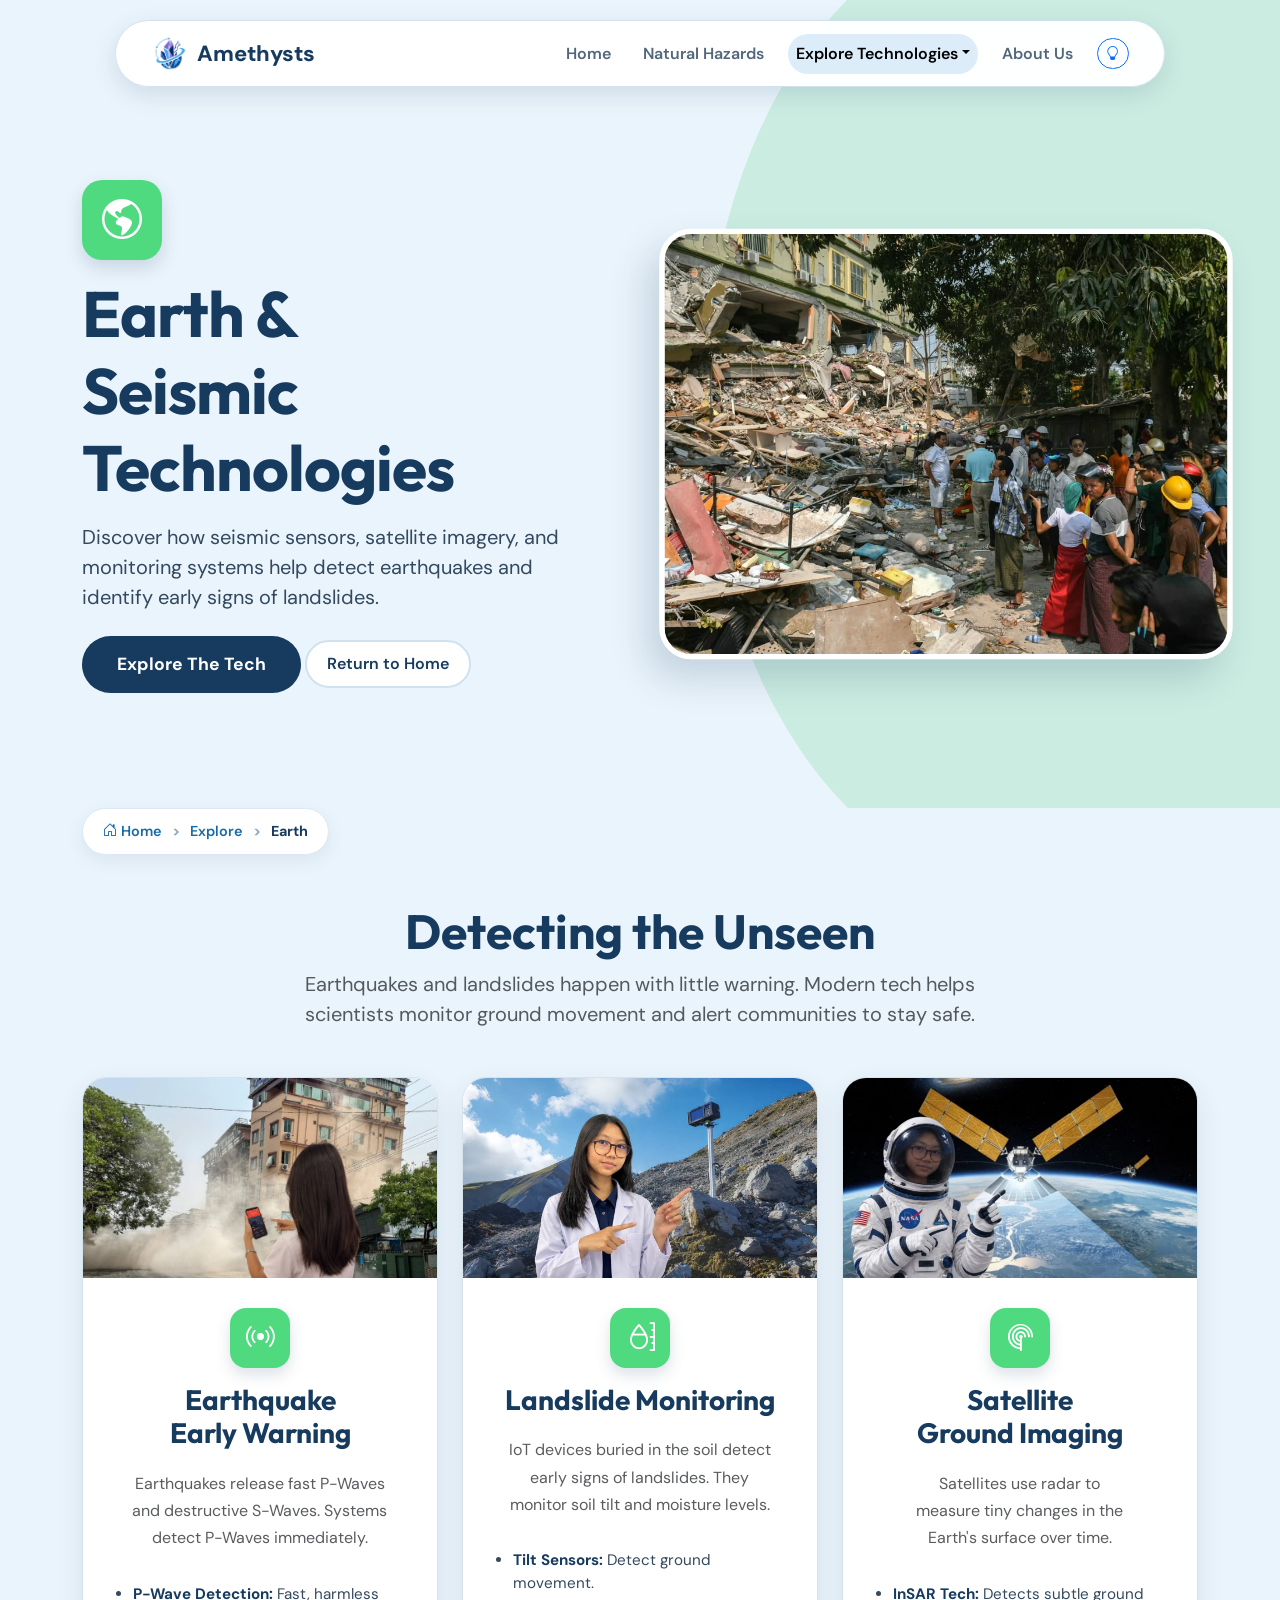
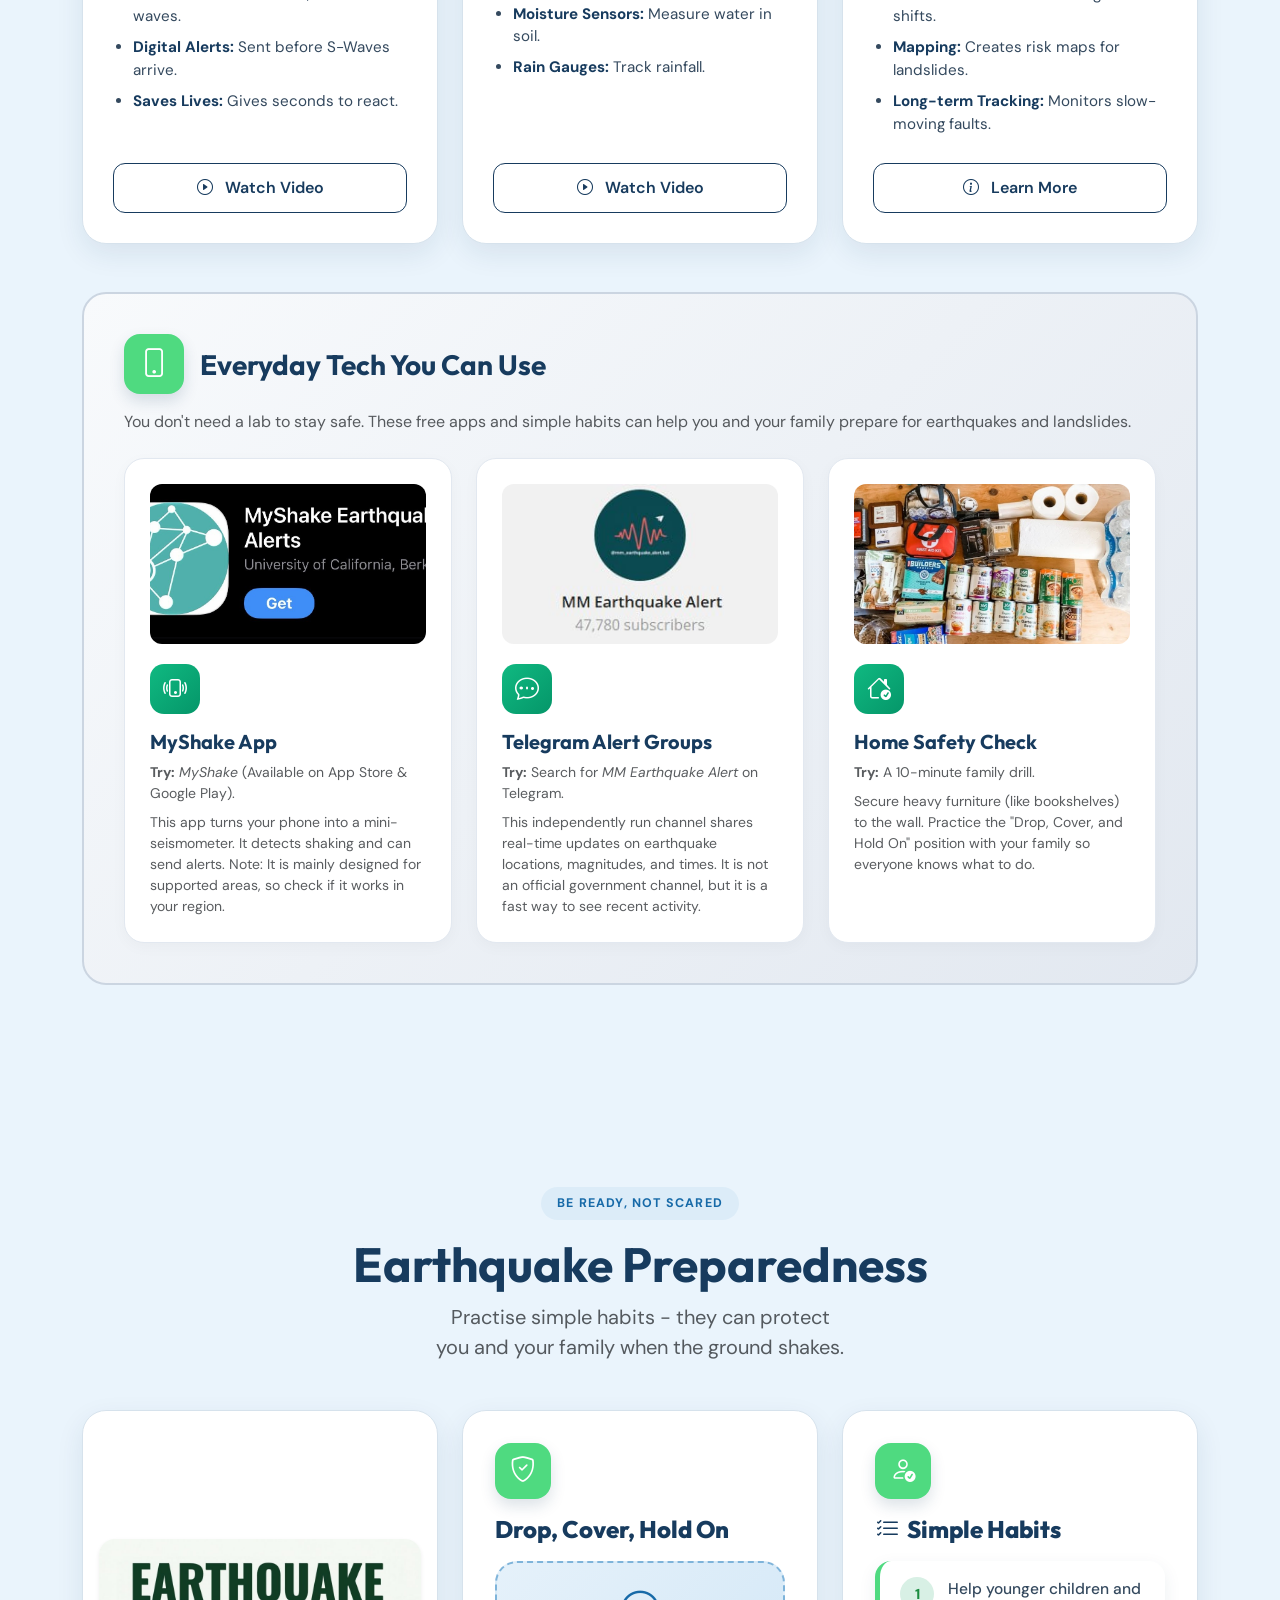
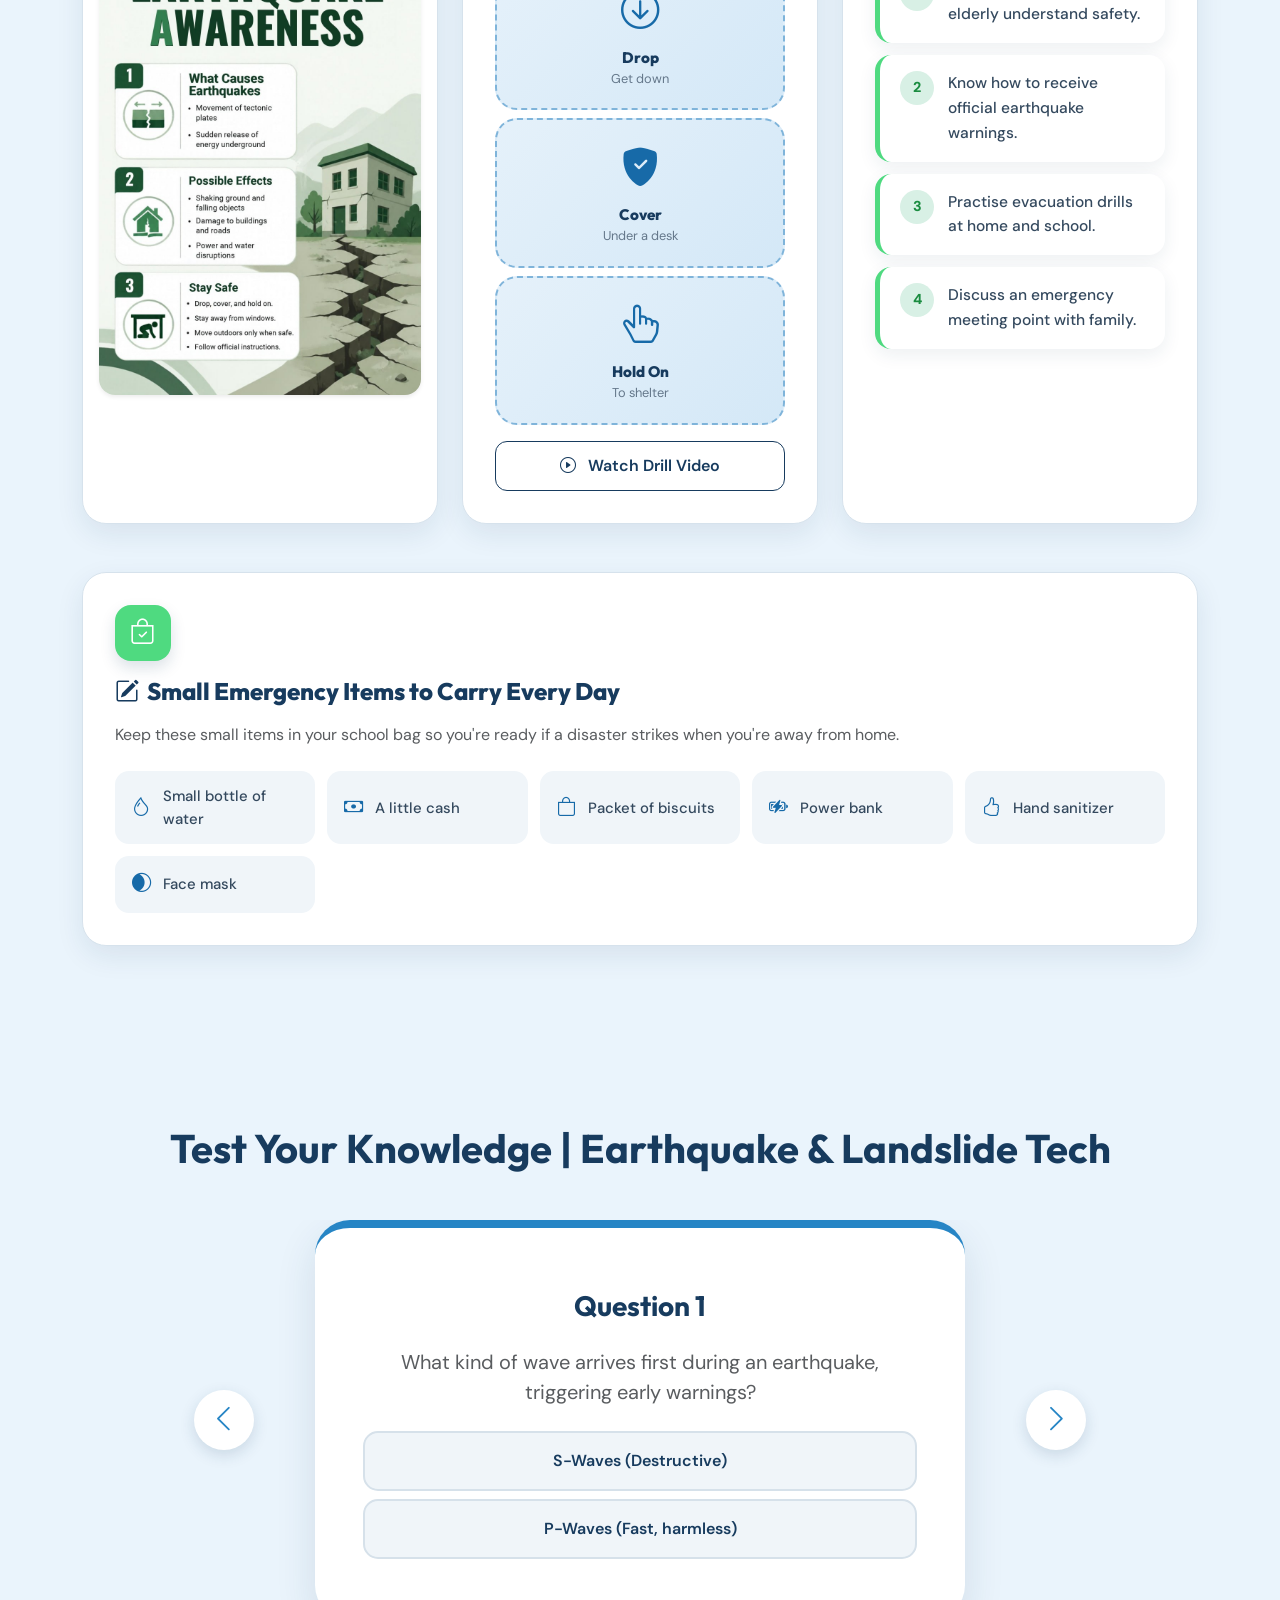
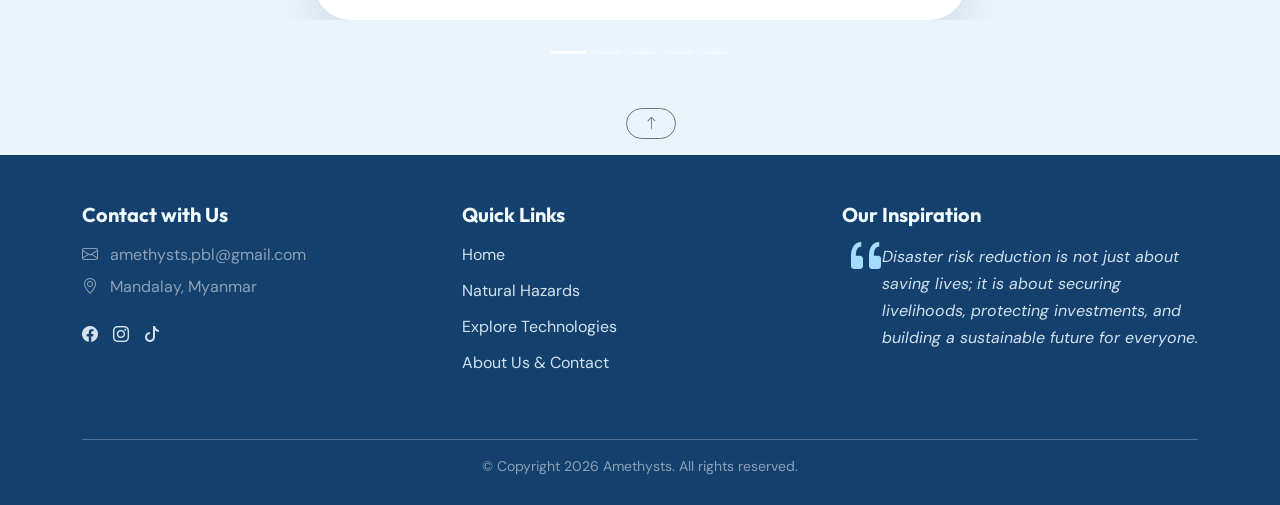
<file: pages/explore_earth.html>
<!DOCTYPE html>
<html lang="en">
<head>
    <meta charset="UTF-8">
    <meta name="viewport" content="width=device-width, initial-scale=1.0">
    <title>Amethysts | Earth Technologies</title>
    <link rel="stylesheet" href="https://cdn.jsdelivr.net/npm/bootstrap@5.3.8/dist/css/bootstrap.min.css">
    <link rel="stylesheet" href="https://cdn.jsdelivr.net/npm/bootstrap-icons@1.13.1/font/bootstrap-icons.min.css">
    <link href="https://unpkg.com/aos@2.3.1/dist/aos.css" rel="stylesheet">
    <link href="https://fonts.googleapis.com/css2?family=DM+Sans:wght@400;500;600;700&display=swap" rel="stylesheet">
    <link rel="icon" href="../media/logo.png">
    <link rel="stylesheet" href="../style.css">
</head>
<body>
 
    <nav class="navbar navbar-expand-lg">
        <div class="container nav-container">
            <a class="navbar-brand fw-bold d-flex align-items-center" href="../index.html">
                <img src="../media/logo.png" alt="logo" class="nav-logo">
                <span class="brand-text">Amethysts</span>
            </a>
            <button class="navbar-toggler" type="button" data-bs-toggle="collapse" data-bs-target="#navbarNav">
                <span class="navbar-toggler-icon"></span>
            </button>
            <div class="collapse navbar-collapse" id="navbarNav">
                <ul class="navbar-nav ms-auto align-items-center">
                    <li class="nav-item"><a class="nav-link" href="../index.html">Home</a></li>
                    <li class="nav-item"><a class="nav-link" href="problem.html">Natural Hazards</a></li>
                    <li class="nav-item dropdown">
                        <a class="nav-link active dropdown-toggle" href="#" data-bs-toggle="dropdown">Explore Technologies</a>
                        <ul class="dropdown-menu">
                            <li><a href="explore_earth.html" class="dropdown-item">Earth (Seismic)</a></li>
                            <li><a href="explore_water.html" class="dropdown-item">Water (Floods)</a></li>
                            <li><a href="explore_air.html" class="dropdown-item">Wind (Cyclones)</a></li>
                            <li><a href="explore_fire.html" class="dropdown-item">Fire (Wildfires)</a></li>
                        </ul>
                    </li>
                    <li class="nav-item"><a class="nav-link" href="about.html">About Us</a></li>
                    <li class="nav-item">
                        <button class="btn btn-sm btn-outline-primary rounded-pill ms-2" data-bs-toggle="offcanvas" data-bs-target="#tipsOffcanvas" title="Quick Safety Tips">
                            <i class="bi bi-lightbulb"></i>
                        </button>
                    </li>
                </ul>
            </div>
        </div>
    </nav>
 
    <div class="offcanvas offcanvas-end custom-offcanvas" tabindex="-1" id="tipsOffcanvas">
        <div class="offcanvas-header">
            <h5 class="offcanvas-title"><i class="bi bi-shield-check me-2"></i>Quick Safety Tips</h5>
            <button type="button" class="btn-close btn-close-white" data-bs-dismiss="offcanvas"></button>
        </div>
        <div class="offcanvas-body">
            <p class="text-muted small mb-3 fw-bold">Small habits that save lives in Myanmar.</p>
            <ul class="list-group quick-facts mb-4">
                <li class="list-group-item"><i class="bi bi-phone"></i> Save local emergency numbers in your phone.</li>
                <li class="list-group-item"><i class="bi bi-bag-check"></i> Pack a small go-bag with water, snacks, power bank.</li>
                <li class="list-group-item"><i class="bi bi-people"></i> Agree on a family meeting point.</li>
                <li class="list-group-item"><i class="bi bi-megaphone"></i> Follow official warnings only.</li>
                <li class="list-group-item"><i class="bi bi-house-heart"></i> Know your nearest shelter.</li>
            </ul>
            <a href="pages/problem.html" class="offcanvas-action-btn">Learn More About Hazards</a>
        </div>
    </div>
 
    <div class="explore-hero earth-theme">
        <div class="container">
            <div class="row align-items-center g-4">
                <div class="col-12 col-lg-6 hero-text-content" data-aos="fade-right">
                    <div class="element-icon-badge mb-3"><i class="bi bi-globe-americas"></i></div>
                    <h1 class="fw-bold mb-3 display-3">Earth & <br> Seismic Technologies</h1>
                    <p class="fs-5 mb-4">Discover how seismic sensors, satellite imagery, and monitoring systems help detect earthquakes and identify early signs of landslides.</p>
                    <a href="#content-section" class="btn hero-btn">Explore The Tech</a>
                    <a href="../index.html" class="return-btn">Return to Home</a>
                </div>
                <div class="col-12 col-lg-6 hero-image-content d-none d-lg-block" data-aos="fade-left">
                    <img src="../media/exploreearth.jpg" alt="Earthquake Mandalay" class="img-fluid hero-img">
                </div>
            </div>
        </div>
        <div class="hero-blob d-none d-lg-block"></div>
    </div>
 
    <div class="container">
        <ul class="breadcrumb-custom">
            <li><a href="../index.html"><i class="bi bi-house-door me-1"></i>Home</a></li>
            <li><a href="problem.html">Explore</a></li>
            <li class="active">Earth</li>
        </ul>
    </div>
 
    <div id="content-section" class="container py-4 py-lg-5">
        <div class="text-center mb-5" data-aos="fade-up">
            <h2 class="fw-bold text-dark-blue display-5">Detecting the Unseen</h2>
            <p class="fs-5 text-muted mx-auto max-w-700">Earthquakes and landslides happen with little warning. Modern tech helps scientists monitor ground movement and alert communities to stay safe.</p>
        </div>
 
        <div class="row align-items-stretch mb-5 g-3 g-lg-4">
            <div class="col-12 col-lg-4" data-aos="fade-right">
                <div class="feature-card">
                    <div class="feature-image-wrapper">
                        <img src="../media/earth_earthquake.jpg" alt="Earthquake Tech" class="feature-image">
                    </div>
                    <div class="feature-card-body">
                        <div class="feature-header">
                            <div class="feature-icon earth-bg"><i class="bi bi-broadcast"></i></div>
                            <h3 class="fw-bold text-dark-blue mb-0">Earthquake Early Warning</h3>
                        </div>
                        <div class="feature-content">
                            <p class="text-muted">Earthquakes release fast P-Waves and destructive S-Waves. Systems detect P-Waves immediately.</p>
                            <ul class="feature-list">
                                <li><strong>P-Wave Detection:</strong> Fast, harmless waves.</li>
                                <li><strong>Digital Alerts:</strong> Sent before S-Waves arrive.</li>
                                <li><strong>Saves Lives:</strong> Gives seconds to react.</li>
                            </ul>
                        </div>
                        <div class="d-grid gap-2 mt-auto">
                            <button class="btn action-btn" data-bs-toggle="modal" data-bs-target="#seismometerModal"><i class="bi bi-play-circle me-2"></i> Watch Video</button>
                        </div>
                    </div>
                </div>
            </div>
            <div class="col-12 col-lg-4" data-aos="fade-up" data-aos-delay="100">
                <div class="feature-card">
                    <div class="feature-image-wrapper">
                        <img src="../media/earth_landslide.jpg" alt="Landslide Tech" class="feature-image">
                    </div>
                    <div class="feature-card-body">
                        <div class="feature-header">
                            <div class="feature-icon earth-bg"><i class="bi bi-moisture"></i></div>
                            <h3 class="fw-bold text-dark-blue mb-0">Landslide Monitoring</h3>
                        </div>
                        <div class="feature-content">
                            <p class="text-muted">IoT devices buried in the soil detect early signs of landslides. They monitor soil tilt and moisture levels.</p>
                            <ul class="feature-list">
                                <li><strong>Tilt Sensors:</strong> Detect ground movement.</li>
                                <li><strong>Moisture Sensors:</strong> Measure water in soil.</li>
                                <li><strong>Rain Gauges:</strong> Track rainfall.</li>
                            </ul>
                        </div>
                        <div class="d-grid gap-2 mt-auto">
                            <button class="btn action-btn" data-bs-toggle="modal" data-bs-target="#landslideModal"><i class="bi bi-play-circle me-2"></i> Watch Video</button>
                        </div>
                    </div>
                </div>
            </div>
            <div class="col-12 col-lg-4" data-aos="fade-left" data-aos-delay="200">
                <div class="feature-card">
                    <div class="feature-image-wrapper">
                        <img src="../media/satellite_imaging.jpg" alt="Satellite Imaging" class="feature-image">
                    </div>
                    <div class="feature-card-body">
                        <div class="feature-header">
                            <div class="feature-icon earth-bg"><i class="bi bi-radar"></i></div>
                            <h3 class="fw-bold text-dark-blue mb-0">Satellite Ground Imaging</h3>
                        </div>
                        <div class="feature-content">
                            <p class="text-muted">Satellites use radar to measure tiny changes in the Earth's surface over time.</p>
                            <ul class="feature-list">
                                <li><strong>InSAR Tech:</strong> Detects subtle ground shifts.</li>
                                <li><strong>Mapping:</strong> Creates risk maps for landslides.</li>
                                <li><strong>Long-term Tracking:</strong> Monitors slow-moving faults.</li>
                            </ul>
                        </div>
                        <div class="d-grid gap-2 mt-auto">
                            <button class="btn action-btn" data-bs-toggle="modal" data-bs-target="#communityModal"><i class="bi bi-info-circle me-2"></i> Learn More</button>
                        </div>
                    </div>
                </div>
            </div>
        </div>
 
        <div class="row mb-5" data-aos="fade-up">
            <div class="col-12">
                <div class="everyday-tech-card">
                    <div class="d-flex align-items-center mb-3">
                        <div class="feature-icon earth-bg me-3"><i class="bi bi-phone"></i></div>
                        <h3 class="fw-bold text-dark-blue mb-0">Everyday Tech You Can Use</h3>
                    </div>
                    <p class="text-muted mb-4">You don't need a lab to stay safe. These free apps and simple habits can help you and your family prepare for earthquakes and landslides.</p>
 
                    <div class="row g-3 g-md-4">
                        <div class="col-12 col-sm-6 col-lg-4">
                            <div class="app-recommendation h-100">
                                <div class="app-image-wrapper">
                                    <img src="../media/app_myshake.jpg" alt="MyShake App" class="app-image">
                                </div>
                                <div class="app-icon-wrapper earth-app-icon"><i class="bi bi-phone-vibrate"></i></div>
                                <h5 class="fw-bold text-dark-blue mt-3">MyShake App</h5>
                                <p class="text-muted small mb-2"><strong>Try:</strong> <em>MyShake</em> (Available on App Store & Google Play).</p>
                                <p class="text-muted small mb-0">This app turns your phone into a mini-seismometer. It detects shaking and can send alerts. Note: It is mainly designed for supported areas, so check if it works in your region.</p>
                            </div>
                        </div>
                        <div class="col-12 col-sm-6 col-lg-4">
                            <div class="app-recommendation h-100">
                                <div class="app-image-wrapper">
                                    <img src="../media/app_tggroup.jpg" alt="Telegram Alert" class="app-image">
                                </div>
                                <div class="app-icon-wrapper earth-app-icon"><i class="bi bi-chat-dots"></i></div>
                                <h5 class="fw-bold text-dark-blue mt-3">Telegram Alert Groups</h5>
                                <p class="text-muted small mb-2"><strong>Try:</strong> Search for <em>MM Earthquake Alert</em> on Telegram.</p>
                                <p class="text-muted small mb-0">This independently run channel shares real-time updates on earthquake locations, magnitudes, and times. It is not an official government channel, but it is a fast way to see recent activity.</p>
                            </div>
                        </div>
                        <div class="col-12 col-sm-6 col-lg-4">
                            <div class="app-recommendation h-100">
                                <div class="app-image-wrapper">
                                    <img src="../media/earthsafety.jpg" alt="Home Safety" class="app-image">
                                </div>
                                <div class="app-icon-wrapper earth-app-icon"><i class="bi bi-house-check"></i></div>
                                <h5 class="fw-bold text-dark-blue mt-3">Home Safety Check</h5>
                                <p class="text-muted small mb-2"><strong>Try:</strong> A 10-minute family drill.</p>
                                <p class="text-muted small mb-0">Secure heavy furniture (like bookshelves) to the wall. Practice the "Drop, Cover, and Hold On" position with your family so everyone knows what to do.</p>
                            </div>
                        </div>
                    </div>
                </div>
            </div>
        </div>
    </div>
 
    <div class="prep-section earth-prep">
        <div class="container py-3">
            <div class="text-center mb-5" data-aos="fade-up">
                <span class="section-label">Be Ready, Not Scared</span>
                <h2 class="fw-bold text-dark-blue display-5">Earthquake Preparedness</h2>
                <p class="fs-5 text-muted mx-auto max-w-700">Practise simple habits - they can protect you and your family when the ground shakes.</p>
            </div>
 
            <div class="row g-4 mb-5">
                <div class="col-12 col-lg-4" data-aos="fade-right">
                    <div class="prep-card h-100 d-flex flex-column justify-content-center p-3">
                        <img src="../media/poster_earth.jpg" alt="Earthquake Preparedness Poster" class="img-fluid rounded-4 shadow-sm w-100">
                    </div>
                </div>
 
                <div class="col-12 col-lg-4" data-aos="fade-up">
                    <div class="prep-card h-100">
                        <div class="prep-icon earth-bg"><i class="bi bi-shield-check"></i></div>
                        <h4>Drop, Cover, Hold On</h4>
                        <div class="row g-2 mb-3">
                            <div class="col-12">
                                <div class="dch-visual">
                                    <i class="bi bi-arrow-down-circle"></i>
                                    <h6>Drop</h6><p>Get down</p>
                                </div>
                            </div>
                            <div class="col-12">
                                <div class="dch-visual">
                                    <i class="bi bi-shield-fill-check"></i>
                                    <h6>Cover</h6><p>Under a desk</p>
                                </div>
                            </div>
                            <div class="col-12">
                                <div class="dch-visual">
                                    <i class="bi bi-hand-index-thumb"></i>
                                    <h6>Hold On</h6><p>To shelter</p>
                                </div>
                            </div>
                        </div>
                        <button class="btn action-btn w-100 mt-auto" data-bs-toggle="modal" data-bs-target="#drillModal">
                            <i class="bi bi-play-circle me-2"></i> Watch Drill Video
                        </button>
                    </div>
                </div>
 
                <div class="col-12 col-lg-4" data-aos="fade-left">
                    <div class="prep-card h-100">
                        <div class="prep-icon earth-bg"><i class="bi bi-person-check"></i></div>
                        <h4><i class="bi bi-list-check me-2"></i>Simple Habits</h4>
                        <div class="habit-item"><div class="habit-num">1</div><p>Help younger children and elderly understand safety.</p></div>
                        <div class="habit-item"><div class="habit-num">2</div><p>Know how to receive official earthquake warnings.</p></div>
                        <div class="habit-item"><div class="habit-num">3</div><p>Practise evacuation drills at home and school.</p></div>
                        <div class="habit-item"><div class="habit-num">4</div><p>Discuss an emergency meeting point with family.</p></div>
                    </div>
                </div>
            </div>
 
            <div class="row" data-aos="fade-up">
                <div class="col-12">
                    <div class="prep-card">
                        <div class="prep-icon earth-bg"><i class="bi bi-bag-check"></i></div>
                        <h4><i class="bi bi-pencil-square me-2"></i>Small Emergency Items to Carry Every Day</h4>
                        <p class="text-muted mb-4">Keep these small items in your school bag so you're ready if a disaster strikes when you're away from home.</p>
                        <div class="supply-grid">
                            <div class="supply-item"><i class="bi bi-droplet"></i>Small bottle of water</div>
                            <div class="supply-item"><i class="bi bi-cash"></i>A little cash</div>
                            <div class="supply-item"><i class="bi bi-bag"></i>Packet of biscuits</div>
                            <div class="supply-item"><i class="bi bi-battery-charging"></i>Power bank</div>
                            <div class="supply-item"><i class="bi bi-hand-thumbs-up"></i>Hand sanitizer</div>
                            <div class="supply-item"><i class="bi bi-mask"></i>Face mask</div>
                        </div>
                    </div>
                </div>
            </div>
        </div>
    </div>
 
    <div class="modal fade" id="seismometerModal" tabindex="-1">
        <div class="modal-dialog modal-dialog-centered modal-lg">
            <div class="modal-content border-0 shadow-lg rounded-4 overflow-hidden">
                <div class="modal-header bg-dark text-white border-0">
                    <h5 class="modal-title"><i class="bi bi-play-circle me-2"></i>How Seismometers Work</h5>
                    <button type="button" class="btn-close btn-close-white" data-bs-dismiss="modal"></button>
                </div>
                <div class="modal-body p-0">
                    <div class="ratio ratio-16x9">
                        <iframe src="https://www.youtube.com/embed/geNiqkgZDXA" title="How Seismometers Work" allowfullscreen></iframe>
                    </div>
                    <div class="p-3 p-md-4"><p class="text-muted mb-0">This video demonstrates how a seismometer detects ground movement and converts it into a digital reading.</p></div>
                </div>
            </div>
        </div>
    </div>
 
    <div class="modal fade" id="communityModal" tabindex="-1">
        <div class="modal-dialog modal-dialog-centered">
            <div class="modal-content border-0 shadow-lg rounded-4 overflow-hidden">
                <div class="modal-header bg-dark text-white border-0">
                    <h5 class="modal-title"><i class="bi bi-people me-2"></i>Satellite Imaging & Communities</h5>
                    <button type="button" class="btn-close btn-close-white" data-bs-dismiss="modal"></button>
                </div>
                <div class="modal-body p-3 p-md-4">
                    <p class="text-muted">Satellite imaging helps planners avoid building on unstable ground, and communities can practice earthquake drills to ensure everyone knows what to do when an alert is received.</p>
                </div>
            </div>
        </div>
    </div>
 
    <div class="modal fade" id="landslideModal" tabindex="-1">
        <div class="modal-dialog modal-dialog-centered modal-lg">
            <div class="modal-content border-0 shadow-lg rounded-4 overflow-hidden">
                <div class="modal-header bg-dark text-white border-0">
                    <h5 class="modal-title"><i class="bi bi-moisture me-2"></i>Landslide Monitoring</h5>
                    <button type="button" class="btn-close btn-close-white" data-bs-dismiss="modal"></button>
                </div>
                <div class="modal-body p-0">
                    <div class="ratio ratio-16x9">
                        <iframe src="https://www.youtube.com/embed/CgfjbnwU7JQ" title="Landslide Awareness and Preparedness" allowfullscreen></iframe>
                    </div>
                    <div class="p-3 p-md-4"><p class="text-muted mb-0">See how IoT sensors are deployed in mountainous regions to detect early signs of landslides.</p></div>
                </div>
            </div>
        </div>
    </div>
 
    <div class="modal fade" id="drillModal" tabindex="-1">
        <div class="modal-dialog modal-dialog-centered modal-lg">
            <div class="modal-content border-0 shadow-lg rounded-4 overflow-hidden">
                <div class="modal-header bg-dark text-white border-0">
                    <h5 class="modal-title"><i class="bi bi-play-circle me-2"></i>Earthquake Drill - Drop, Cover, Hold On</h5>
                    <button type="button" class="btn-close btn-close-white" data-bs-dismiss="modal"></button>
                </div>
                <div class="modal-body p-0">
                    <div class="ratio ratio-16x9">
                        <iframe src="https://www.youtube.com/embed/BLEPakj1YTY" title="Drop Cover Hold On Drill" allowfullscreen></iframe>
                    </div>
                    <div class="p-3 p-md-4"><p class="text-muted mb-0">Watch this short demonstration and practise the drill with your family.</p></div>
                </div>
            </div>
        </div>
    </div>
 
    <div id="quiz-section" class="quiz-section py-5">
        <div class="container py-3 py-lg-4">
            <h2 class="fw-bold text-dark-blue text-center display-6 mb-5 px-2" data-aos="fade-up">Test Your Knowledge | Earthquake & Landslide Tech</h2>
            <div class="carousel slide" data-bs-interval="false" id="quizCarouselEarth">
                <div class="carousel-indicators">
                    <button data-bs-target="#quizCarouselEarth" data-bs-slide-to="0" class="active"></button>
                    <button data-bs-target="#quizCarouselEarth" data-bs-slide-to="1"></button>
                    <button data-bs-target="#quizCarouselEarth" data-bs-slide-to="2"></button>
                    <button data-bs-target="#quizCarouselEarth" data-bs-slide-to="3"></button>
                    <button data-bs-target="#quizCarouselEarth" data-bs-slide-to="4"></button>
                </div>
                <div class="carousel-inner" data-aos="zoom-in">
                    <div class="carousel-item active">
                        <div class="quiz-card text-center p-4 p-md-5 mx-auto">
                            <h3 class="fw-bold text-dark-blue mb-4">Question 1</h3>
                            <p class="text-muted mb-4 fs-5">What kind of wave arrives first during an earthquake, triggering early warnings?</p>
                            <div class="d-grid gap-2">
                                <button class="btn quiz-option-btn" data-bs-toggle="modal" data-bs-target="#wrongAnswerModal">S-Waves (Destructive)</button>
                                <button class="btn quiz-option-btn" data-bs-toggle="modal" data-bs-target="#correctAnswerModal">P-Waves (Fast, harmless)</button>
                            </div>
                        </div>
                    </div>
                    <div class="carousel-item">
                        <div class="quiz-card text-center p-4 p-md-5 mx-auto">
                            <h3 class="fw-bold text-dark-blue mb-4">Question 2</h3>
                            <p class="text-muted mb-4 fs-5">What technology is buried in the soil to detect early signs of landslides?</p>
                            <div class="d-grid gap-2">
                                <button class="btn quiz-option-btn" data-bs-toggle="modal" data-bs-target="#correctAnswerModal">Tilt sensors & moisture sensors</button>
                                <button class="btn quiz-option-btn" data-bs-toggle="modal" data-bs-target="#wrongAnswerModal">Weather satellites</button>
                            </div>
                        </div>
                    </div>
                    <div class="carousel-item">
                        <div class="quiz-card text-center p-4 p-md-5 mx-auto">
                            <h3 class="fw-bold text-dark-blue mb-4">Question 3</h3>
                            <p class="text-muted mb-4 fs-5">What does the InSAR satellite technology measure?</p>
                            <div class="d-grid gap-2">
                                <button class="btn quiz-option-btn" data-bs-toggle="modal" data-bs-target="#correctAnswerModal">Tiny changes in the Earth's surface</button>
                                <button class="btn quiz-option-btn" data-bs-toggle="modal" data-bs-target="#wrongAnswerModal">Ocean temperatures</button>
                            </div>
                        </div>
                    </div>
                    <div class="carousel-item">
                        <div class="quiz-card text-center p-4 p-md-5 mx-auto">
                            <h3 class="fw-bold text-dark-blue mb-4">Question 4</h3>
                            <p class="text-muted mb-4 fs-5">Which app turns your phone into a mini-seismometer to detect shaking?</p>
                            <div class="d-grid gap-2">
                                <button class="btn quiz-option-btn" data-bs-toggle="modal" data-bs-target="#correctAnswerModal">MyShake</button>
                                <button class="btn quiz-option-btn" data-bs-toggle="modal" data-bs-target="#wrongAnswerModal">Telegram Alert</button>
                            </div>
                        </div>
                    </div>
                    <div class="carousel-item">
                        <div class="quiz-card text-center p-4 p-md-5 mx-auto">
                            <h3 class="fw-bold text-dark-blue mb-4">Question 5</h3>
                            <p class="text-muted mb-4 fs-5">What is the correct safety action to practise during an earthquake?</p>
                            <div class="d-grid gap-2">
                                <button class="btn quiz-option-btn" data-bs-toggle="modal" data-bs-target="#correctAnswerModal">Drop, Cover, and Hold On</button>
                                <button class="btn quiz-option-btn" data-bs-toggle="modal" data-bs-target="#wrongAnswerModal">Run outside immediately</button>
                            </div>
                        </div>
                    </div>
                </div>
                <button class="carousel-control-prev custom-carousel-btn d-none d-md-flex" data-bs-target="#quizCarouselEarth" data-bs-slide="prev"><i class="bi bi-chevron-left"></i></button>
                <button class="carousel-control-next custom-carousel-btn d-none d-md-flex" data-bs-target="#quizCarouselEarth" data-bs-slide="next"><i class="bi bi-chevron-right"></i></button>
            </div>
        </div>
    </div>
 
    <div class="modal fade" id="correctAnswerModal" tabindex="-1">
        <div class="modal-dialog modal-dialog-centered">
            <div class="modal-content text-center border-0 shadow-lg rounded-4">
                <div class="modal-body p-4 p-md-5">
                    <i class="bi bi-check-circle-fill text-success display-1 mb-3"></i>
                    <h2 class="fw-bold text-dark-blue mb-3">Correct!</h2>
                    <p class="text-muted">Great job! You understand this technology well.</p>
                    <button type="button" class="btn custom-btn mt-3 rounded-pill px-4" data-bs-dismiss="modal">Continue</button>
                </div>
            </div>
        </div>
    </div>
 
    <div class="modal fade" id="wrongAnswerModal" tabindex="-1">
        <div class="modal-dialog modal-dialog-centered">
            <div class="modal-content text-center border-0 shadow-lg rounded-4">
                <div class="modal-body p-4 p-md-5">
                    <i class="bi bi-x-circle-fill text-danger display-1 mb-3"></i>
                    <h2 class="fw-bold text-dark-blue mb-3">Try Again</h2>
                    <p class="text-muted">That's not quite right. Review the information above and try again!</p>
                    <button type="button" class="btn custom-btn mt-3 rounded-pill px-4" data-bs-dismiss="modal">Close</button>
                </div>
            </div>
        </div>
    </div>
 
    <div class="container flex w-100" id="topbtn">
        <div class="text-center py-3 justify-content-center">
            <a href="" class="btn btn-sm btn-outline-secondary rounded-pill">
                <i class="bi bi-arrow-up"></i> 
            </a>
        </div>
    </div>
 
    <footer class="footer pt-5 pb-4">
        <div class="container">
            <div class="row">
                <div class="col-12 col-md-4 mb-4">
                    <h5 class="fw-bold mb-3">Contact with Us</h5>
                    <p class="mb-2 text-white-50"><i class="bi bi-envelope me-2"></i> amethysts.pbl@gmail.com</p>
                    <p class="mb-4 text-white-50"><i class="bi bi-geo-alt me-2"></i> Mandalay, Myanmar</p>
                    <div class="d-flex social-icons">
                        <a href="https://www.facebook.com"><i class="bi bi-facebook"></i></a>
                        <a href="https://www.instagram.com"><i class="bi bi-instagram"></i></a>
                        <a href="https://www.tiktok.com"><i class="bi bi-tiktok"></i></a>
                    </div>
                </div>
                <div class="col-12 col-md-4 mb-4">
                    <h5 class="fw-bold mb-3">Quick Links</h5>
                    <ul class="list-unstyled footer-links">
                        <li><a href="../index.html">Home</a></li>
                        <li><a href="problem.html">Natural Hazards</a></li>
                        <li><a href="explore_earth.html">Explore Technologies</a></li>
                        <li><a href="about.html">About Us & Contact</a></li>
                    </ul>
                </div>
                <div class="col-12 col-md-4 mb-4">
                    <h5 class="fw-bold mb-3">Our Inspiration</h5>
                    <div class="footer-quote">
                        <i class="bi bi-quote quote-icon"></i>
                        <p class="mb-0">Disaster risk reduction is not just about saving lives; it is about securing livelihoods, protecting investments, and building a sustainable future for everyone.</p>
                    </div>
                </div>
            </div>
            <hr class="mt-4 mb-3 border-light opacity-25">
            <div class="text-center small text-white-50">
                <p class="mb-1">&copy; Copyright 2026 Amethysts. All rights reserved.</p>
            </div>
        </div>
    </footer>
 
    <script src="https://cdn.jsdelivr.net/npm/bootstrap@5.3.8/dist/js/bootstrap.bundle.min.js"></script>
    <script src="https://unpkg.com/aos@2.3.1/dist/aos.js"></script>
    <script>AOS.init({ once: true });</script>
</body>
</html>
</file>
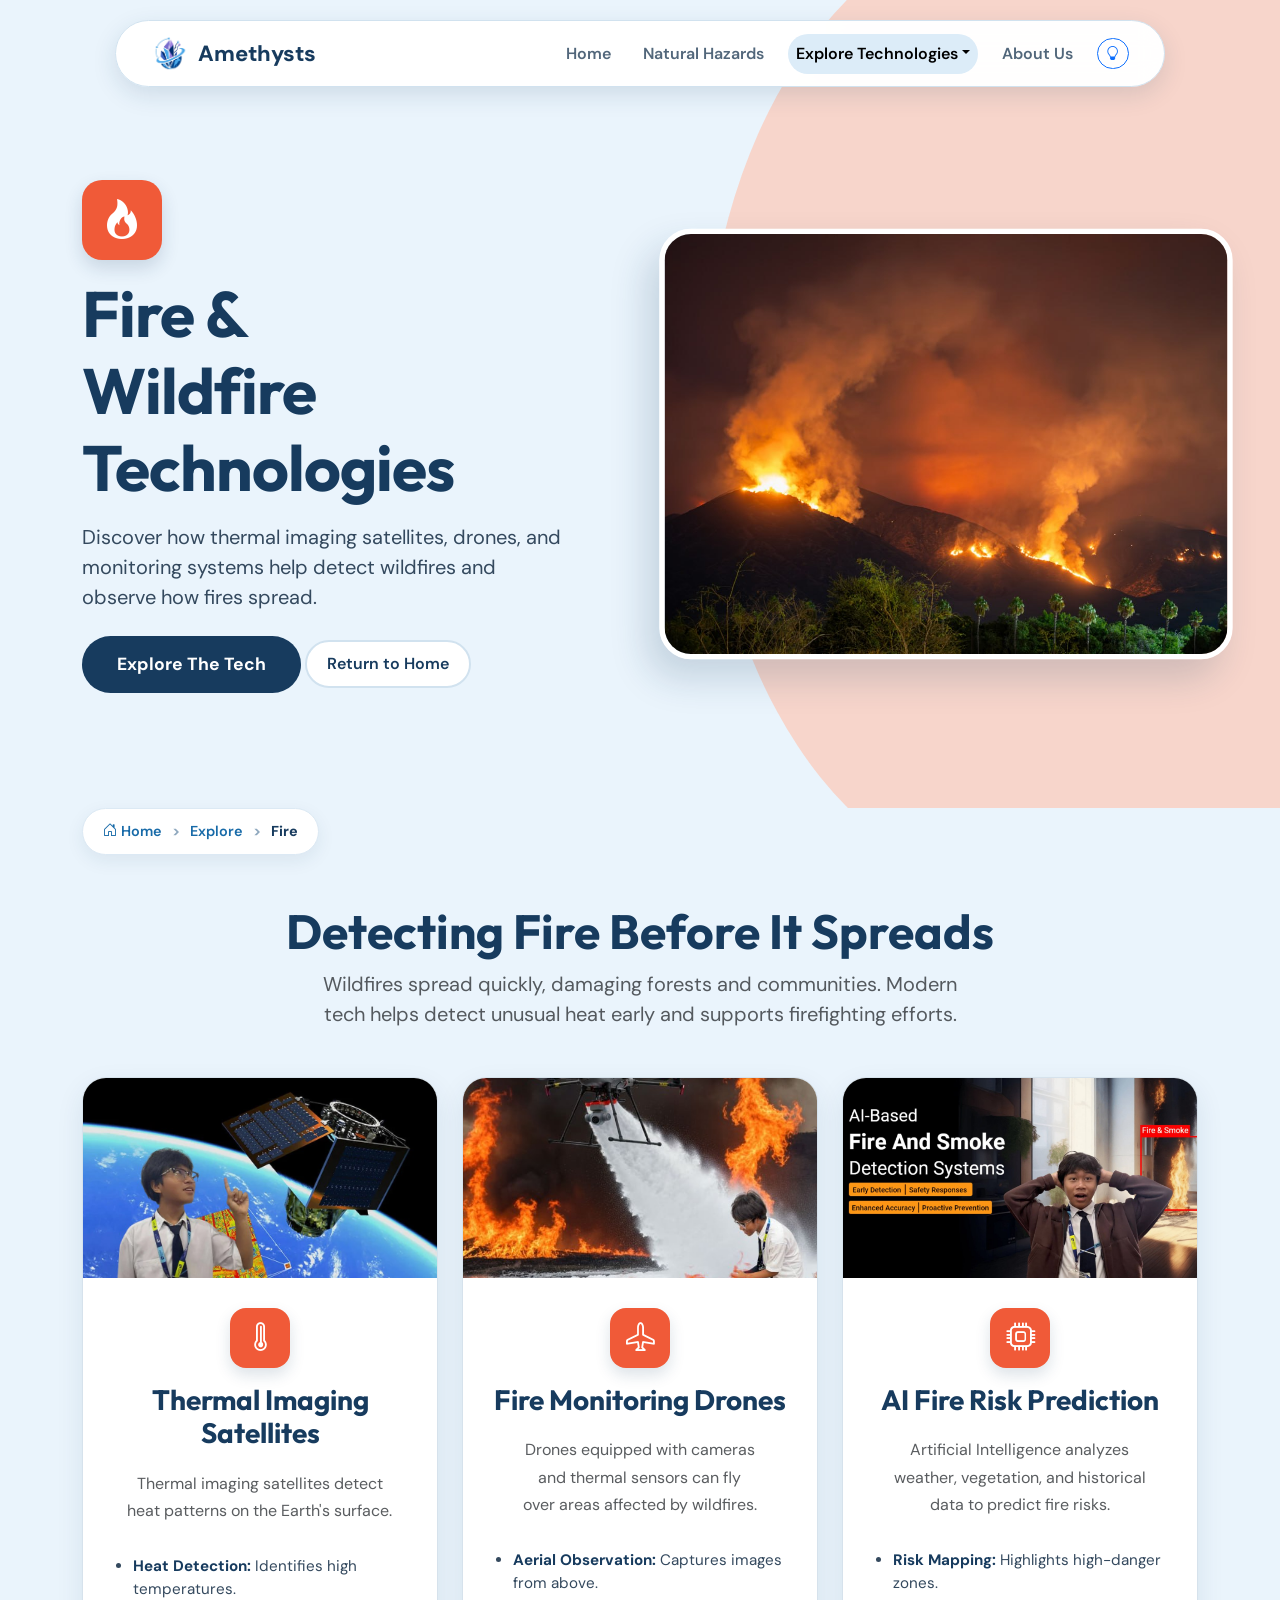
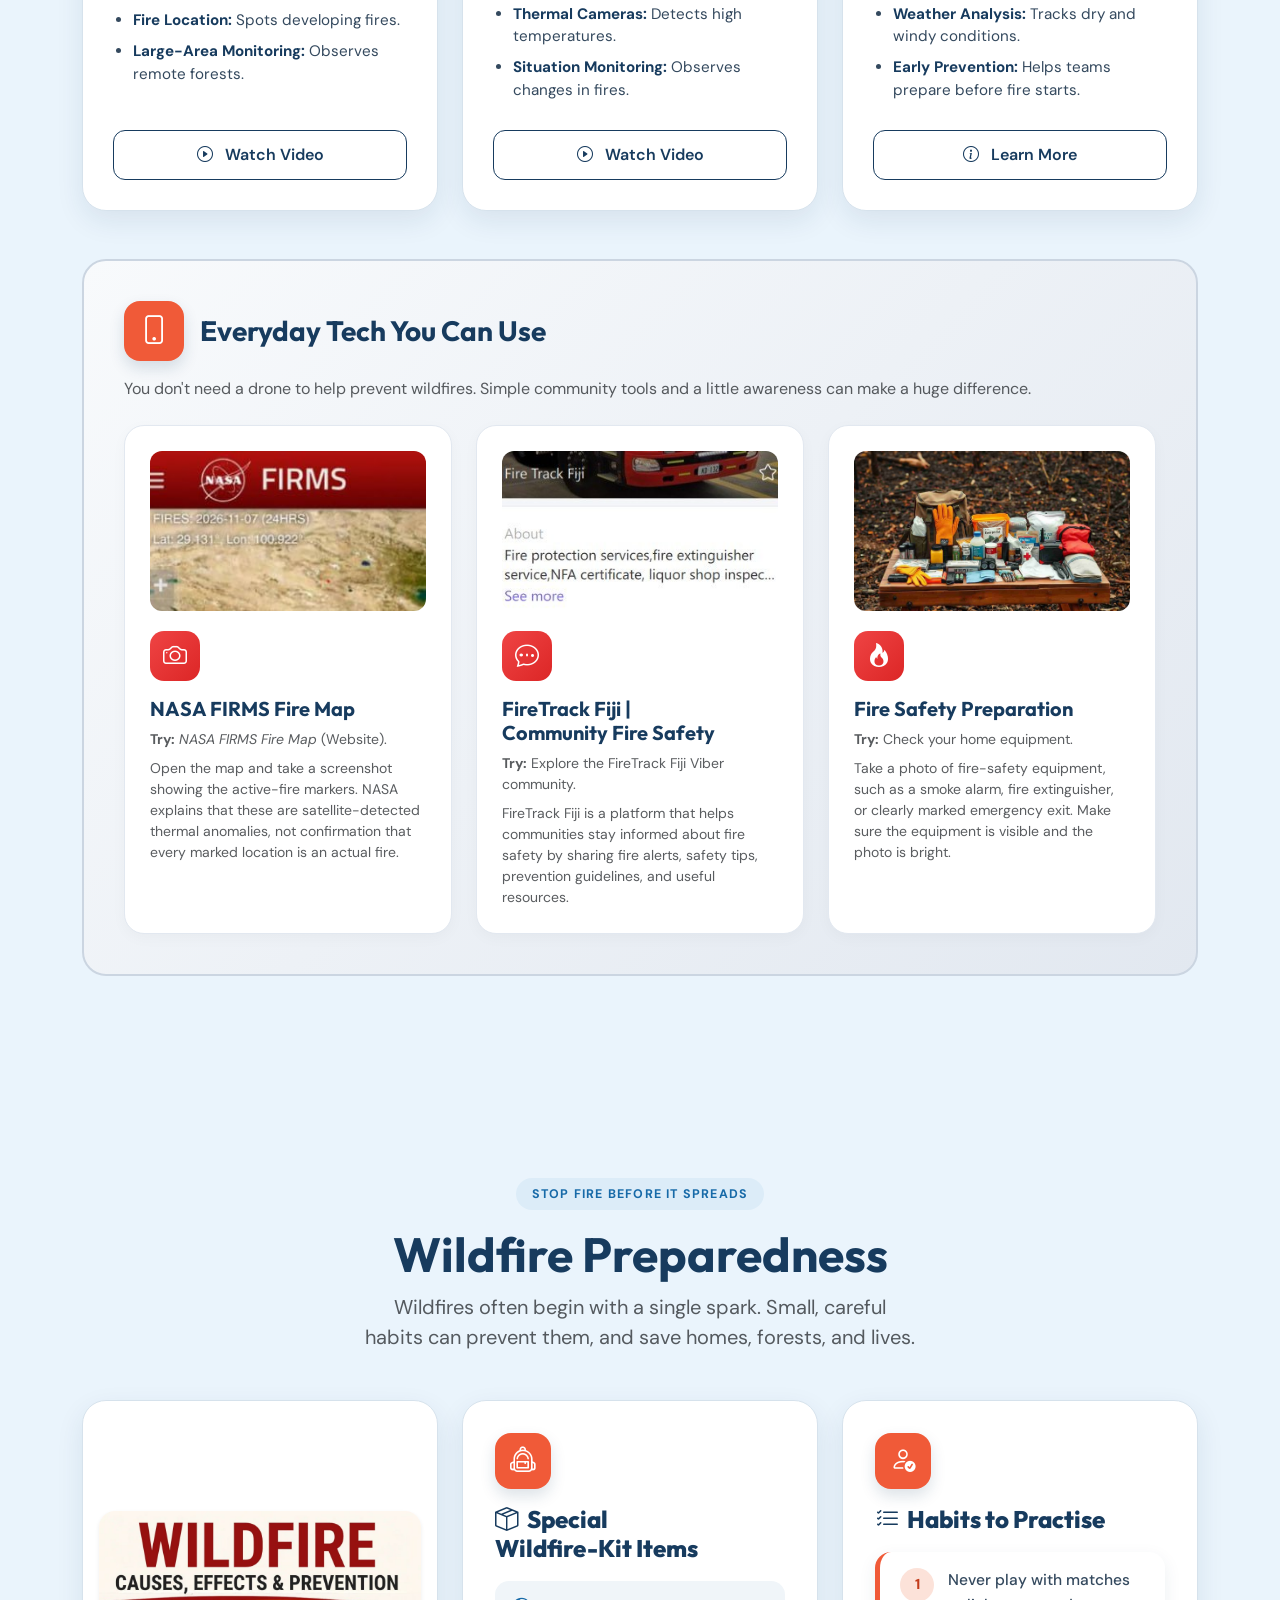
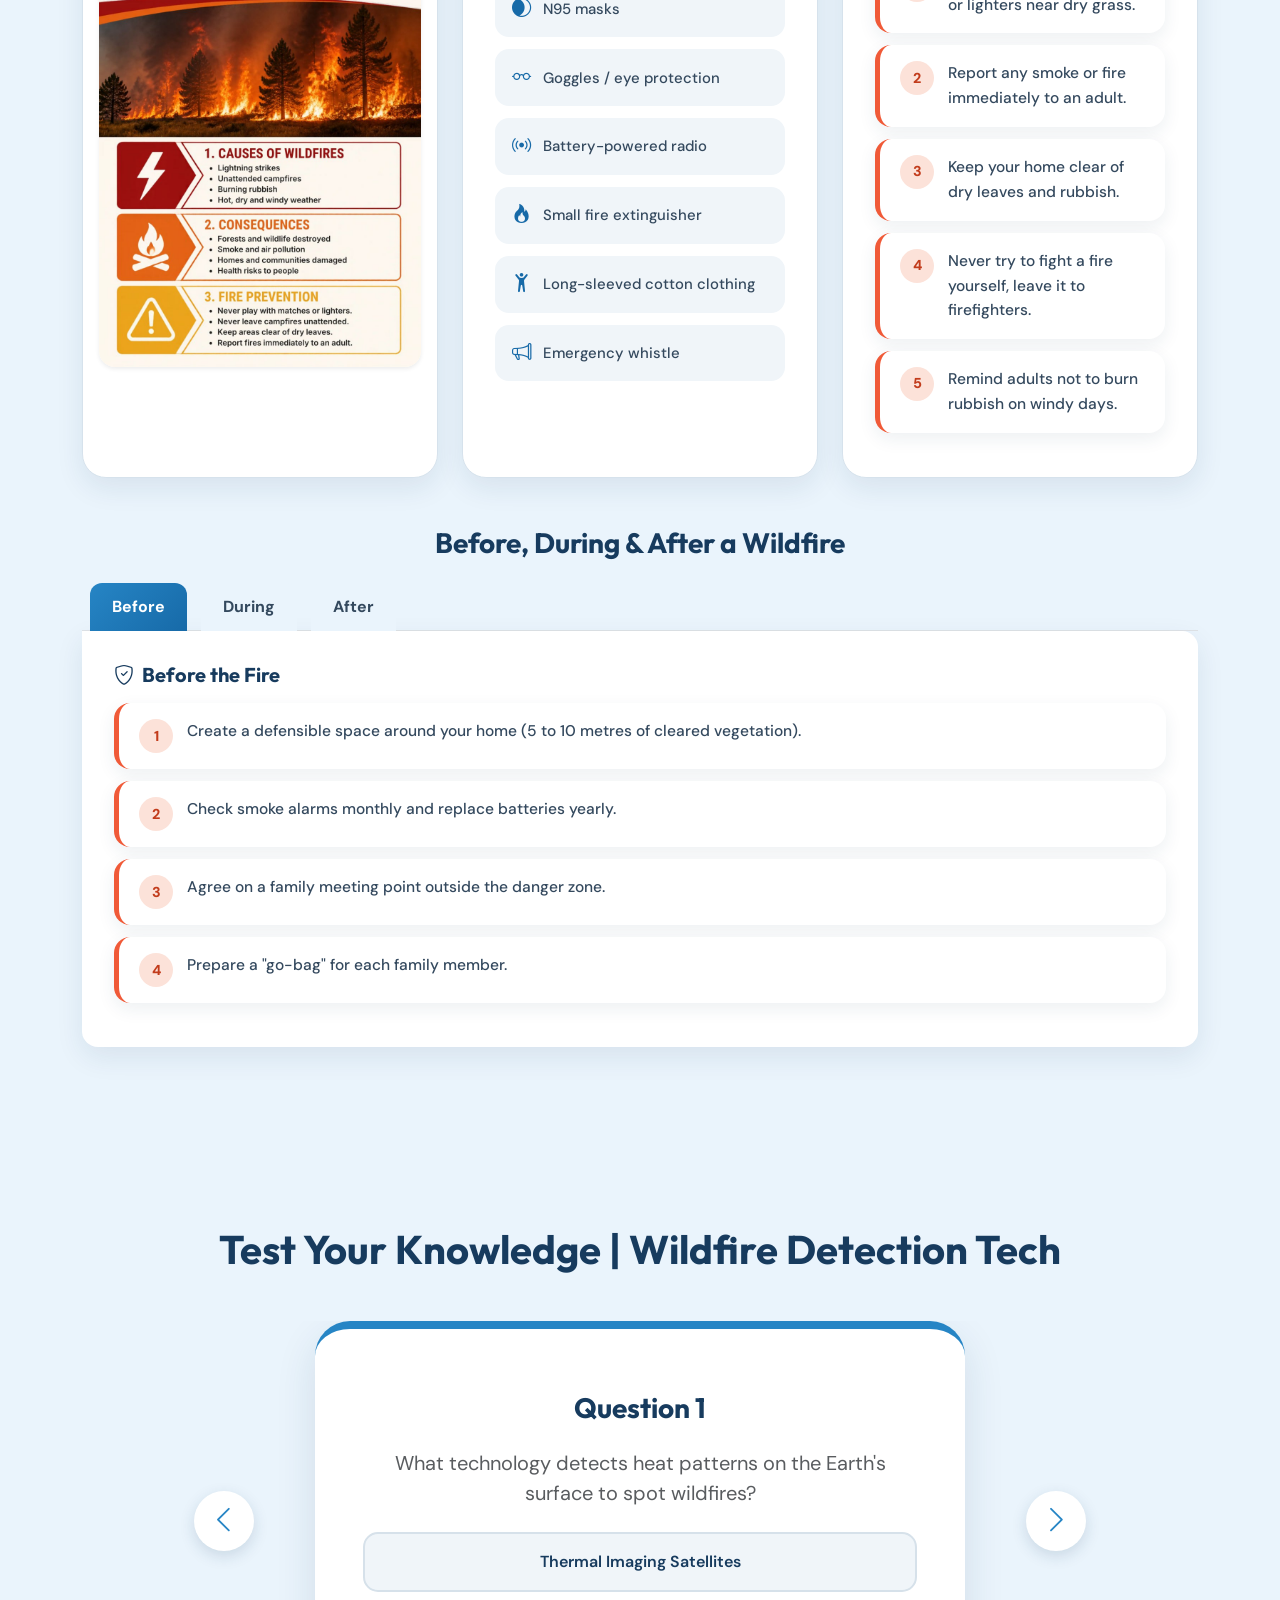
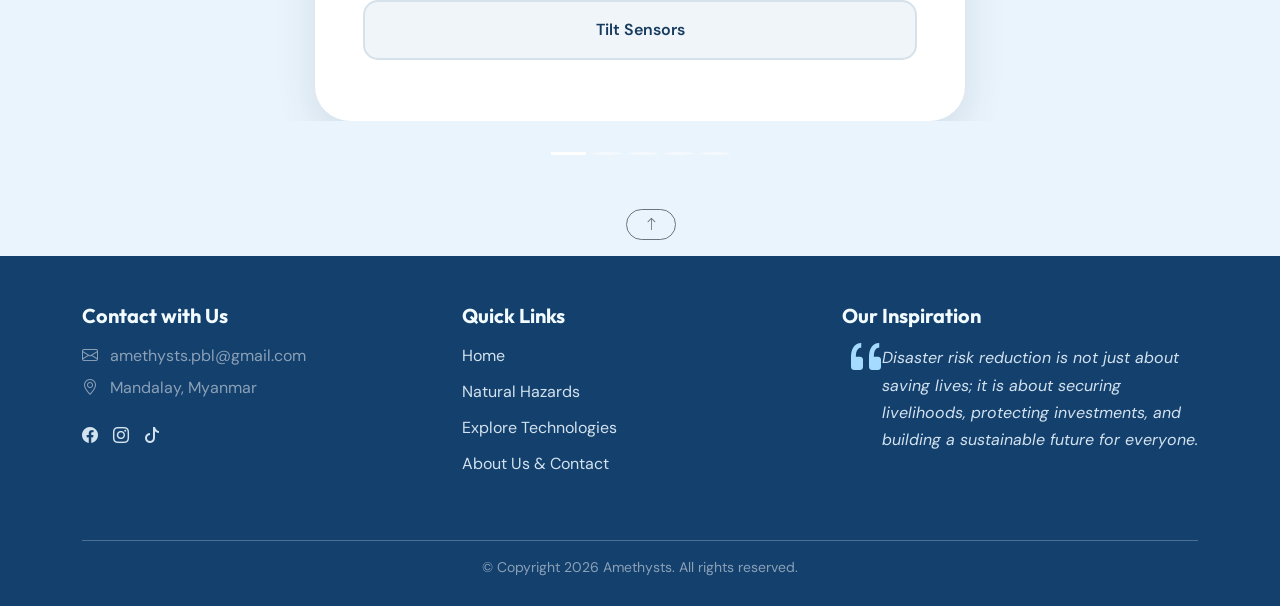
<file: pages/explore_fire.html>
<!DOCTYPE html>
<html lang="en">
<head>
    <meta charset="UTF-8">
    <meta name="viewport" content="width=device-width, initial-scale=1.0">
    <title>Amethysts | Fire Technologies</title>
    <link rel="stylesheet" href="https://cdn.jsdelivr.net/npm/bootstrap@5.3.8/dist/css/bootstrap.min.css">
    <link rel="stylesheet" href="https://cdn.jsdelivr.net/npm/bootstrap-icons@1.13.1/font/bootstrap-icons.min.css">
    <link href="https://unpkg.com/aos@2.3.1/dist/aos.css" rel="stylesheet">
    <link href="https://fonts.googleapis.com/css2?family=DM+Sans:wght@400;500;600;700&display=swap" rel="stylesheet">
    <link rel="icon" href="../media/logo.png">
    <link rel="stylesheet" href="../style.css">
</head>
<body>
 
    <nav class="navbar navbar-expand-lg">
        <div class="container nav-container">
            <a class="navbar-brand fw-bold d-flex align-items-center" href="../index.html">
                <img src="../media/logo.png" alt="logo" class="nav-logo">
                <span class="brand-text">Amethysts</span>
            </a>
            <button class="navbar-toggler" type="button" data-bs-toggle="collapse" data-bs-target="#navbarNav">
                <span class="navbar-toggler-icon"></span>
            </button>
            <div class="collapse navbar-collapse" id="navbarNav">
                <ul class="navbar-nav ms-auto align-items-center">
                    <li class="nav-item"><a class="nav-link" href="../index.html">Home</a></li>
                    <li class="nav-item"><a class="nav-link" href="problem.html">Natural Hazards</a></li>
                    <li class="nav-item dropdown">
                        <a class="nav-link active dropdown-toggle" href="#" data-bs-toggle="dropdown">Explore Technologies</a>
                        <ul class="dropdown-menu">
                            <li><a href="explore_earth.html" class="dropdown-item">Earth (Seismic)</a></li>
                            <li><a href="explore_water.html" class="dropdown-item">Water (Floods)</a></li>
                            <li><a href="explore_air.html" class="dropdown-item">Wind (Cyclones)</a></li>
                            <li><a href="explore_fire.html" class="dropdown-item">Fire (Wildfires)</a></li>
                        </ul>
                    </li>
                    <li class="nav-item"><a class="nav-link" href="about.html">About Us</a></li>
                    <li class="nav-item">
                        <button class="btn btn-sm btn-outline-primary rounded-pill ms-2" data-bs-toggle="offcanvas" data-bs-target="#tipsOffcanvas" title="Quick Safety Tips">
                            <i class="bi bi-lightbulb"></i>
                        </button>
                    </li>
                </ul>
            </div>
        </div>
    </nav>
 
    <div class="offcanvas offcanvas-end custom-offcanvas" tabindex="-1" id="tipsOffcanvas">
        <div class="offcanvas-header">
            <h5 class="offcanvas-title"><i class="bi bi-shield-check me-2"></i>Quick Safety Tips</h5>
            <button type="button" class="btn-close btn-close-white" data-bs-dismiss="offcanvas"></button>
        </div>
        <div class="offcanvas-body">
            <p class="text-muted small mb-3 fw-bold">Small habits that save lives in Myanmar.</p>
            <ul class="list-group quick-facts mb-4">
                <li class="list-group-item"><i class="bi bi-phone"></i> Save local emergency numbers in your phone.</li>
                <li class="list-group-item"><i class="bi bi-bag-check"></i> Pack a small go-bag with water, snacks, power bank.</li>
                <li class="list-group-item"><i class="bi bi-people"></i> Agree on a family meeting point.</li>
                <li class="list-group-item"><i class="bi bi-megaphone"></i> Follow official warnings only.</li>
                <li class="list-group-item"><i class="bi bi-house-heart"></i> Know your nearest shelter.</li>
            </ul>
            <a href="pages/problem.html" class="offcanvas-action-btn">Learn More About Hazards</a>
        </div>
    </div>
 
    <div class="explore-hero fire-theme">
        <div class="container">
            <div class="row align-items-center g-4">
                <div class="col-12 col-lg-6 hero-text-content" data-aos="fade-right">
                    <div class="element-icon-badge mb-3"><i class="bi bi-fire"></i></div>
                    <h1 class="fw-bold mb-3 display-3">Fire & <br> Wildfire Technologies</h1>
                    <p class="fs-5 mb-4">Discover how thermal imaging satellites, drones, and monitoring systems help detect wildfires and observe how fires spread.</p>
                    <a href="#content-section" class="btn hero-btn">Explore The Tech</a>
                    <a href="../index.html" class="return-btn">Return to Home</a>
                </div>
                <div class="col-12 col-lg-6 hero-image-content d-none d-lg-block" data-aos="fade-left">
                    <img src="../media/explorefire.jpg" alt="Wildfire" class="img-fluid hero-img">
                </div>
            </div>
        </div>
        <div class="hero-blob d-none d-lg-block"></div>
    </div>
 
    <div class="container">
        <ul class="breadcrumb-custom">
            <li><a href="../index.html"><i class="bi bi-house-door me-1"></i>Home</a></li>
            <li><a href="problem.html">Explore</a></li>
            <li class="active">Fire</li>
        </ul>
    </div>
 
    <div id="content-section" class="container py-4 py-lg-5">
        <div class="text-center mb-5" data-aos="fade-up">
            <h2 class="fw-bold text-dark-blue display-5">Detecting Fire Before It Spreads</h2>
            <p class="fs-5 text-muted mx-auto max-w-700">Wildfires spread quickly, damaging forests and communities. Modern tech helps detect unusual heat early and supports firefighting efforts.</p>
        </div>
 
        <div class="row align-items-stretch mb-5 g-3 g-lg-4">
            <div class="col-12 col-lg-4" data-aos="fade-right">
                <div class="feature-card">
                    <div class="feature-image-wrapper">
                        <img src="../media/fire_satellites.jpg" alt="Satellite" class="feature-image">
                    </div>
                    <div class="feature-card-body">
                        <div class="feature-header">
                            <div class="feature-icon fire-bg"><i class="bi bi-thermometer-high"></i></div>
                            <h3 class="fw-bold text-dark-blue mb-0">Thermal Imaging Satellites</h3>
                        </div>
                        <div class="feature-content">
                            <p class="text-muted">Thermal imaging satellites detect heat patterns on the Earth's surface.</p>
                            <ul class="feature-list">
                                <li><strong>Heat Detection:</strong> Identifies high temperatures.</li>
                                <li><strong>Fire Location:</strong> Spots developing fires.</li>
                                <li><strong>Large-Area Monitoring:</strong> Observes remote forests.</li>
                            </ul>
                        </div>
                        <div class="d-grid gap-2 mt-auto">
                            <button class="btn action-btn" data-bs-toggle="modal" data-bs-target="#satelliteModal"><i class="bi bi-play-circle me-2"></i> Watch Video</button>
                        </div>
                    </div>
                </div>
            </div>
            <div class="col-12 col-lg-4" data-aos="fade-up" data-aos-delay="100">
                <div class="feature-card">
                    <div class="feature-image-wrapper">
                        <img src="../media/fire_drone.jpg" alt="Drone" class="feature-image">
                    </div>
                    <div class="feature-card-body">
                        <div class="feature-header">
                            <div class="feature-icon fire-bg"><i class="bi bi-airplane"></i></div>
                            <h3 class="fw-bold text-dark-blue mb-0">Fire Monitoring Drones</h3>
                        </div>
                        <div class="feature-content">
                            <p class="text-muted">Drones equipped with cameras and thermal sensors can fly over areas affected by wildfires.</p>
                            <ul class="feature-list">
                                <li><strong>Aerial Observation:</strong> Captures images from above.</li>
                                <li><strong>Thermal Cameras:</strong> Detects high temperatures.</li>
                                <li><strong>Situation Monitoring:</strong> Observes changes in fires.</li>
                            </ul>
                        </div>
                        <div class="d-grid gap-2 mt-auto">
                            <button class="btn action-btn" data-bs-toggle="modal" data-bs-target="#droneModal"><i class="bi bi-play-circle me-2"></i> Watch Video</button>
                        </div>
                    </div>
                </div>
            </div>
            <div class="col-12 col-lg-4" data-aos="fade-left" data-aos-delay="200">
                <div class="feature-card">
                    <div class="feature-image-wrapper">
                        <img src="../media/ai_detectors.jpg" alt="AI Fire Risk" class="feature-image">
                    </div>
                    <div class="feature-card-body">
                        <div class="feature-header">
                            <div class="feature-icon fire-bg"><i class="bi bi-cpu"></i></div>
                            <h3 class="fw-bold text-dark-blue mb-0">AI Fire Risk Prediction</h3>
                        </div>
                        <div class="feature-content">
                            <p class="text-muted">Artificial Intelligence analyzes weather, vegetation, and historical data to predict fire risks.</p>
                            <ul class="feature-list">
                                <li><strong>Risk Mapping:</strong> Highlights high-danger zones.</li>
                                <li><strong>Weather Analysis:</strong> Tracks dry and windy conditions.</li>
                                <li><strong>Early Prevention:</strong> Helps teams prepare before fire starts.</li>
                            </ul>
                        </div>
                        <div class="d-grid gap-2 mt-auto">
                            <button class="btn action-btn" data-bs-toggle="modal" data-bs-target="#aiFireModal"><i class="bi bi-info-circle me-2"></i> Learn More</button>
                        </div>
                    </div>
                </div>
            </div>
        </div>
 
        <div class="row mb-5" data-aos="fade-up">
            <div class="col-12">
                <div class="everyday-tech-card">
                    <div class="d-flex align-items-center mb-3">
                        <div class="feature-icon fire-bg me-3"><i class="bi bi-phone"></i></div>
                        <h3 class="fw-bold text-dark-blue mb-0">Everyday Tech You Can Use</h3>
                    </div>
                    <p class="text-muted mb-4">You don't need a drone to help prevent wildfires. Simple community tools and a little awareness can make a huge difference.</p>
 
                    <div class="row g-3 g-md-4">
                        <div class="col-12 col-sm-6 col-lg-4">
                            <div class="app-recommendation h-100">
                                <div class="app-image-wrapper"><img src="../media/app_NASAfire.jpg" alt="NASA FIRMS" class="app-image"></div>
                                <div class="app-icon-wrapper fire-app-icon"><i class="bi bi-camera"></i></div>
                                <h5 class="fw-bold text-dark-blue mt-3">NASA FIRMS Fire Map</h5>
                                <p class="text-muted small mb-2"><strong>Try:</strong> <em>NASA FIRMS Fire Map</em> (Website).</p>
                                <p class="text-muted small mb-0">Open the map and take a screenshot showing the active-fire markers. NASA explains that these are satellite-detected thermal anomalies, not confirmation that every marked location is an actual fire.</p>
                            </div>
                        </div>
                        <div class="col-12 col-sm-6 col-lg-4">
                            <div class="app-recommendation h-100">
                                <div class="app-image-wrapper"><img src="../media/app_viberfire.jpg" alt="Viber Group" class="app-image"></div>
                                <div class="app-icon-wrapper fire-app-icon"><i class="bi bi-chat-dots"></i></div>
                                <h5 class="fw-bold text-dark-blue mt-3">FireTrack Fiji | Community Fire Safety</h5>
                                <p class="text-muted small mb-2"><strong>Try:</strong> Explore the FireTrack Fiji Viber community.</p>
                                <p class="text-muted small mb-0">FireTrack Fiji is a platform that helps communities stay informed about fire safety by sharing fire alerts, safety tips, prevention guidelines, and useful resources.</p>
                            </div>
                        </div>
                        <div class="col-12 col-sm-6 col-lg-4">
                            <div class="app-recommendation h-100">
                                <div class="app-image-wrapper"><img src="../media/firesafety.jpg" alt="Fire Safety" class="app-image"></div>
                                <div class="app-icon-wrapper fire-app-icon"><i class="bi bi-fire"></i></div>
                                <h5 class="fw-bold text-dark-blue mt-3">Fire Safety Preparation</h5>
                                <p class="text-muted small mb-2"><strong>Try:</strong> Check your home equipment.</p>
                                <p class="text-muted small mb-0">Take a photo of fire-safety equipment, such as a smoke alarm, fire extinguisher, or clearly marked emergency exit. Make sure the equipment is visible and the photo is bright.</p>
                            </div>
                        </div>
                    </div>
                </div>
            </div>
        </div>
    </div>
 
    <div class="prep-section fire-prep">
        <div class="container py-3">
            <div class="text-center mb-5" data-aos="fade-up">
                <span class="section-label">Stop Fire Before It Spreads</span>
                <h2 class="fw-bold text-dark-blue display-5">Wildfire Preparedness</h2>
                <p class="fs-5 text-muted mx-auto max-w-700">Wildfires often begin with a single spark. Small, careful habits can prevent them, and save homes, forests, and lives.</p>
            </div>
 
            <div class="row g-4 mb-5">
                <div class="col-12 col-lg-4" data-aos="fade-right">
                    <div class="prep-card h-100 d-flex flex-column justify-content-center p-3">
                        <img src="../media/poster_fire.jpg" alt="Wildfire Preparedness Poster" class="img-fluid rounded-4 shadow-sm w-100">
                    </div>
                </div>
 
                <div class="col-12 col-lg-4" data-aos="fade-up">
                    <div class="prep-card h-100">
                        <div class="prep-icon fire-bg"><i class="bi bi-backpack2"></i></div>
                        <h4><i class="bi bi-box-seam me-2"></i>Special Wildfire-Kit Items</h4>
                        <div class="supply-grid">
                            <div class="supply-item"><i class="bi bi-mask"></i>N95 masks</div>
                            <div class="supply-item"><i class="bi bi-eyeglasses"></i>Goggles / eye protection</div>
                            <div class="supply-item"><i class="bi bi-broadcast"></i>Battery-powered radio</div>
                            <div class="supply-item"><i class="bi bi-fire"></i>Small fire extinguisher</div>
                            <div class="supply-item"><i class="bi bi-person-arms-up"></i>Long-sleeved cotton clothing</div>
                            <div class="supply-item"><i class="bi bi-megaphone"></i>Emergency whistle</div>
                        </div>
                    </div>
                </div>
 
                <div class="col-12 col-lg-4" data-aos="fade-left">
                    <div class="prep-card h-100">
                        <div class="prep-icon fire-bg"><i class="bi bi-person-check"></i></div>
                        <h4><i class="bi bi-list-check me-2"></i>Habits to Practise</h4>
                        <div class="habit-item"><div class="habit-num">1</div><p>Never play with matches or lighters near dry grass.</p></div>
                        <div class="habit-item"><div class="habit-num">2</div><p>Report any smoke or fire immediately to an adult.</p></div>
                        <div class="habit-item"><div class="habit-num">3</div><p>Keep your home clear of dry leaves and rubbish.</p></div>
                        <div class="habit-item"><div class="habit-num">4</div><p>Never try to fight a fire yourself, leave it to firefighters.</p></div>
                        <div class="habit-item"><div class="habit-num">5</div><p>Remind adults not to burn rubbish on windy days.</p></div>
                    </div>
                </div>
            </div>
 
            <div class="row" data-aos="fade-up">
                <div class="col-12">
                    <h3 class="fw-bold text-dark-blue mb-4 text-center">Before, During & After a Wildfire</h3>
                    <ul class="nav nav-tabs prep-tabs" role="tablist">
                        <li class="nav-item">
                            <button class="nav-link active" data-bs-toggle="tab" data-bs-target="#fire-before" type="button">Before</button>
                        </li>
                        <li class="nav-item">
                            <button class="nav-link" data-bs-toggle="tab" data-bs-target="#fire-during" type="button">During</button>
                        </li>
                        <li class="nav-item">
                            <button class="nav-link" data-bs-toggle="tab" data-bs-target="#fire-after" type="button">After</button>
                        </li>
                    </ul>
                    <div class="tab-content prep-tab-content">
                        <div class="tab-pane fade show active" id="fire-before">
                            <h5 class="fw-bold text-dark-blue mb-3"><i class="bi bi-shield-check me-2"></i>Before the Fire</h5>
                            <div class="habit-item"><div class="habit-num">1</div><p>Create a defensible space around your home (5 to 10 metres of cleared vegetation).</p></div>
                            <div class="habit-item"><div class="habit-num">2</div><p>Check smoke alarms monthly and replace batteries yearly.</p></div>
                            <div class="habit-item"><div class="habit-num">3</div><p>Agree on a family meeting point outside the danger zone.</p></div>
                            <div class="habit-item"><div class="habit-num">4</div><p>Prepare a "go-bag" for each family member.</p></div>
                        </div>
                        <div class="tab-pane fade" id="fire-during">
                            <h5 class="fw-bold text-dark-blue mb-3"><i class="bi bi-exclamation-triangle me-2"></i>During the Fire</h5>
                            <div class="habit-item"><div class="habit-num">1</div><p>Evacuate immediately when authorities say to.</p></div>
                            <div class="habit-item"><div class="habit-num">2</div><p>Stay low to avoid smoke; cover your nose with a damp cloth.</p></div>
                            <div class="habit-item"><div class="habit-num">3</div><p>Follow official instructions, never re-enter your home.</p></div>
                        </div>
                        <div class="tab-pane fade" id="fire-after">
                            <h5 class="fw-bold text-dark-blue mb-3"><i class="bi bi-house-check me-2"></i>After the Fire</h5>
                            <div class="habit-item"><div class="habit-num">1</div><p>Only return when authorities say it is safe.</p></div>
                            <div class="habit-item"><div class="habit-num">2</div><p>Watch for hot spots, the ground can stay hot for hours.</p></div>
                            <div class="habit-item"><div class="habit-num">3</div><p>Check on neighbours, especially elderly people.</p></div>
                        </div>
                    </div>
                </div>
            </div>
        </div>
    </div>
 
    <div class="modal fade" id="satelliteModal" tabindex="-1">
        <div class="modal-dialog modal-dialog-centered modal-lg">
            <div class="modal-content border-0 shadow-lg rounded-4 overflow-hidden">
                <div class="modal-header bg-dark text-white border-0">
                    <h5 class="modal-title"><i class="bi bi-play-circle me-2"></i>Thermal Imaging Satellites</h5>
                    <button type="button" class="btn-close btn-close-white" data-bs-dismiss="modal"></button>
                </div>
                <div class="modal-body p-0">
                    <div class="ratio ratio-16x9">
                        <iframe src="https://www.youtube.com/embed/SSd7KnWN9CM" title="How Satellites Detect Wildfires" allowfullscreen></iframe>
                    </div>
                    <div class="p-3 p-md-4"><p class="text-muted mb-0">Learn how satellites use thermal imaging to detect heat signatures from space.</p></div>
                </div>
            </div>
        </div>
    </div>
 
    <div class="modal fade" id="droneModal" tabindex="-1">
        <div class="modal-dialog modal-dialog-centered modal-lg">
            <div class="modal-content border-0 shadow-lg rounded-4 overflow-hidden">
                <div class="modal-header bg-dark text-white border-0">
                    <h5 class="modal-title"><i class="bi bi-play-circle me-2"></i>Fire Monitoring Drones</h5>
                    <button type="button" class="btn-close btn-close-white" data-bs-dismiss="modal"></button>
                </div>
                <div class="modal-body p-0">
                    <div class="ratio ratio-16x9">
                        <iframe src="https://www.youtube.com/embed/iIJIgJ7wUng" title="Fire Monitoring Drones" allowfullscreen></iframe>
                    </div>
                    <div class="p-3 p-md-4"><p class="text-muted mb-0">See how drones are used to monitor and map wildfires safely from above.</p></div>
                </div>
            </div>
        </div>
    </div>
 
    <div class="modal fade" id="aiFireModal" tabindex="-1">
        <div class="modal-dialog modal-dialog-centered">
            <div class="modal-content border-0 shadow-lg rounded-4 overflow-hidden">
                <div class="modal-header bg-dark text-white border-0">
                    <h5 class="modal-title"><i class="bi bi-cpu me-2"></i>AI Fire Risk Prediction</h5>
                    <button type="button" class="btn-close btn-close-white" data-bs-dismiss="modal"></button>
                </div>
                <div class="modal-body p-3 p-md-4">
                    <p class="text-muted">Artificial Intelligence uses past fire data, weather conditions, and satellite imagery to predict where fires are most likely to start or spread.</p>
                </div>
            </div>
        </div>
    </div>
 
    <div id="quiz-section" class="quiz-section py-5">
        <div class="container py-3 py-lg-4">
            <h2 class="fw-bold text-dark-blue text-center display-6 mb-5 px-2" data-aos="fade-up">Test Your Knowledge | Wildfire Detection Tech</h2>
            <div class="carousel slide" data-bs-interval="false" id="quizCarouselFire">
                <div class="carousel-indicators">
                    <button data-bs-target="#quizCarouselFire" data-bs-slide-to="0" class="active"></button>
                    <button data-bs-target="#quizCarouselFire" data-bs-slide-to="1"></button>
                    <button data-bs-target="#quizCarouselFire" data-bs-slide-to="2"></button>
                    <button data-bs-target="#quizCarouselFire" data-bs-slide-to="3"></button>
                    <button data-bs-target="#quizCarouselFire" data-bs-slide-to="4"></button>
                </div>
                <div class="carousel-inner" data-aos="zoom-in">
                    <div class="carousel-item active">
                        <div class="quiz-card text-center p-4 p-md-5 mx-auto">
                            <h3 class="fw-bold text-dark-blue mb-4">Question 1</h3>
                            <p class="text-muted mb-4 fs-5">What technology detects heat patterns on the Earth's surface to spot wildfires?</p>
                            <div class="d-grid gap-2">
                                <button class="btn quiz-option-btn" data-bs-toggle="modal" data-bs-target="#correctAnswerModal">Thermal Imaging Satellites</button>
                                <button class="btn quiz-option-btn" data-bs-toggle="modal" data-bs-target="#wrongAnswerModal">Tilt Sensors</button>
                            </div>
                        </div>
                    </div>
                    <div class="carousel-item">
                        <div class="quiz-card text-center p-4 p-md-5 mx-auto">
                            <h3 class="fw-bold text-dark-blue mb-4">Question 2</h3>
                            <p class="text-muted mb-4 fs-5">What equipment is used to fly over wildfires and capture thermal images from above?</p>
                            <div class="d-grid gap-2">
                                <button class="btn quiz-option-btn" data-bs-toggle="modal" data-bs-target="#correctAnswerModal">Fire Monitoring Drones</button>
                                <button class="btn quiz-option-btn" data-bs-toggle="modal" data-bs-target="#wrongAnswerModal">Ocean Buoys</button>
                            </div>
                        </div>
                    </div>
                    <div class="carousel-item">
                        <div class="quiz-card text-center p-4 p-md-5 mx-auto">
                            <h3 class="fw-bold text-dark-blue mb-4">Question 3</h3>
                            <p class="text-muted mb-4 fs-5">What does Artificial Intelligence analyze to predict fire risks?</p>
                            <div class="d-grid gap-2">
                                <button class="btn quiz-option-btn" data-bs-toggle="modal" data-bs-target="#correctAnswerModal">Weather, vegetation, and historical data</button>
                                <button class="btn quiz-option-btn" data-bs-toggle="modal" data-bs-target="#wrongAnswerModal">Ocean currents and tides</button>
                            </div>
                        </div>
                    </div>
                    <div class="carousel-item">
                        <div class="quiz-card text-center p-4 p-md-5 mx-auto">
                            <h3 class="fw-bold text-dark-blue mb-4">Question 4</h3>
                            <p class="text-muted mb-4 fs-5">What does NASA FIRMS Fire Map show?</p>
                            <div class="d-grid gap-2">
                                <button class="btn quiz-option-btn" data-bs-toggle="modal" data-bs-target="#correctAnswerModal">Satellite-detected thermal anomalies</button>
                                <button class="btn quiz-option-btn" data-bs-toggle="modal" data-bs-target="#wrongAnswerModal">Wind speeds and direction</button>
                            </div>
                        </div>
                    </div>
                    <div class="carousel-item">
                        <div class="quiz-card text-center p-4 p-md-5 mx-auto">
                            <h3 class="fw-bold text-dark-blue mb-4">Question 5</h3>
                            <p class="text-muted mb-4 fs-5">What should you do if you see a small fire starting near dry grass?</p>
                            <div class="d-grid gap-2">
                                <button class="btn quiz-option-btn" data-bs-toggle="modal" data-bs-target="#wrongAnswerModal">Try to put it out yourself</button>
                                <button class="btn quiz-option-btn" data-bs-toggle="modal" data-bs-target="#correctAnswerModal">Report it immediately to an adult</button>
                            </div>
                        </div>
                    </div>
                </div>
                <button class="carousel-control-prev custom-carousel-btn d-none d-md-flex" data-bs-target="#quizCarouselFire" data-bs-slide="prev"><i class="bi bi-chevron-left"></i></button>
                <button class="carousel-control-next custom-carousel-btn d-none d-md-flex" data-bs-target="#quizCarouselFire" data-bs-slide="next"><i class="bi bi-chevron-right"></i></button>
            </div>
        </div>
    </div>
 
    <div class="modal fade" id="correctAnswerModal" tabindex="-1">
        <div class="modal-dialog modal-dialog-centered">
            <div class="modal-content text-center border-0 shadow-lg rounded-4">
                <div class="modal-body p-4 p-md-5">
                    <i class="bi bi-check-circle-fill text-success display-1 mb-3"></i>
                    <h2 class="fw-bold text-dark-blue mb-3">Correct!</h2>
                    <p class="text-muted">Great job! You understand this technology well.</p>
                    <button type="button" class="btn custom-btn mt-3 rounded-pill px-4" data-bs-dismiss="modal">Continue</button>
                </div>
            </div>
        </div>
    </div>
 
    <div class="modal fade" id="wrongAnswerModal" tabindex="-1">
        <div class="modal-dialog modal-dialog-centered">
            <div class="modal-content text-center border-0 shadow-lg rounded-4">
                <div class="modal-body p-4 p-md-5">
                    <i class="bi bi-x-circle-fill text-danger display-1 mb-3"></i>
                    <h2 class="fw-bold text-dark-blue mb-3">Try Again</h2>
                    <p class="text-muted">That's not quite right. Review the information above and try again!</p>
                    <button type="button" class="btn custom-btn mt-3 rounded-pill px-4" data-bs-dismiss="modal">Close</button>
                </div>
            </div>
        </div>
    </div>
 
    <div class="container flex w-100" id="topbtn">
        <div class="text-center py-3 justify-content-center">
            <a href="" class="btn btn-sm btn-outline-secondary rounded-pill">
                <i class="bi bi-arrow-up"></i> 
            </a>
        </div>
    </div>
 
    <footer class="footer pt-5 pb-4">
        <div class="container">
            <div class="row">
                <div class="col-12 col-md-4 mb-4">
                    <h5 class="fw-bold mb-3">Contact with Us</h5>
                    <p class="mb-2 text-white-50"><i class="bi bi-envelope me-2"></i> amethysts.pbl@gmail.com</p>
                    <p class="mb-4 text-white-50"><i class="bi bi-geo-alt me-2"></i> Mandalay, Myanmar</p>
                    <div class="d-flex social-icons">
                        <a href="https://www.facebook.com"><i class="bi bi-facebook"></i></a>
                        <a href="https://www.instagram.com"><i class="bi bi-instagram"></i></a>
                        <a href="https://www.tiktok.com"><i class="bi bi-tiktok"></i></a>
                    </div>
                </div>
                <div class="col-12 col-md-4 mb-4">
                    <h5 class="fw-bold mb-3">Quick Links</h5>
                    <ul class="list-unstyled footer-links">
                        <li><a href="../index.html">Home</a></li>
                        <li><a href="problem.html">Natural Hazards</a></li>
                        <li><a href="explore_earth.html">Explore Technologies</a></li>
                        <li><a href="about.html">About Us & Contact</a></li>
                    </ul>
                </div>
                <div class="col-12 col-md-4 mb-4">
                    <h5 class="fw-bold mb-3">Our Inspiration</h5>
                    <div class="footer-quote">
                        <i class="bi bi-quote quote-icon"></i>
                        <p class="mb-0">Disaster risk reduction is not just about saving lives; it is about securing livelihoods, protecting investments, and building a sustainable future for everyone.</p>
                    </div>
                </div>
            </div>
            <hr class="mt-4 mb-3 border-light opacity-25">
            <div class="text-center small text-white-50">
                <p class="mb-1">&copy; Copyright 2026 Amethysts. All rights reserved.</p>
            </div>
        </div>
    </footer>
 
    <script src="https://cdn.jsdelivr.net/npm/bootstrap@5.3.8/dist/js/bootstrap.bundle.min.js"></script>
    <script src="https://unpkg.com/aos@2.3.1/dist/aos.js"></script>
    <script>AOS.init({ once: true });</script>
</body>
</html>
</file>
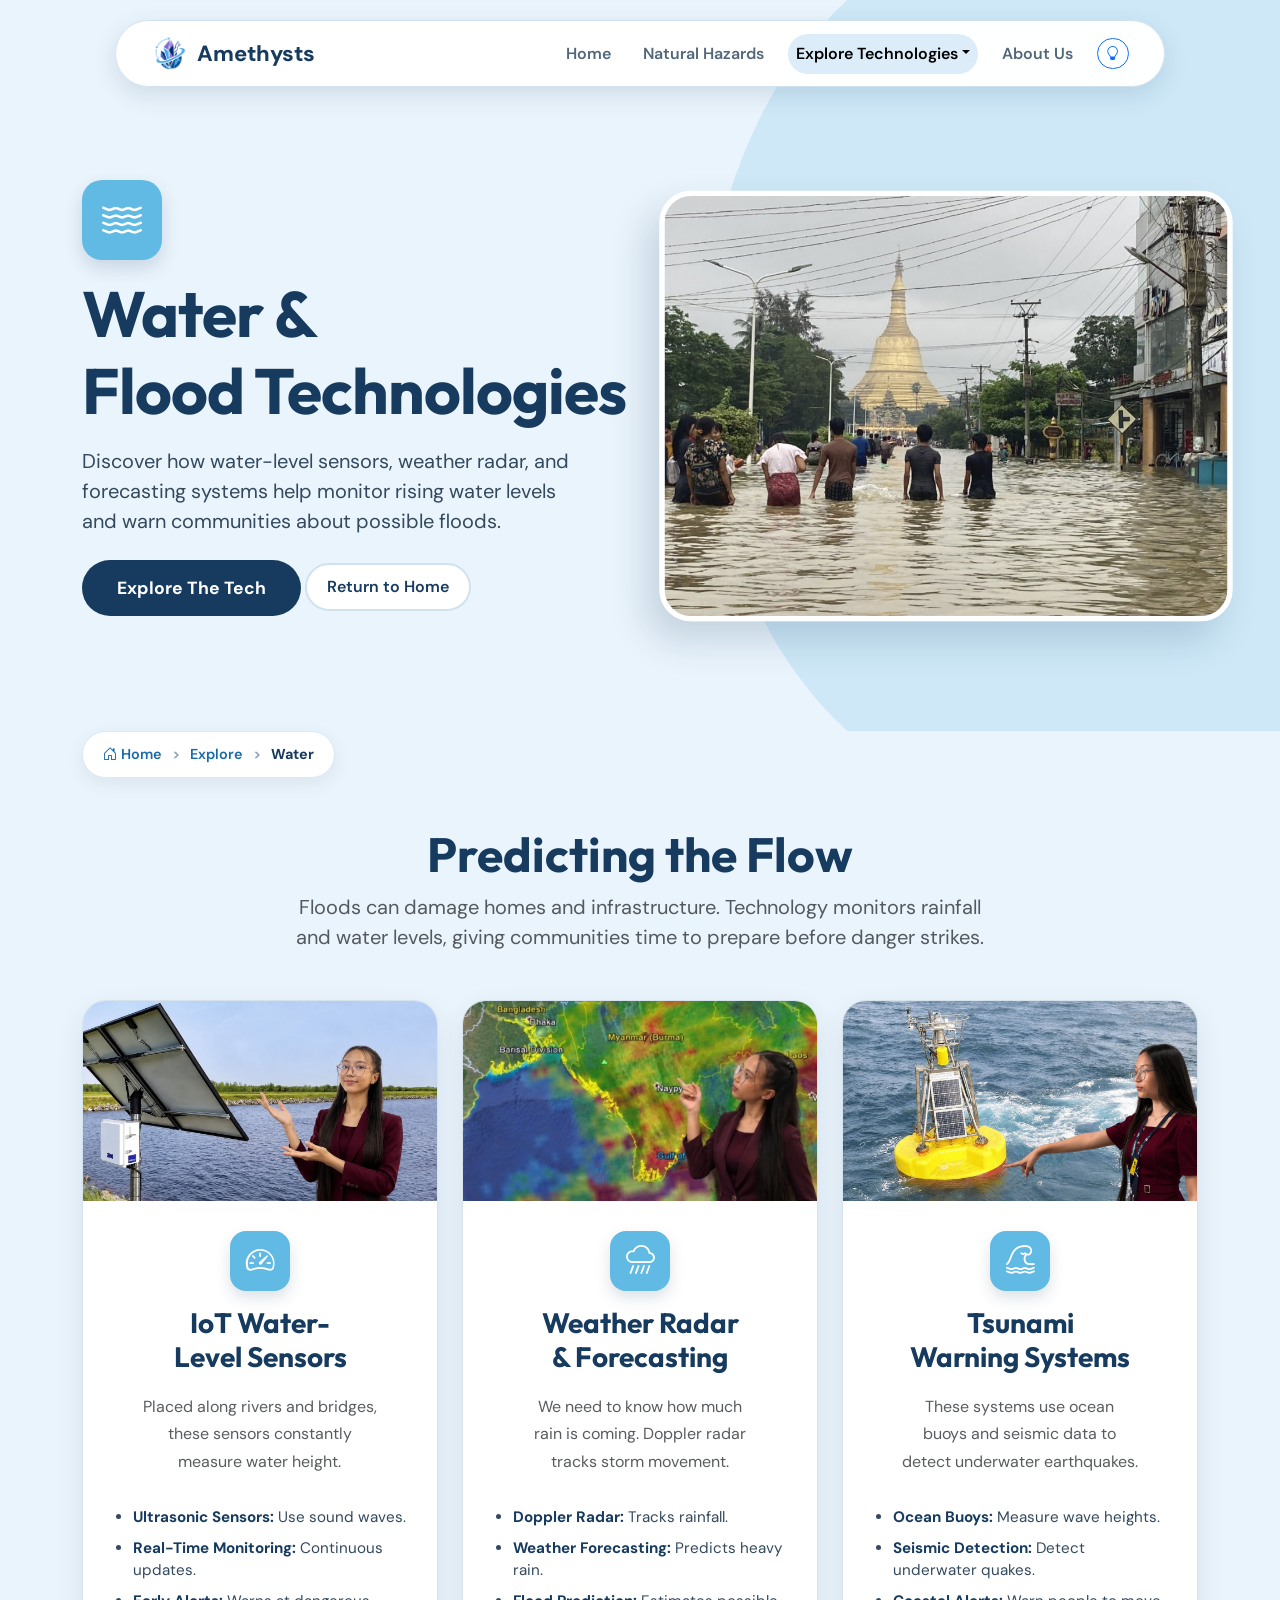
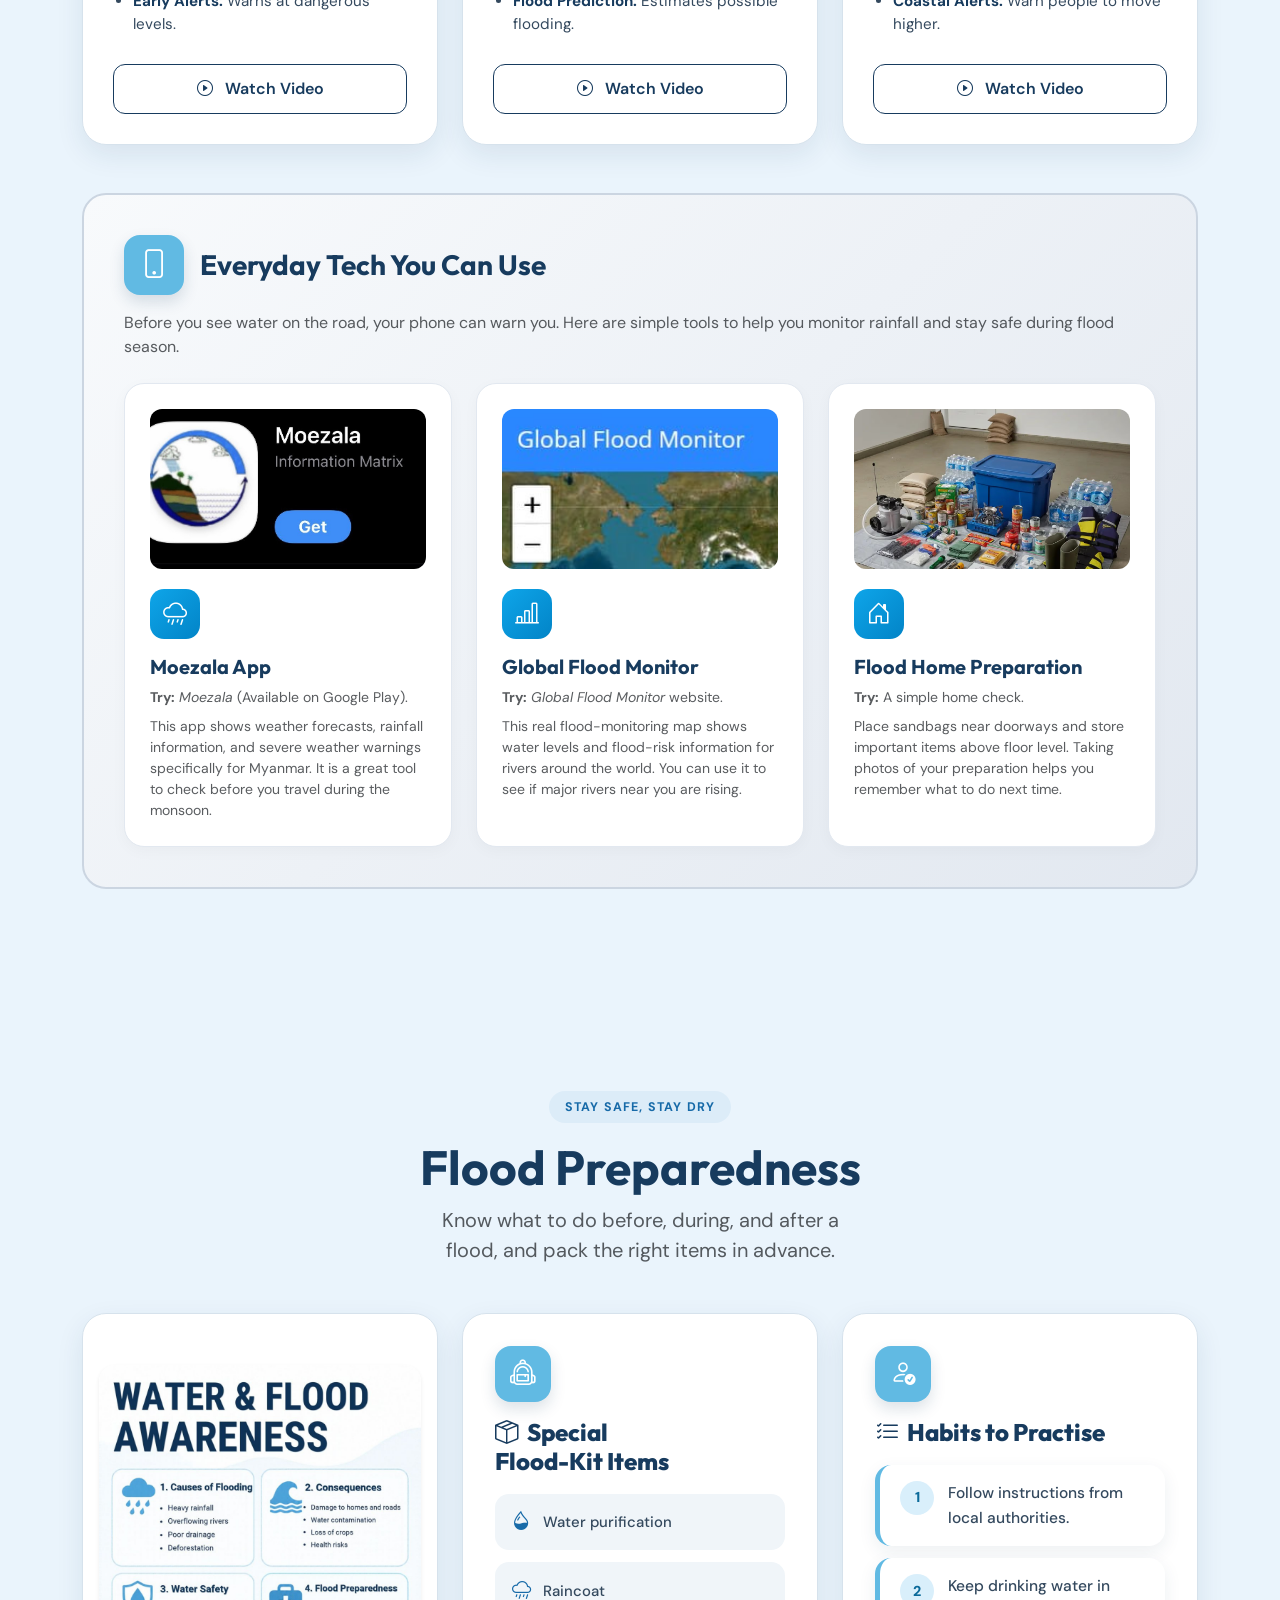
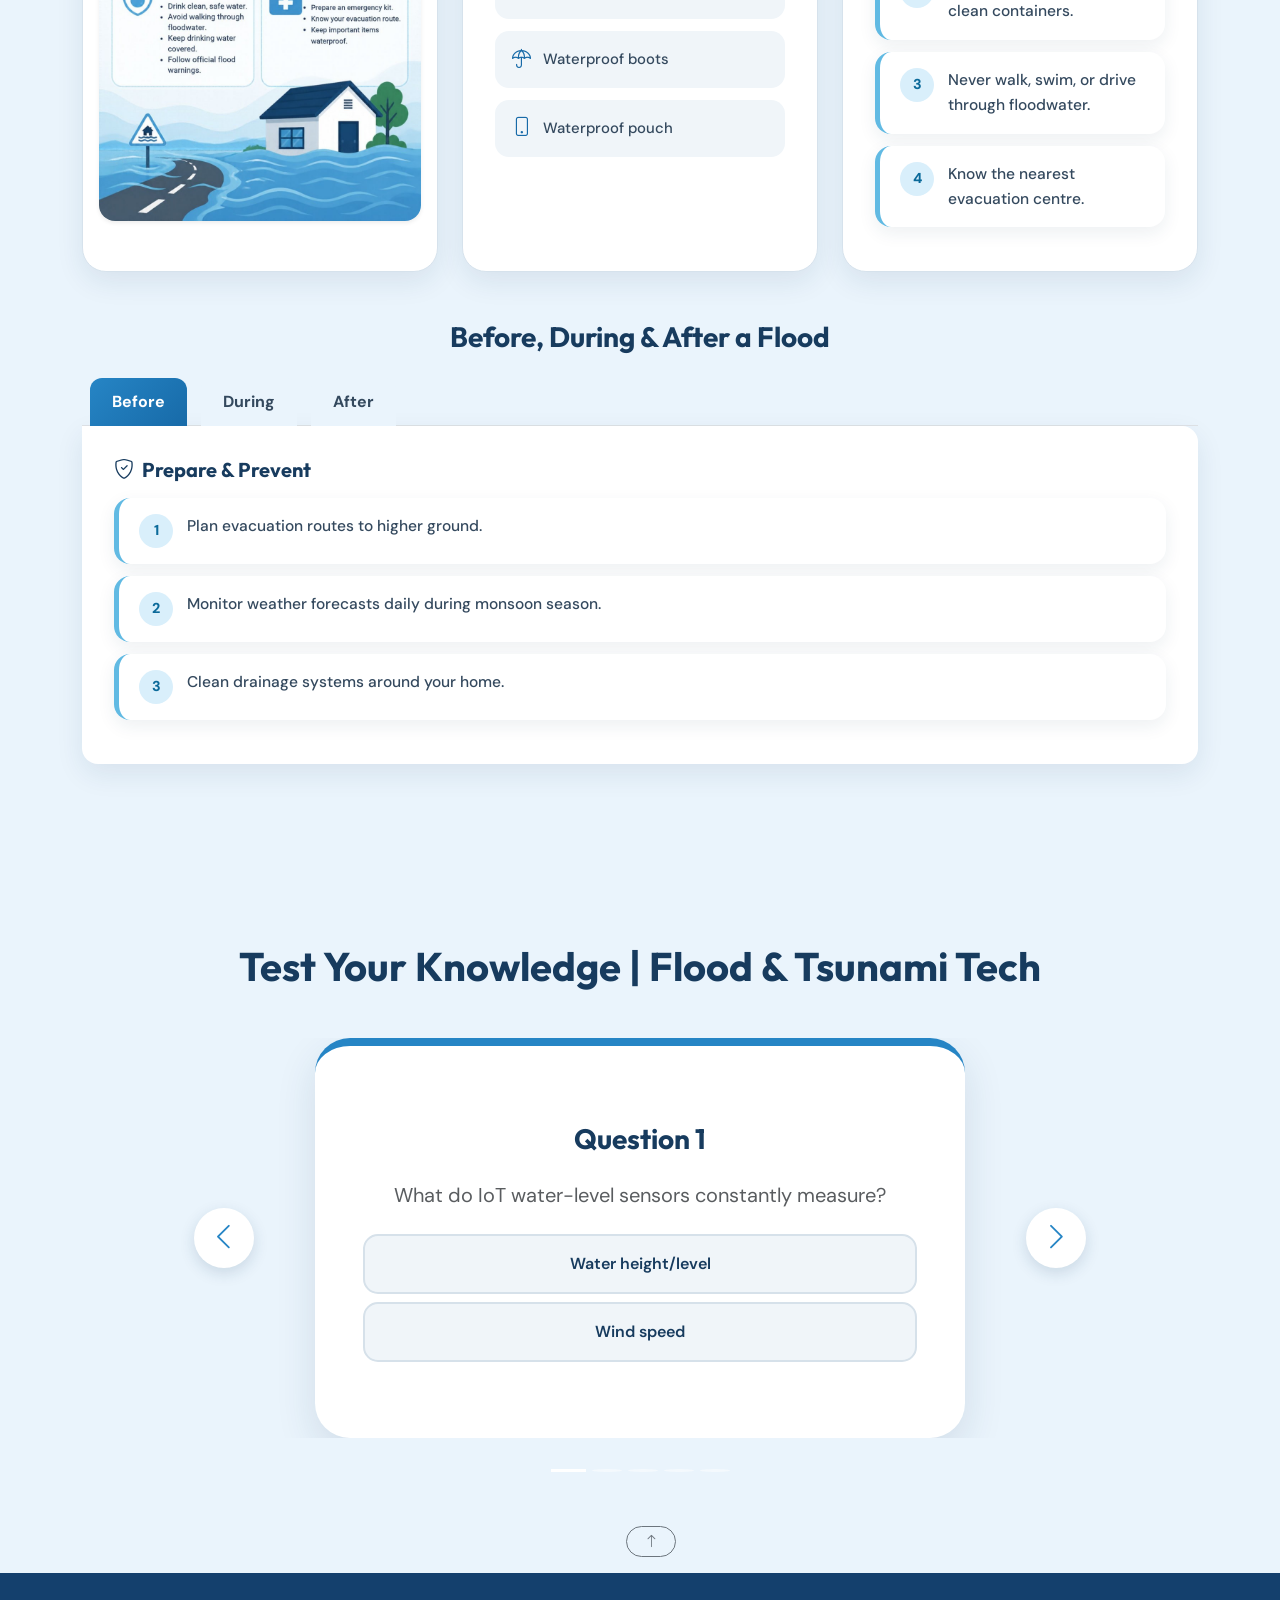
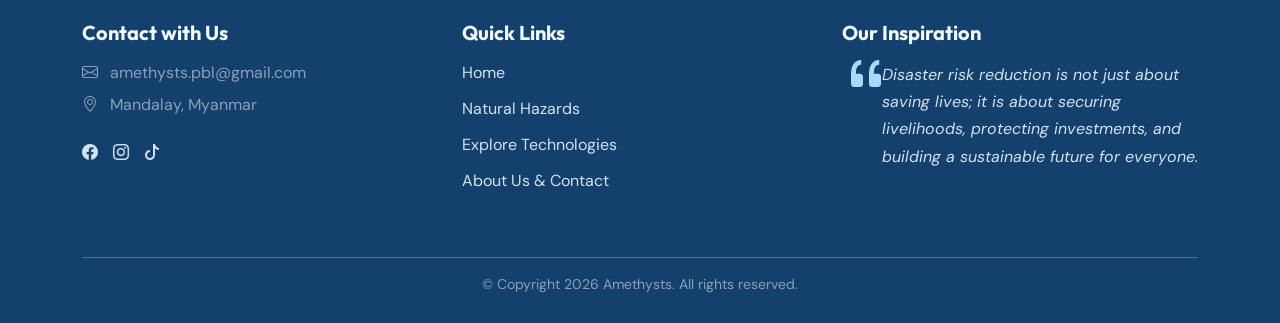
<file: pages/explore_water.html>
<!DOCTYPE html>
<html lang="en">
<head>
    <meta charset="UTF-8">
    <meta name="viewport" content="width=device-width, initial-scale=1.0">
    <title>Amethysts | Water Technologies</title>
    <link rel="stylesheet" href="https://cdn.jsdelivr.net/npm/bootstrap@5.3.8/dist/css/bootstrap.min.css">
    <link rel="stylesheet" href="https://cdn.jsdelivr.net/npm/bootstrap-icons@1.13.1/font/bootstrap-icons.min.css">
    <link href="https://unpkg.com/aos@2.3.1/dist/aos.css" rel="stylesheet">
    <link href="https://fonts.googleapis.com/css2?family=DM+Sans:wght@400;500;600;700&display=swap" rel="stylesheet">
    <link rel="icon" href="../media/logo.png">
    <link rel="stylesheet" href="../style.css">
</head>
<body>
 
    <nav class="navbar navbar-expand-lg">
        <div class="container nav-container">
            <a class="navbar-brand fw-bold d-flex align-items-center" href="../index.html">
                <img src="../media/logo.png" alt="logo" class="nav-logo">
                <span class="brand-text">Amethysts</span>
            </a>
            <button class="navbar-toggler" type="button" data-bs-toggle="collapse" data-bs-target="#navbarNav">
                <span class="navbar-toggler-icon"></span>
            </button>
            <div class="collapse navbar-collapse" id="navbarNav">
                <ul class="navbar-nav ms-auto align-items-center">
                    <li class="nav-item"><a class="nav-link" href="../index.html">Home</a></li>
                    <li class="nav-item"><a class="nav-link" href="problem.html">Natural Hazards</a></li>
                    <li class="nav-item dropdown">
                        <a class="nav-link active dropdown-toggle" href="" data-bs-toggle="dropdown">Explore Technologies</a>
                        <ul class="dropdown-menu">
                            <li><a href="explore_earth.html" class="dropdown-item">Earth (Seismic)</a></li>
                            <li><a href="explore_water.html" class="dropdown-item">Water (Floods)</a></li>
                            <li><a href="explore_air.html" class="dropdown-item">Wind (Cyclones)</a></li>
                            <li><a href="explore_fire.html" class="dropdown-item">Fire (Wildfires)</a></li>
                        </ul>
                    </li>
                    <li class="nav-item"><a class="nav-link" href="about.html">About Us</a></li>
                    <li class="nav-item">
                        <button class="btn btn-sm btn-outline-primary rounded-pill ms-2" data-bs-toggle="offcanvas" data-bs-target="#tipsOffcanvas" title="Quick Safety Tips">
                            <i class="bi bi-lightbulb"></i>
                        </button>
                    </li>
                </ul>
            </div>
        </div>
    </nav>
 
    <div class="offcanvas offcanvas-end custom-offcanvas" tabindex="-1" id="tipsOffcanvas">
        <div class="offcanvas-header">
            <h5 class="offcanvas-title"><i class="bi bi-shield-check me-2"></i>Quick Safety Tips</h5>
            <button type="button" class="btn-close btn-close-white" data-bs-dismiss="offcanvas"></button>
        </div>
        <div class="offcanvas-body">
            <p class="text-muted small mb-3 fw-bold">Small habits that save lives in Myanmar.</p>
            <ul class="list-group quick-facts mb-4">
                <li class="list-group-item"><i class="bi bi-phone"></i> Save local emergency numbers in your phone.</li>
                <li class="list-group-item"><i class="bi bi-bag-check"></i> Pack a small go-bag with water, snacks, power bank.</li>
                <li class="list-group-item"><i class="bi bi-people"></i> Agree on a family meeting point.</li>
                <li class="list-group-item"><i class="bi bi-megaphone"></i> Follow official warnings only.</li>
                <li class="list-group-item"><i class="bi bi-house-heart"></i> Know your nearest shelter.</li>
            </ul>
            <a href="pages/problem.html" class="offcanvas-action-btn">Learn More About Hazards</a>
        </div>
    </div>
 
    <div class="explore-hero water-theme">
        <div class="container">
            <div class="row align-items-center g-4">
                <div class="col-12 col-lg-6 hero-text-content" data-aos="fade-right">
                    <div class="element-icon-badge mb-3"><i class="bi bi-water"></i></div>
                    <h1 class="fw-bold mb-3 display-3">Water & <br> Flood Technologies</h1>
                    <p class="fs-5 mb-4">Discover how water-level sensors, weather radar, and forecasting systems help monitor rising water levels and warn communities about possible floods.</p>
                    <a href="#content-section" class="btn hero-btn">Explore The Tech</i></a> 
                    <a href="../index.html" class="return-btn">Return to Home</a>
                </div>
                <div class="col-12 col-lg-6 hero-image-content d-none d-lg-block" data-aos="fade-left">
                    <img src="../media/exploreflood.jpg" alt="Flooded Area" class="img-fluid hero-img">
                </div>
            </div>
        </div>
        <div class="hero-blob d-none d-lg-block"></div>
    </div>
 
    <div class="container">
        <ul class="breadcrumb-custom">
            <li><a href="../index.html"><i class="bi bi-house-door me-1"></i>Home</a></li>
            <li><a href="problem.html">Explore</a></li>
            <li class="active">Water</li>
        </ul>
    </div>
 
    <div id="content-section" class="container py-4 py-lg-5">
        <div class="text-center mb-5" data-aos="fade-up">
            <h2 class="fw-bold text-dark-blue display-5">Predicting the Flow</h2>
            <p class="fs-5 text-muted mx-auto max-w-700">Floods can damage homes and infrastructure. Technology monitors rainfall and water levels, giving communities time to prepare before danger strikes.</p>
        </div>
 
        <div class="row align-items-stretch mb-5 g-3 g-lg-4">
            <div class="col-12 col-lg-4" data-aos="fade-right">
                <div class="feature-card">
                    <div class="feature-image-wrapper">
                        <img src="../media/water_tracking.jpg" alt="IoT Water Sensors" class="feature-image">
                    </div>
                    <div class="feature-card-body">
                        <div class="feature-header">
                            <div class="feature-icon water-bg"><i class="bi bi-speedometer2"></i></div>
                            <h3 class="fw-bold text-dark-blue mb-0">IoT Water-Level Sensors</h3>
                        </div>
                        <div class="feature-content">
                            <p class="text-muted">Placed along rivers and bridges, these sensors constantly measure water height.</p>
                            <ul class="feature-list">
                                <li><strong>Ultrasonic Sensors:</strong> Use sound waves.</li>
                                <li><strong>Real-Time Monitoring:</strong> Continuous updates.</li>
                                <li><strong>Early Alerts:</strong> Warns at dangerous levels.</li>
                            </ul>
                        </div>
                        <div class="d-grid gap-2 mt-auto">
                            <button class="btn action-btn" data-bs-toggle="modal" data-bs-target="#waterSensorModal"><i class="bi bi-play-circle me-2"></i> Watch Video</button>
                        </div>
                    </div>
                </div>
            </div>
            <div class="col-12 col-lg-4" data-aos="fade-up" data-aos-delay="100">
                <div class="feature-card">
                    <div class="feature-image-wrapper">
                        <img src="../media/weather_forecast.jpg" alt="Weather Radar" class="feature-image">
                    </div>
                    <div class="feature-card-body">
                        <div class="feature-header">
                            <div class="feature-icon water-bg"><i class="bi bi-cloud-rain-heavy"></i></div>
                            <h3 class="fw-bold text-dark-blue mb-0">Weather Radar & Forecasting</h3>
                        </div>
                        <div class="feature-content">
                            <p class="text-muted">We need to know how much rain is coming. Doppler radar tracks storm movement.</p>
                            <ul class="feature-list">
                                <li><strong>Doppler Radar:</strong> Tracks rainfall.</li>
                                <li><strong>Weather Forecasting:</strong> Predicts heavy rain.</li>
                                <li><strong>Flood Prediction:</strong> Estimates possible flooding.</li>
                            </ul>
                        </div>
                        <div class="d-grid gap-2 mt-auto">
                            <button class="btn action-btn" data-bs-toggle="modal" data-bs-target="#radarModal"><i class="bi bi-play-circle me-2"></i> Watch Video</button>
                        </div>
                    </div>
                </div>
            </div>
            <div class="col-12 col-lg-4" data-aos="fade-left" data-aos-delay="200">
                <div class="feature-card">
                    <div class="feature-image-wrapper">
                        <img src="../media/tsunami_warning.jpg" alt="Tsunami Warning" class="feature-image">
                    </div>
                    <div class="feature-card-body">
                        <div class="feature-header">
                            <div class="feature-icon water-bg"><i class="bi bi-tsunami"></i></div>
                            <h3 class="fw-bold text-dark-blue mb-0">Tsunami Warning Systems</h3>
                        </div>
                        <div class="feature-content">
                            <p class="text-muted">These systems use ocean buoys and seismic data to detect underwater earthquakes.</p>
                            <ul class="feature-list">
                                <li><strong>Ocean Buoys:</strong> Measure wave heights.</li>
                                <li><strong>Seismic Detection:</strong> Detect underwater quakes.</li>
                                <li><strong>Coastal Alerts:</strong> Warn people to move higher.</li>
                            </ul>
                        </div>
                        <div class="d-grid gap-2 mt-auto">
                            <button class="btn action-btn" data-bs-toggle="modal" data-bs-target="#tsunamiModal"><i class="bi bi-play-circle me-2"></i> Watch Video</button>
                        </div>
                    </div>
                </div>
            </div>
        </div>
 
        <div class="row mb-5" data-aos="fade-up">
            <div class="col-12">
                <div class="everyday-tech-card">
                    <div class="d-flex align-items-center mb-3">
                        <div class="feature-icon water-bg me-3"><i class="bi bi-phone"></i></div>
                        <h3 class="fw-bold text-dark-blue mb-0">Everyday Tech You Can Use</h3>
                    </div>
                    <p class="text-muted mb-4">Before you see water on the road, your phone can warn you. Here are simple tools to help you monitor rainfall and stay safe during flood season.</p>
 
                    <div class="row g-3 g-md-4">
                        <div class="col-12 col-sm-6 col-lg-4">
                            <div class="app-recommendation h-100">
                                <div class="app-image-wrapper">
                                    <img src="../media/app_moezala.jpg" alt="Moezala App" class="app-image">
                                </div>
                                <div class="app-icon-wrapper water-app-icon"><i class="bi bi-cloud-rain"></i></div>
                                <h5 class="fw-bold text-dark-blue mt-3">Moezala App</h5>
                                <p class="text-muted small mb-2"><strong>Try:</strong> <em>Moezala</em> (Available on Google Play).</p>
                                <p class="text-muted small mb-0">This app shows weather forecasts, rainfall information, and severe weather warnings specifically for Myanmar. It is a great tool to check before you travel during the monsoon.</p>
                            </div>
                        </div>
                        <div class="col-12 col-sm-6 col-lg-4">
                            <div class="app-recommendation h-100">
                                <div class="app-image-wrapper">
                                    <img src="../media/app_floodmonitoring.jpg" alt="Flood Monitoring" class="app-image">
                                </div>
                                <div class="app-icon-wrapper water-app-icon"><i class="bi bi-bar-chart-line"></i></div>
                                <h5 class="fw-bold text-dark-blue mt-3">Global Flood Monitor</h5>
                                <p class="text-muted small mb-2"><strong>Try:</strong> <em>Global Flood Monitor</em> website.</p>
                                <p class="text-muted small mb-0">This real flood-monitoring map shows water levels and flood-risk information for rivers around the world. You can use it to see if major rivers near you are rising.</p>
                            </div>
                        </div>
                        <div class="col-12 col-sm-6 col-lg-4">
                            <div class="app-recommendation h-100">
                                <div class="app-image-wrapper">
                                    <img src="../media/floodsafety.jpg" alt="Flood Home Prep" class="app-image">
                                </div>
                                <div class="app-icon-wrapper water-app-icon"><i class="bi bi-house-door"></i></div>
                                <h5 class="fw-bold text-dark-blue mt-3">Flood Home Preparation</h5>
                                <p class="text-muted small mb-2"><strong>Try:</strong> A simple home check.</p>
                                <p class="text-muted small mb-0">Place sandbags near doorways and store important items above floor level. Taking photos of your preparation helps you remember what to do next time.</p>
                            </div>
                        </div>
                    </div>
                </div>
            </div>
        </div>
    </div>
 
    <div class="prep-section-alt water-prep">
        <div class="container py-3">
            <div class="text-center mb-5" data-aos="fade-up">
                <span class="section-label">Stay Safe, Stay Dry</span>
                <h2 class="fw-bold text-dark-blue display-5">Flood Preparedness</h2>
                <p class="fs-5 text-muted mx-auto max-w-700">Know what to do before, during, and after a flood, and pack the right items in advance.</p>
            </div>
 
            <div class="row g-4 mb-5">
                <div class="col-12 col-lg-4" data-aos="fade-right">
                    <div class="prep-card h-100 d-flex flex-column justify-content-center p-3">
                        <img src="../media/poster_water.jpg" alt="Flood Preparedness Poster" class="img-fluid rounded-4 shadow-sm w-100">
                    </div>
                </div>
 
                <div class="col-12 col-lg-4" data-aos="fade-up">
                    <div class="prep-card h-100">
                        <div class="prep-icon water-bg"><i class="bi bi-backpack2"></i></div>
                        <h4><i class="bi bi-box-seam me-2"></i>Special Flood-Kit Items</h4>
                        <div class="supply-grid">
                            <div class="supply-item"><i class="bi bi-droplet-half"></i>Water purification</div>
                            <div class="supply-item"><i class="bi bi-cloud-rain"></i>Raincoat</div>
                            <div class="supply-item"><i class="bi bi-umbrella"></i>Waterproof boots</div>
                            <div class="supply-item"><i class="bi bi-phone"></i>Waterproof pouch</div>
                        </div>
                    </div>
                </div>
 
                <div class="col-12 col-lg-4" data-aos="fade-left">
                    <div class="prep-card h-100">
                        <div class="prep-icon water-bg"><i class="bi bi-person-check"></i></div>
                        <h4><i class="bi bi-list-check me-2"></i>Habits to Practise</h4>
                        <div class="habit-item"><div class="habit-num">1</div><p>Follow instructions from local authorities.</p></div>
                        <div class="habit-item"><div class="habit-num">2</div><p>Keep drinking water in clean containers.</p></div>
                        <div class="habit-item"><div class="habit-num">3</div><p>Never walk, swim, or drive through floodwater.</p></div>
                        <div class="habit-item"><div class="habit-num">4</div><p>Know the nearest evacuation centre.</p></div>
                    </div>
                </div>
            </div>
 
            <div class="row" data-aos="fade-up">
                <div class="col-12">
                    <h3 class="fw-bold text-dark-blue mb-4 text-center">Before, During & After a Flood</h3>
                    <ul class="nav nav-tabs prep-tabs" role="tablist">
                        <li class="nav-item">
                            <button class="nav-link active" data-bs-toggle="tab" data-bs-target="#flood-before" type="button">Before</button>
                        </li>
                        <li class="nav-item">
                            <button class="nav-link" data-bs-toggle="tab" data-bs-target="#flood-during" type="button">During</button>
                        </li>
                        <li class="nav-item">
                            <button class="nav-link" data-bs-toggle="tab" data-bs-target="#flood-after" type="button">After</button>
                        </li>
                    </ul>
                    <div class="tab-content prep-tab-content">
                        <div class="tab-pane fade show active" id="flood-before">
                            <h5 class="fw-bold text-dark-blue mb-3"><i class="bi bi-shield-check me-2"></i>Prepare & Prevent</h5>
                            <div class="habit-item"><div class="habit-num">1</div><p>Plan evacuation routes to higher ground.</p></div>
                            <div class="habit-item"><div class="habit-num">2</div><p>Monitor weather forecasts daily during monsoon season.</p></div>
                            <div class="habit-item"><div class="habit-num">3</div><p>Clean drainage systems around your home.</p></div>
                        </div>
                        <div class="tab-pane fade" id="flood-during">
                            <h5 class="fw-bold text-dark-blue mb-3"><i class="bi bi-exclamation-triangle me-2"></i>Stay Safe During the Flood</h5>
                            <div class="habit-item"><div class="habit-num">1</div><p>Never walk, swim, or drive through floodwater.</p></div>
                            <div class="habit-item"><div class="habit-num">2</div><p>Stay away from floodwater, it may be contaminated or hiding dangerous debris.</p></div>
                            <div class="habit-item"><div class="habit-num">3</div><p>Move to higher ground when necessary.</p></div>
                        </div>
                        <div class="tab-pane fade" id="flood-after">
                            <h5 class="fw-bold text-dark-blue mb-3"><i class="bi bi-house-check me-2"></i>After the Flood</h5>
                            <div class="habit-item"><div class="habit-num">1</div><p>Only return home when authorities say it is safe.</p></div>
                            <div class="habit-item"><div class="habit-num">2</div><p>Check for structural damage before entering your home.</p></div>
                            <div class="habit-item"><div class="habit-num">3</div><p>Boil or purify drinking water before use.</p></div>
                        </div>
                    </div>
                </div>
            </div>
        </div>
    </div>
 
    <div class="modal fade" id="waterSensorModal" tabindex="-1">
        <div class="modal-dialog modal-dialog-centered modal-lg">
            <div class="modal-content border-0 shadow-lg rounded-4 overflow-hidden">
                <div class="modal-header bg-dark text-white border-0">
                    <h5 class="modal-title"><i class="bi bi-play-circle me-2"></i>Water-Level Sensors</h5>
                    <button type="button" class="btn-close btn-close-white" data-bs-dismiss="modal"></button>
                </div>
                <div class="modal-body p-0">
                    <div class="ratio ratio-16x9">
                        <iframe src="https://www.youtube.com/embed/lxhWYt02ExE" title="IoT Water Level Monitoring System" allowfullscreen></iframe>
                    </div>
                    <div class="p-3 p-md-4"><p class="text-muted mb-0">This video shows how ultrasonic sensors are installed on rivers and bridges to monitor water levels in real-time.</p></div>
                </div>
            </div>
        </div>
    </div>
 
    <div class="modal fade" id="radarModal" tabindex="-1">
        <div class="modal-dialog modal-dialog-centered modal-lg">
            <div class="modal-content border-0 shadow-lg rounded-4 overflow-hidden">
                <div class="modal-header bg-dark text-white border-0">
                    <h5 class="modal-title"><i class="bi bi-play-circle me-2"></i>Weather Radar & AI</h5>
                    <button type="button" class="btn-close btn-close-white" data-bs-dismiss="modal"></button>
                </div>
                <div class="modal-body p-0">
                    <div class="ratio ratio-16x9">
                        <iframe src="https://www.youtube.com/embed/VdcXO7SJAfA" title="How Weather Radar Works" allowfullscreen></iframe>
                    </div>
                    <div class="p-3 p-md-4"><p class="text-muted mb-0">Learn how Doppler radar detects precipitation and how AI models use this data to predict flooding.</p></div>
                </div>
            </div>
        </div>
    </div>
 
    <div class="modal fade" id="tsunamiModal" tabindex="-1">
        <div class="modal-dialog modal-dialog-centered modal-lg">
            <div class="modal-content border-0 shadow-lg rounded-4 overflow-hidden">
                <div class="modal-header bg-dark text-white border-0">
                    <h5 class="modal-title"><i class="bi bi-play-circle me-2"></i>Tsunami Warning Systems</h5>
                    <button type="button" class="btn-close btn-close-white" data-bs-dismiss="modal"></button>
                </div>
                <div class="modal-body p-0">
                    <div class="ratio ratio-16x9">
                        <iframe src="https://www.youtube.com/embed/C6_XKPgVpKk" title="Tsunami Science and Tsunami Warning Systems" allowfullscreen></iframe>
                    </div>
                    <div class="p-3 p-md-4"><p class="text-muted mb-0">Learn how ocean buoys and seismic sensors detect underwater earthquakes and issue tsunami warnings.</p></div>
                </div>
            </div>
        </div>
    </div>
 
    <div id="quiz-section" class="quiz-section py-5">
        <div class="container py-3 py-lg-4">
            <h2 class="fw-bold text-dark-blue text-center display-6 mb-5 px-2" data-aos="fade-up">Test Your Knowledge | Flood & Tsunami Tech</h2>
            <div class="carousel slide" data-bs-interval="false" id="quizCarouselWater">
                <div class="carousel-indicators">
                    <button data-bs-target="#quizCarouselWater" data-bs-slide-to="0" class="active"></button>
                    <button data-bs-target="#quizCarouselWater" data-bs-slide-to="1"></button>
                    <button data-bs-target="#quizCarouselWater" data-bs-slide-to="2"></button>
                    <button data-bs-target="#quizCarouselWater" data-bs-slide-to="3"></button>
                    <button data-bs-target="#quizCarouselWater" data-bs-slide-to="4"></button>
                </div>
                <div class="carousel-inner" data-aos="zoom-in">
                    <div class="carousel-item active">
                        <div class="quiz-card text-center p-4 p-md-5 mx-auto">
                            <h3 class="fw-bold text-dark-blue mb-4">Question 1</h3>
                            <p class="text-muted mb-4 fs-5">What do IoT water-level sensors constantly measure?</p>
                            <div class="d-grid gap-2">
                                <button class="btn quiz-option-btn" data-bs-toggle="modal" data-bs-target="#correctAnswerModal">Water height/level</button>
                                <button class="btn quiz-option-btn" data-bs-toggle="modal" data-bs-target="#wrongAnswerModal">Wind speed</button>
                            </div>
                        </div>
                    </div>
                    <div class="carousel-item">
                        <div class="quiz-card text-center p-4 p-md-5 mx-auto">
                            <h3 class="fw-bold text-dark-blue mb-4">Question 2</h3>
                            <p class="text-muted mb-4 fs-5">What does Doppler radar track to help predict floods?</p>
                            <div class="d-grid gap-2">
                                <button class="btn quiz-option-btn" data-bs-toggle="modal" data-bs-target="#correctAnswerModal">Rainfall and storm movement</button>
                                <button class="btn quiz-option-btn" data-bs-toggle="modal" data-bs-target="#wrongAnswerModal">Ocean temperatures</button>
                            </div>
                        </div>
                    </div>
                    <div class="carousel-item">
                        <div class="quiz-card text-center p-4 p-md-5 mx-auto">
                            <h3 class="fw-bold text-dark-blue mb-4">Question 3</h3>
                            <p class="text-muted mb-4 fs-5">What technology is used to detect underwater earthquakes for tsunamis?</p>
                            <div class="d-grid gap-2">
                                <button class="btn quiz-option-btn" data-bs-toggle="modal" data-bs-target="#correctAnswerModal">Ocean buoys and seismic sensors</button>
                                <button class="btn quiz-option-btn" data-bs-toggle="modal" data-bs-target="#wrongAnswerModal">Weather satellites</button>
                            </div>
                        </div>
                    </div>
                    <div class="carousel-item">
                        <div class="quiz-card text-center p-4 p-md-5 mx-auto">
                            <h3 class="fw-bold text-dark-blue mb-4">Question 4</h3>
                            <p class="text-muted mb-4 fs-5">Which app is recommended to see if major rivers near you are rising?</p>
                            <div class="d-grid gap-2">
                                <button class="btn quiz-option-btn" data-bs-toggle="modal" data-bs-target="#correctAnswerModal">Global Flood Monitor</button>
                                <button class="btn quiz-option-btn" data-bs-toggle="modal" data-bs-target="#wrongAnswerModal">Zoom Earth</button>
                            </div>
                        </div>
                    </div>
                    <div class="carousel-item">
                        <div class="quiz-card text-center p-4 p-md-5 mx-auto">
                            <h3 class="fw-bold text-dark-blue mb-4">Question 5</h3>
                            <p class="text-muted mb-4 fs-5">What should you do during a flood?</p>
                            <div class="d-grid gap-2">
                                <button class="btn quiz-option-btn" data-bs-toggle="modal" data-bs-target="#wrongAnswerModal">Swim through floodwater</button>
                                <button class="btn quiz-option-btn" data-bs-toggle="modal" data-bs-target="#correctAnswerModal">Never walk, swim, or drive through floodwater</button>
                            </div>
                        </div>
                    </div>
                </div>
                <button class="carousel-control-prev custom-carousel-btn d-none d-md-flex" data-bs-target="#quizCarouselWater" data-bs-slide="prev"><i class="bi bi-chevron-left"></i></button>
                <button class="carousel-control-next custom-carousel-btn d-none d-md-flex" data-bs-target="#quizCarouselWater" data-bs-slide="next"><i class="bi bi-chevron-right"></i></button>
            </div>
        </div>
    </div>
 
    <div class="modal fade" id="correctAnswerModal" tabindex="-1">
        <div class="modal-dialog modal-dialog-centered">
            <div class="modal-content text-center border-0 shadow-lg rounded-4">
                <div class="modal-body p-4 p-md-5">
                    <i class="bi bi-check-circle-fill text-success display-1 mb-3"></i>
                    <h2 class="fw-bold text-dark-blue mb-3">Correct!</h2>
                    <p class="text-muted">Great job! You understand this technology well.</p>
                    <button type="button" class="btn custom-btn mt-3 rounded-pill px-4" data-bs-dismiss="modal">Continue</button>
                </div>
            </div>
        </div>
    </div>
 
    <div class="modal fade" id="wrongAnswerModal" tabindex="-1">
        <div class="modal-dialog modal-dialog-centered">
            <div class="modal-content text-center border-0 shadow-lg rounded-4">
                <div class="modal-body p-4 p-md-5">
                    <i class="bi bi-x-circle-fill text-danger display-1 mb-3"></i>
                    <h2 class="fw-bold text-dark-blue mb-3">Try Again</h2>
                    <p class="text-muted">That's not quite right. Review the information above and try again!</p>
                    <button type="button" class="btn custom-btn mt-3 rounded-pill px-4" data-bs-dismiss="modal">Close</button>
                </div>
            </div>
        </div>
    </div>
 
    <div class="container flex w-100" id="topbtn">
        <div class="text-center py-3 justify-content-center">
            <a href="" class="btn btn-sm btn-outline-secondary rounded-pill">
                <i class="bi bi-arrow-up"></i> 
            </a>
        </div>
    </div>
 
    <footer class="footer pt-5 pb-4">
        <div class="container">
            <div class="row">
                <div class="col-12 col-md-4 mb-4">
                    <h5 class="fw-bold mb-3">Contact with Us</h5>
                    <p class="mb-2 text-white-50"><i class="bi bi-envelope me-2"></i> amethysts.pbl@gmail.com</p>
                    <p class="mb-4 text-white-50"><i class="bi bi-geo-alt me-2"></i> Mandalay, Myanmar</p>
                    <div class="d-flex social-icons">
                        <a href="https://www.facebook.com"><i class="bi bi-facebook"></i></a>
                        <a href="https://www.instagram.com"><i class="bi bi-instagram"></i></a>
                        <a href="https://www.tiktok.com"><i class="bi bi-tiktok"></i></a>
                    </div>
                </div>
                <div class="col-12 col-md-4 mb-4">
                    <h5 class="fw-bold mb-3">Quick Links</h5>
                    <ul class="list-unstyled footer-links">
                        <li><a href="../index.html">Home</a></li>
                        <li><a href="problem.html">Natural Hazards</a></li>
                        <li><a href="explore_earth.html">Explore Technologies</a></li>
                        <li><a href="about.html">About Us & Contact</a></li>
                    </ul>
                </div>
                <div class="col-12 col-md-4 mb-4">
                    <h5 class="fw-bold mb-3">Our Inspiration</h5>
                    <div class="footer-quote">
                        <i class="bi bi-quote quote-icon"></i>
                        <p class="mb-0">Disaster risk reduction is not just about saving lives; it is about securing livelihoods, protecting investments, and building a sustainable future for everyone.</p>
                    </div>
                </div>
            </div>
            <hr class="mt-4 mb-3 border-light opacity-25">
            <div class="text-center small text-white-50">
                <p class="mb-1">&copy; Copyright 2026 Amethysts. All rights reserved.</p>
            </div>
        </div>
    </footer>
 
    <script src="https://cdn.jsdelivr.net/npm/bootstrap@5.3.8/dist/js/bootstrap.bundle.min.js"></script>
    <script src="https://unpkg.com/aos@2.3.1/dist/aos.js"></script>
    <script>AOS.init({ once: true });</script>
</body>
</html>
</file>
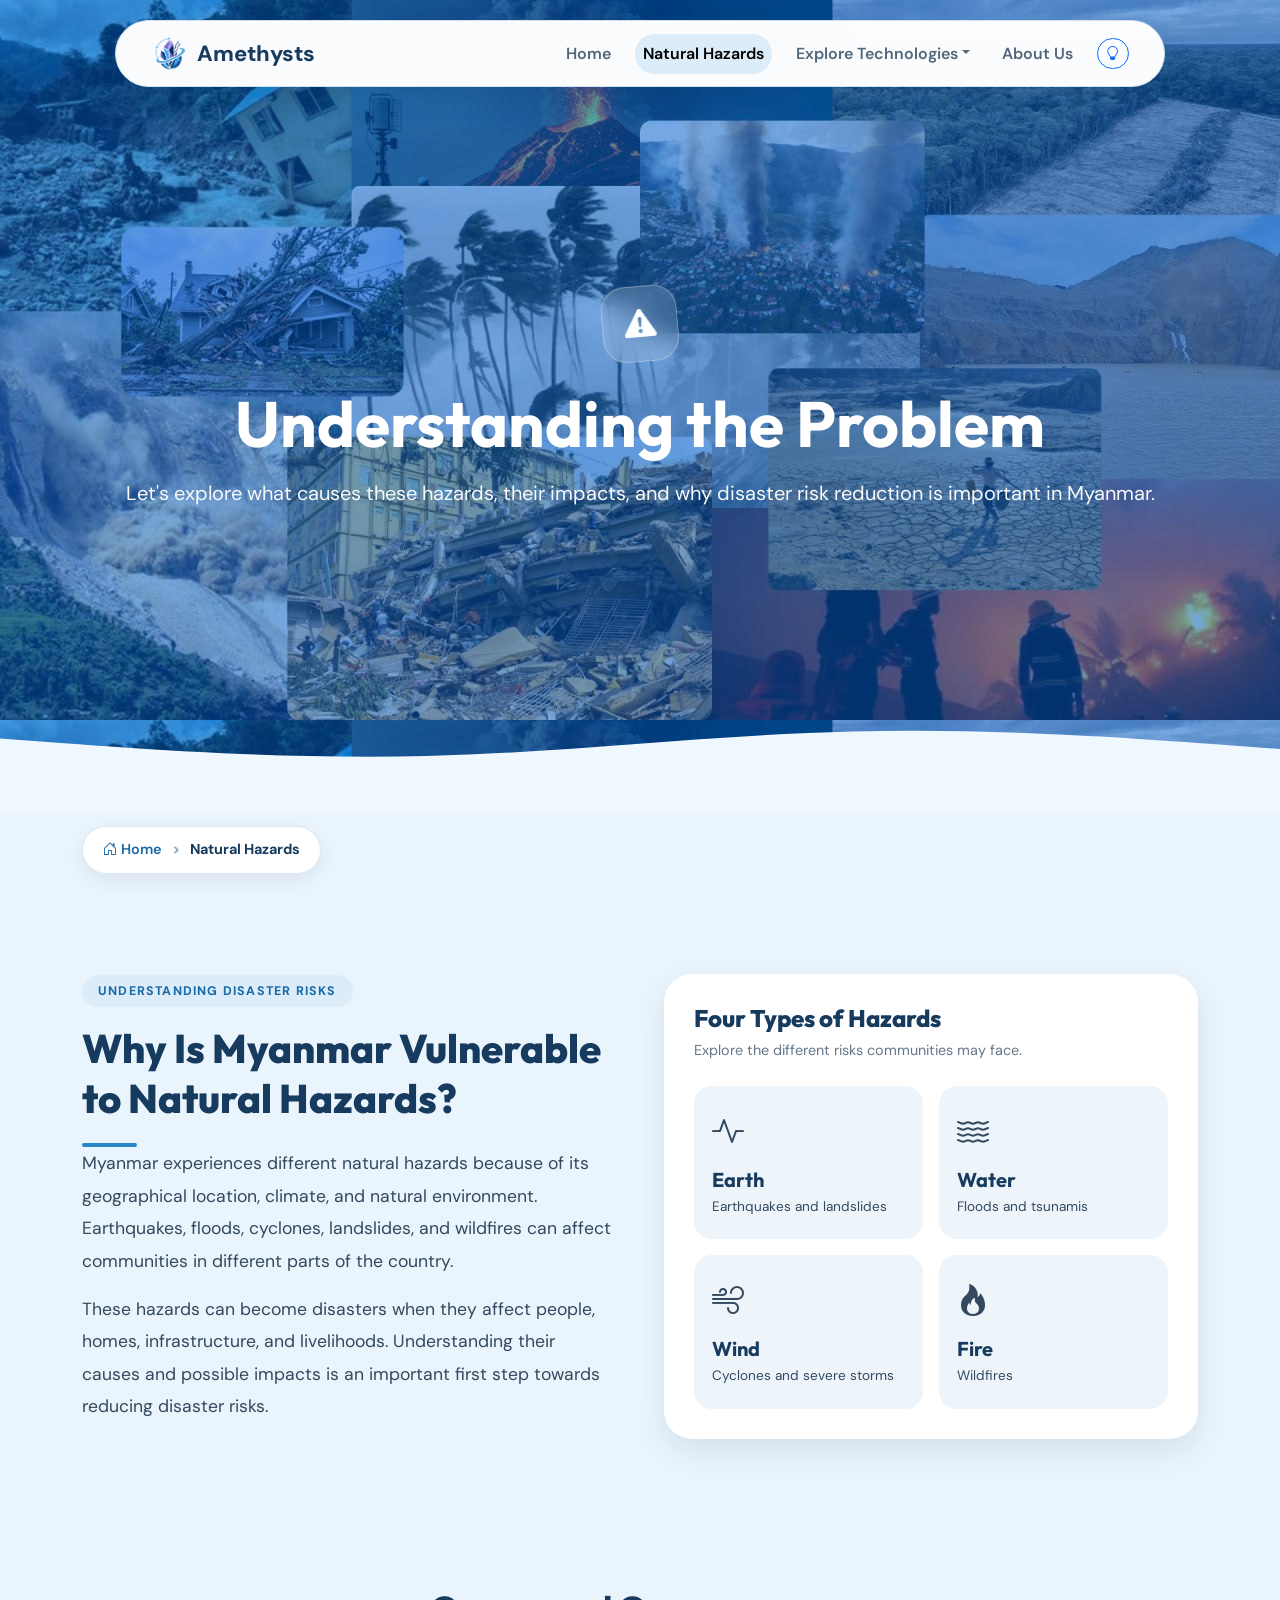
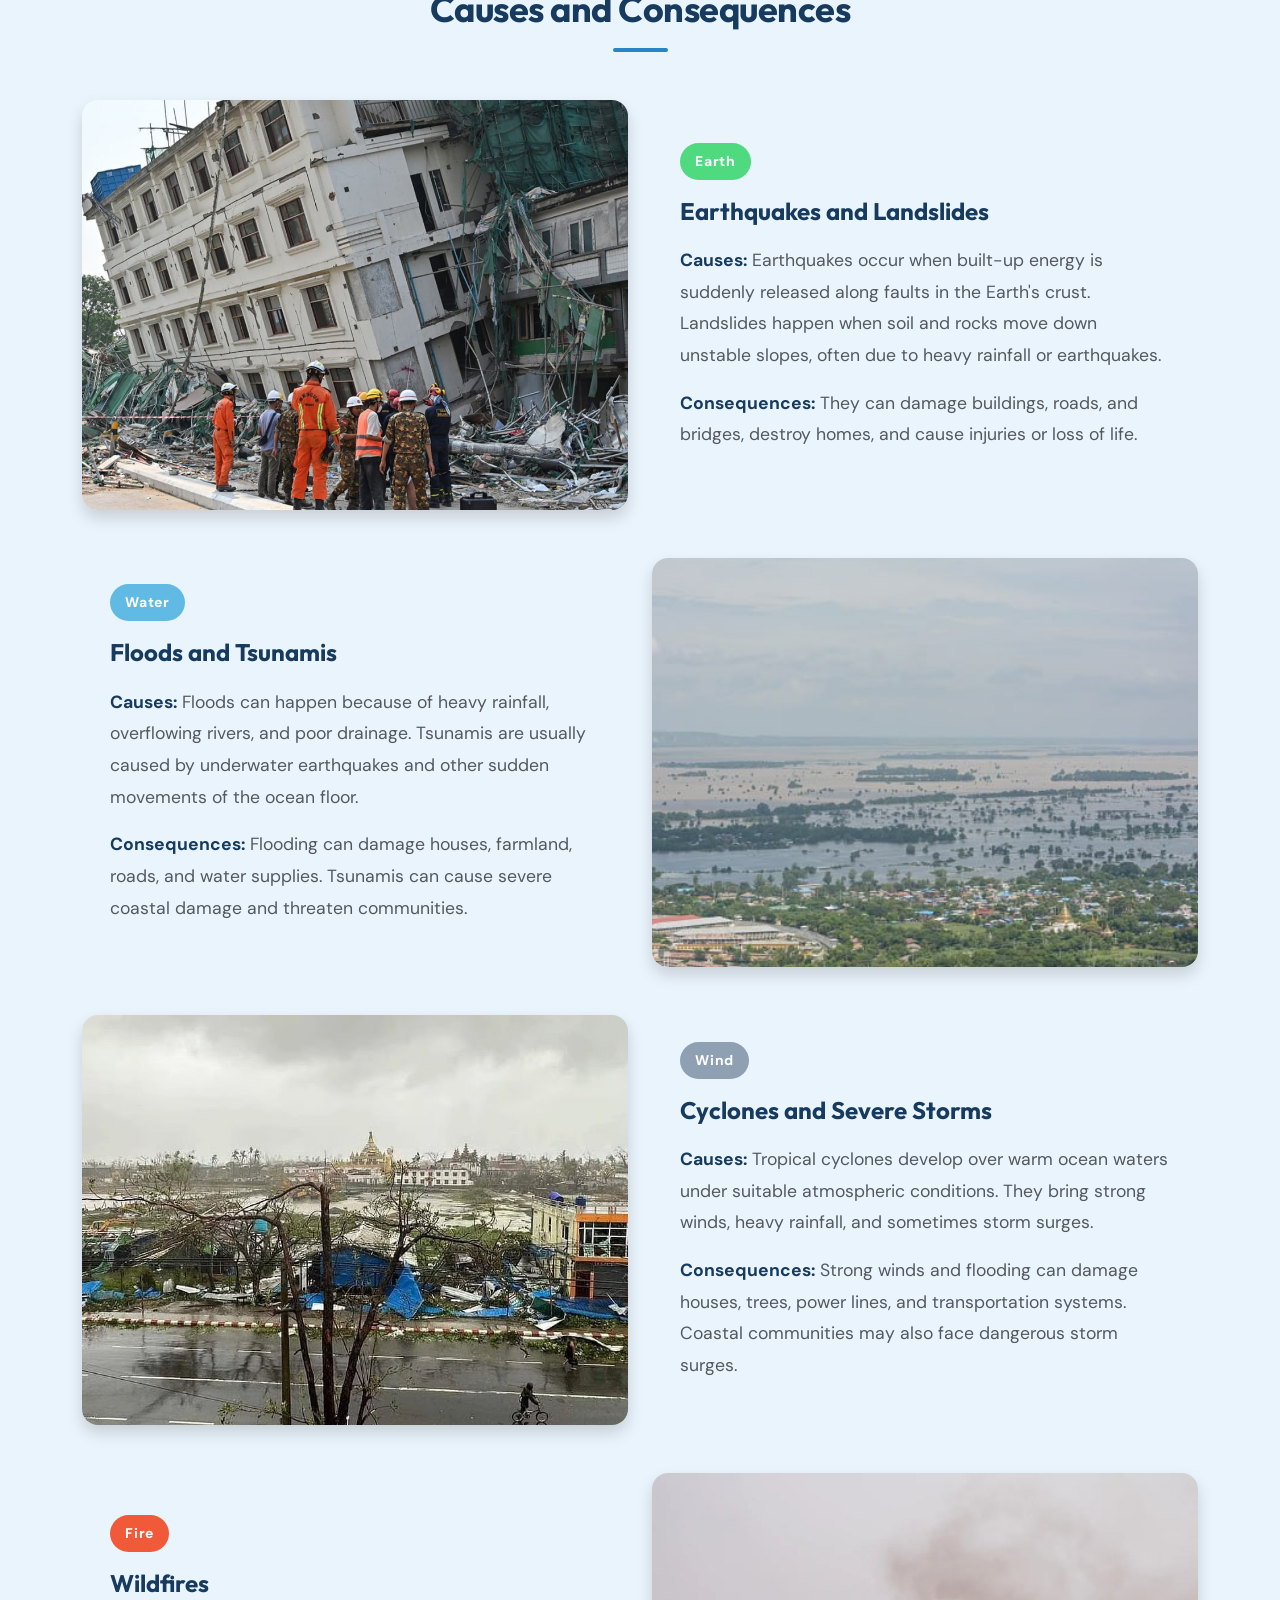
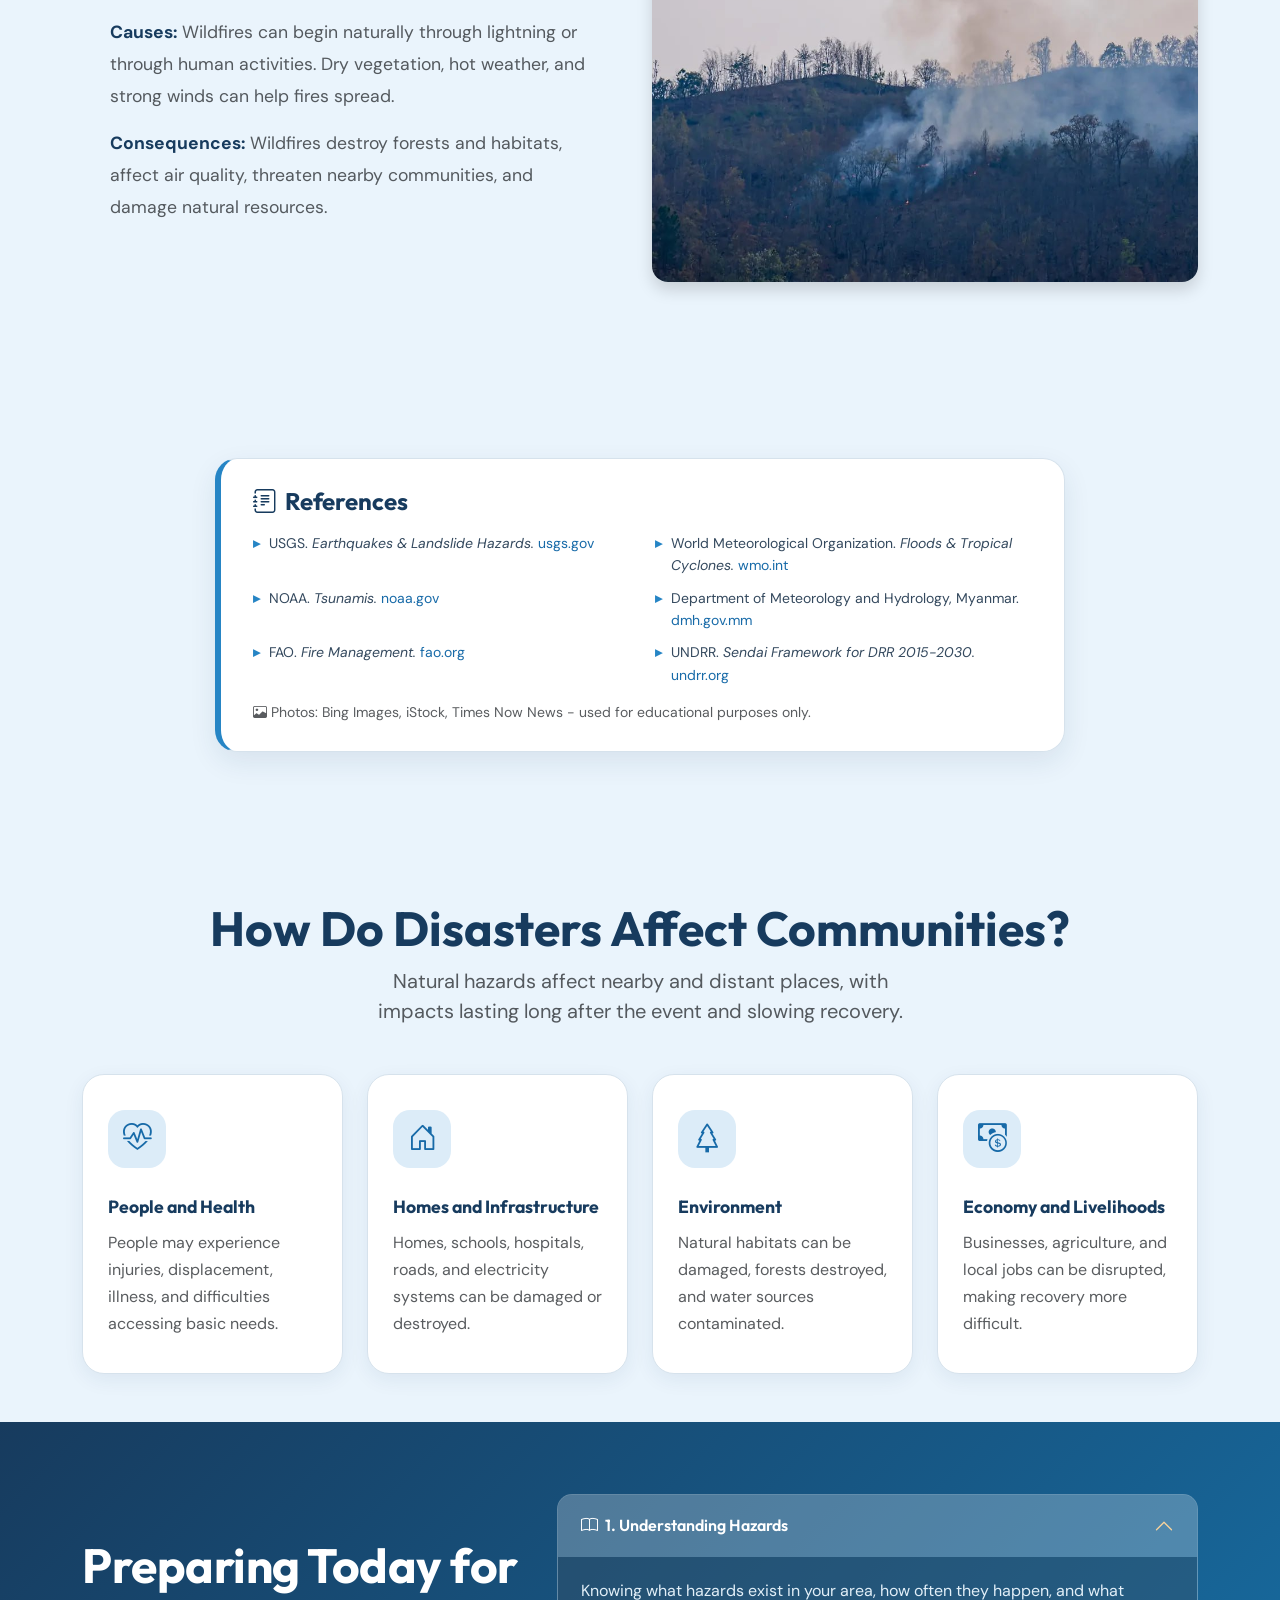
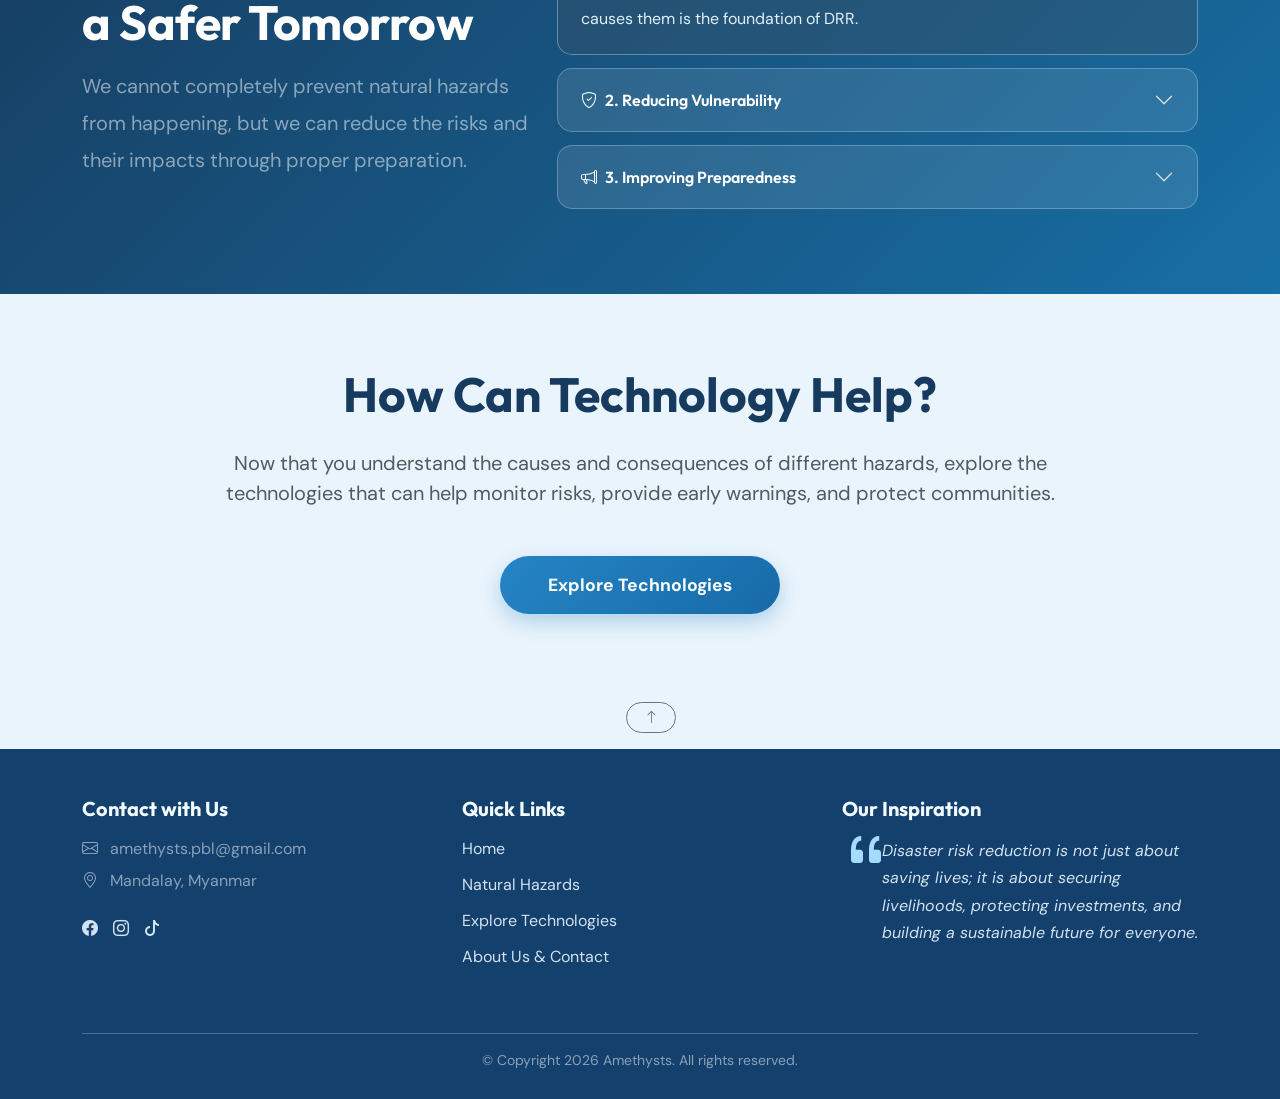
<file: pages/problem.html>
<!DOCTYPE html>
<html lang="en">
<head>
    <meta charset="UTF-8">
    <meta name="viewport" content="width=device-width, initial-scale=1.0">
    <title>Amethysts | Natural Hazards</title>
    <link rel="stylesheet" href="https://cdn.jsdelivr.net/npm/bootstrap@5.3.8/dist/css/bootstrap.min.css">
    <link rel="stylesheet" href="https://cdn.jsdelivr.net/npm/bootstrap-icons@1.13.1/font/bootstrap-icons.min.css">
    <link href="https://unpkg.com/aos@2.3.1/dist/aos.css" rel="stylesheet">
    <link href="https://fonts.googleapis.com/css2?family=DM+Sans:wght@400;500;600;700&display=swap" rel="stylesheet">
    <link rel="icon" href="../media/logo.png">
    <link rel="stylesheet" href="../style.css">
</head>
<body>
 
    <nav class="navbar navbar-expand-lg">
        <div class="container nav-container">
            <a class="navbar-brand fw-bold d-flex align-items-center" href="../index.html">
                <img src="../media/logo.png" alt="logo" class="nav-logo"> <span class="brand-text">Amethysts</span>
            </a>
            <button class="navbar-toggler" type="button" data-bs-toggle="collapse" data-bs-target="#navbarNav">
                <span class="navbar-toggler-icon"></span>
            </button>
            <div class="collapse navbar-collapse" id="navbarNav">
                <ul class="navbar-nav ms-auto align-items-center">
                    <li class="nav-item"><a class="nav-link" href="../index.html">Home</a></li>
                    <li class="nav-item"><a class="nav-link active" href="problem.html">Natural Hazards</a></li>
                    <li class="nav-item dropdown">
                        <a class="nav-link dropdown-toggle" href="#" data-bs-toggle="dropdown">Explore Technologies</a>
                        <ul class="dropdown-menu">
                            <li><a href="explore_earth.html" class="dropdown-item">Earth (Seismic)</a></li>
                            <li><a href="explore_water.html" class="dropdown-item">Water (Floods)</a></li>
                            <li><a href="explore_air.html" class="dropdown-item">Wind (Cyclones)</a></li>
                            <li><a href="explore_fire.html" class="dropdown-item">Fire (Wildfires)</a></li>
                        </ul>
                    </li>
                    <li class="nav-item"><a class="nav-link" href="about.html">About Us</a></li>
                    <li class="nav-item">
                        <button class="btn btn-sm btn-outline-primary rounded-pill ms-2" data-bs-toggle="offcanvas" data-bs-target="#tipsOffcanvas" title="Quick Safety Tips">
                            <i class="bi bi-lightbulb"></i>
                        </button>
                    </li>
                </ul>
            </div>
        </div>
    </nav>
 
    <div class="offcanvas offcanvas-end custom-offcanvas" tabindex="-1" id="tipsOffcanvas">
        <div class="offcanvas-header">
            <h5 class="offcanvas-title"><i class="bi bi-shield-check me-2"></i>Quick Safety Tips</h5>
            <button type="button" class="btn-close btn-close-white" data-bs-dismiss="offcanvas" aria-label="Close"></button>
        </div>
        <div class="offcanvas-body">
            <p class="text-muted small mb-3 fw-bold">Small habits that save lives in Myanmar.</p>
            <ul class="list-group quick-facts mb-4">
                <li class="list-group-item"><i class="bi bi-phone"></i> Save local emergency numbers in your phone.</li>
                <li class="list-group-item"><i class="bi bi-bag-check"></i> Pack a small go-bag with water, snacks, power bank.</li>
                <li class="list-group-item"><i class="bi bi-people"></i> Agree on a family meeting point.</li>
                <li class="list-group-item"><i class="bi bi-megaphone"></i> Follow official warnings only.</li>
                <li class="list-group-item"><i class="bi bi-house-heart"></i> Know your nearest shelter.</li>
            </ul>
            <a href="pages/problem.html" class="offcanvas-action-btn">Learn More About Hazards</a>
        </div>
    </div>
 
    <div class="problemandabout-hero">
        <div class="container text-center px-3" data-aos="zoom-in">
            <div class="problem-icon-badge mb-4">
                <i class="bi bi-exclamation-triangle-fill"></i>
            </div>
            <h1 class="fw-bold display-3 text-white mb-3">Understanding the Problem</h1>
            <p class="fs-5 text-light mx-auto">
                Let's explore what causes these hazards, their impacts, and why disaster risk reduction is important in Myanmar.
            </p>
        </div>
        <svg class="problem-wave" xmlns="http://www.w3.org/2000/svg" viewBox="0 0 1440 320" preserveAspectRatio="none">
            <path fill="#f0f8ff" fill-opacity="1" d="M0,96L80,112C160,128,320,160,480,149.3C640,139,800,85,960,74.7C1120,64,1280,96,1360,112L1440,128L1440,320L1360,320C1280,320,1120,320,960,320C800,320,640,320,480,320C320,320,160,320,80,320L0,320Z"></path>
        </svg>
    </div>
 
    <div class="container mt-3">
        <ul class="breadcrumb-custom">
            <li><a href="../index.html"><i class="bi bi-house-door me-1"></i>Home</a></li>
            <li class="active">Natural Hazards</li>
        </ul>
    </div>
 
    <section class="problem-intro">
        <div class="container">
            <div class="row align-items-center g-4 g-lg-5">
                <div class="col-12 col-lg-6" data-aos="fade-right">
                    <span class="section-label">Understanding Disaster Risks</span>
                    <h2 class="problem-intro-title">Why Is Myanmar Vulnerable to Natural Hazards?</h2>
                    <div class="title-divider"></div>
                    <p>Myanmar experiences different natural hazards because of its geographical location, climate, and natural environment. Earthquakes, floods, cyclones, landslides, and wildfires can affect communities in different parts of the country.</p>
                    <p>These hazards can become disasters when they affect people, homes, infrastructure, and livelihoods. Understanding their causes and possible impacts is an important first step towards reducing disaster risks.</p>
                </div>
                <div class="col-12 col-lg-6" data-aos="fade-left">
                    <div class="hazard-overview">
                        <div class="hazard-overview-heading">
                            <h4>Four Types of Hazards</h4>
                            <p>Explore the different risks communities may face.</p>
                        </div>
                        <div class="row g-3">
                            <div class="col-6">
                                <div class="hazard-mini-card">
                                    <i class="bi bi-activity earth-text"></i>
                                    <h5>Earth</h5>
                                    <p>Earthquakes and landslides</p>
                                </div>
                            </div>
                            <div class="col-6">
                                <div class="hazard-mini-card">
                                    <i class="bi bi-water water-text"></i>
                                    <h5>Water</h5>
                                    <p>Floods and tsunamis</p>
                                </div>
                            </div>
                            <div class="col-6">
                                <div class="hazard-mini-card">
                                    <i class="bi bi-wind wind-text"></i>
                                    <h5>Wind</h5>
                                    <p>Cyclones and severe storms</p>
                                </div>
                            </div>
                            <div class="col-6">
                                <div class="hazard-mini-card">
                                    <i class="bi bi-fire fire-text"></i>
                                    <h5>Fire</h5>
                                    <p>Wildfires</p>
                                </div>
                            </div>
                        </div>
                    </div>
                </div>
            </div>
        </div>
    </section>
 
    <div class="causes-section py-5">
        <div class="container">
            <div class="text-center mb-5 px-2" data-aos="fade-up">
                <h2 class="fw-bold text-dark-blue display-5">Causes and Consequences</h2>
                <div class="title-divider mx-auto"></div>
            </div>
 
            <div class="row align-items-center mb-5 g-3 g-lg-4">
                <div class="col-12 col-lg-6" data-aos="fade-right">
                    <img src="../media/problem_earth.jpg" alt="Earthquake" class="img-fluid rounded-4 shadow">
                </div>
                <div class="col-12 col-lg-6" data-aos="fade-left">
                    <div class="disaster-text-box">
                        <span class="disaster-number earth-bg">Earth</span>
                        <h3 class="fw-bold text-dark-blue mt-3">Earthquakes and Landslides</h3>
                        <p class="text-muted"><strong>Causes:</strong> Earthquakes occur when built-up energy is suddenly released along faults in the Earth's crust. Landslides happen when soil and rocks move down unstable slopes, often due to heavy rainfall or earthquakes.</p>
                        <p class="text-muted"><strong>Consequences:</strong> They can damage buildings, roads, and bridges, destroy homes, and cause injuries or loss of life.</p>
                    </div>
                </div>
            </div>
 
            <div class="row align-items-center mb-5 g-3 g-lg-4 flex-lg-row-reverse">
                <div class="col-12 col-lg-6" data-aos="fade-left">
                    <img src="../media/problem_water.jpg" alt="Flood" class="img-fluid rounded-4 shadow">
                </div>
                <div class="col-12 col-lg-6" data-aos="fade-right">
                    <div class="disaster-text-box">
                        <span class="disaster-number water-bg">Water</span>
                        <h3 class="fw-bold text-dark-blue mt-3">Floods and Tsunamis</h3>
                        <p class="text-muted"><strong>Causes:</strong> Floods can happen because of heavy rainfall, overflowing rivers, and poor drainage. Tsunamis are usually caused by underwater earthquakes and other sudden movements of the ocean floor.</p>
                        <p class="text-muted"><strong>Consequences:</strong> Flooding can damage houses, farmland, roads, and water supplies. Tsunamis can cause severe coastal damage and threaten communities.</p>
                    </div>
                </div>
            </div>
 
            <div class="row align-items-center mb-5 g-3 g-lg-4">
                <div class="col-12 col-lg-6" data-aos="fade-right">
                    <img src="../media/problem_wind.jpg" alt="Cyclone" class="img-fluid rounded-4 shadow">
                </div>
                <div class="col-12 col-lg-6" data-aos="fade-left">
                    <div class="disaster-text-box">
                        <span class="disaster-number wind-bg">Wind</span>
                        <h3 class="fw-bold text-dark-blue mt-3">Cyclones and Severe Storms</h3>
                        <p class="text-muted"><strong>Causes:</strong> Tropical cyclones develop over warm ocean waters under suitable atmospheric conditions. They bring strong winds, heavy rainfall, and sometimes storm surges.</p>
                        <p class="text-muted"><strong>Consequences:</strong> Strong winds and flooding can damage houses, trees, power lines, and transportation systems. Coastal communities may also face dangerous storm surges.</p>
                    </div>
                </div>
            </div>
 
            <div class="row align-items-center mb-5 g-3 g-lg-4 flex-lg-row-reverse">
                <div class="col-12 col-lg-6" data-aos="fade-left">
                    <img src="../media/problem_fire.jpg" alt="Wildfire" class="img-fluid rounded-4 shadow">
                </div>
                <div class="col-12 col-lg-6" data-aos="fade-right">
                    <div class="disaster-text-box">
                        <span class="disaster-number fire-bg">Fire</span>
                        <h3 class="fw-bold text-dark-blue mt-3">Wildfires</h3>
                        <p class="text-muted"><strong>Causes:</strong> Wildfires can begin naturally through lightning or through human activities. Dry vegetation, hot weather, and strong winds can help fires spread.</p>
                        <p class="text-muted"><strong>Consequences:</strong> Wildfires destroy forests and habitats, affect air quality, threaten nearby communities, and damage natural resources.</p>
                    </div>
                </div>
            </div>
        </div>
    </div>
 
    <div class="references-section">
        <div class="container px-3" data-aos="fade-up">
            <div class="references-card">
                <h4 class="fw-bold text-dark-blue mb-3"><i class="bi bi-journal-text me-2"></i>References</h4>
                <ul class="ref-list small mb-0">
                    <li>USGS. <em>Earthquakes & Landslide Hazards.</em> <a href="https://www.usgs.gov/programs/landslide-hazards" target="_blank">usgs.gov</a></li>
                    <li>World Meteorological Organization. <em>Floods & Tropical Cyclones.</em> <a href="https://wmo.int/" target="_blank">wmo.int</a></li>
                    <li>NOAA. <em>Tsunamis.</em> <a href="https://www.noaa.gov/education/resource-collections/ocean-coasts/tsunamis" target="_blank">noaa.gov</a></li>
                    <li>Department of Meteorology and Hydrology, Myanmar. <a href="https://www.dmh.gov.mm/" target="_blank">dmh.gov.mm</a></li>
                    <li>FAO. <em>Fire Management.</em> <a href="https://www.fao.org/forestry" target="_blank">fao.org</a></li>
                    <li>UNDRR. <em>Sendai Framework for DRR 2015-2030.</em> <a href="https://www.undrr.org/publication/sendai-framework-disaster-risk-reduction-2015-2030" target="_blank">undrr.org</a></li>
                </ul>
                <p class="text-muted small mb-0 mt-3"><i class="bi bi-image me-1"></i>Photos: Bing Images, iStock, Times Now News - used for educational purposes only.</p>
            </div>
        </div>
    </div>
 
    <div class="container py-4 py-lg-5">
        <div class="text-center mb-5 px-2" data-aos="fade-up">
            <h2 class="fw-bold text-dark-blue display-5">How Do Disasters Affect Communities?</h2>
            <!-- Changed max-w-700 to max-w-900 here -->
            <p class="fs-5 text-muted mx-auto max-w-900">Natural hazards affect nearby and distant places, with impacts lasting long after the event and slowing recovery.</p>
        </div>
 
        <div class="row g-3 g-md-4 text-center">
            <div class="col-12 col-sm-6 col-lg-3" data-aos="fade-up" data-aos-delay="100">
                <div class="impact-card h-100">
                    <i class="bi bi-heart-pulse"></i>
                    <h5 class="fw-bold text-dark-blue mt-3">People and Health</h5>
                    <p class="text-muted small mb-0">People may experience injuries, displacement, illness, and difficulties accessing basic needs.</p>
                </div>
            </div>
            <div class="col-12 col-sm-6 col-lg-3" data-aos="fade-up" data-aos-delay="200">
                <div class="impact-card h-100">
                    <i class="bi bi-house-door"></i>
                    <h5 class="fw-bold text-dark-blue mt-3">Homes and Infrastructure</h5>
                    <p class="text-muted small mb-0">Homes, schools, hospitals, roads, and electricity systems can be damaged or destroyed.</p>
                </div>
            </div>
            <div class="col-12 col-sm-6 col-lg-3" data-aos="fade-up" data-aos-delay="300">
                <div class="impact-card h-100">
                    <i class="bi bi-tree"></i>
                    <h5 class="fw-bold text-dark-blue mt-3">Environment</h5>
                    <p class="text-muted small mb-0">Natural habitats can be damaged, forests destroyed, and water sources contaminated.</p>
                </div>
            </div>
            <div class="col-12 col-sm-6 col-lg-3" data-aos="fade-up" data-aos-delay="400">
                <div class="impact-card h-100">
                    <i class="bi bi-cash-coin"></i>
                    <h5 class="fw-bold text-dark-blue mt-3">Economy and Livelihoods</h5>
                    <p class="text-muted small mb-0">Businesses, agriculture, and local jobs can be disrupted, making recovery more difficult.</p>
                </div>
            </div>
        </div>
    </div>
 
    <div class="drr-section py-5">
        <div class="container py-3 py-lg-4">
            <div class="row align-items-center g-4">
                <div class="col-12 col-lg-5 mb-4 mb-lg-0" data-aos="fade-right">
                    <h2 class="fw-bold text-white display-5 mb-3">Preparing Today for a Safer Tomorrow</h2>
                    <p class="text-white-50 fs-5 mb-0">We cannot completely prevent natural hazards from happening, but we can reduce the risks and their impacts through proper preparation.</p>
                </div>
                <div class="col-12 col-lg-7" data-aos="fade-left">
                    <div class="accordion custom-accordion-dark" id="drrAccordion">
                        <div class="accordion-item">
                            <h2 class="accordion-header">
                                <button class="accordion-button" type="button" data-bs-toggle="collapse" data-bs-target="#drr1">
                                    <i class="bi bi-book me-2"></i> 1. Understanding Hazards
                                </button>
                            </h2>
                            <div id="drr1" class="accordion-collapse collapse show" data-bs-parent="#drrAccordion">
                                <div class="accordion-body">Knowing what hazards exist in your area, how often they happen, and what causes them is the foundation of DRR.</div>
                            </div>
                        </div>
                        <div class="accordion-item">
                            <h2 class="accordion-header">
                                <button class="accordion-button collapsed" type="button" data-bs-toggle="collapse" data-bs-target="#drr2">
                                    <i class="bi bi-shield-check me-2"></i> 2. Reducing Vulnerability
                                </button>
                            </h2>
                            <div id="drr2" class="accordion-collapse collapse" data-bs-parent="#drrAccordion">
                                <div class="accordion-body">This involves building stronger homes, avoiding building in high-risk areas, and ensuring communities have the resources to protect themselves.</div>
                            </div>
                        </div>
                        <div class="accordion-item">
                            <h2 class="accordion-header">
                                <button class="accordion-button collapsed" type="button" data-bs-toggle="collapse" data-bs-target="#drr3">
                                    <i class="bi bi-megaphone me-2"></i> 3. Improving Preparedness
                                </button>
                            </h2>
                            <div id="drr3" class="accordion-collapse collapse" data-bs-parent="#drrAccordion">
                                <div class="accordion-body">Creating evacuation plans, stocking emergency kits, and practicing drills so that people know exactly what to do when a disaster strikes.</div>
                            </div>
                        </div>
                    </div>
                </div>
            </div>
        </div>
    </div>
 
    <div class="container py-4 py-lg-5 my-3 my-lg-4 text-center px-3" data-aos="zoom-in">
        <h2 class="fw-bold text-dark-blue display-5 mb-4">How Can Technology Help?</h2>
        <!-- Changed max-w-700 to max-w-900 here -->
        <p class="fs-5 text-muted mx-auto max-w-900 mb-5">Now that you understand the causes and consequences of different hazards, explore the technologies that can help monitor risks, provide early warnings, and protect communities.</p>
        <a href="explore_earth.html" class="btn custom-btn btn-lg rounded-pill px-5 py-3">Explore Technologies</a>
    </div>
 
    <div class="container flex w-100" id="topbtn">
        <div class="text-center py-3 justify-content-center">
            <a href="" class="btn btn-sm btn-outline-secondary rounded-pill">
                <i class="bi bi-arrow-up"></i> 
            </a>
        </div>
    </div>
 
    <footer class="footer pt-5 pb-4">
        <div class="container">
            <div class="row">
                <div class="col-12 col-md-4 mb-4">
                    <h5 class="fw-bold mb-3">Contact with Us</h5>
                    <p class="mb-2 text-white-50"><i class="bi bi-envelope me-2"></i> amethysts.pbl@gmail.com</p>
                    <p class="mb-4 text-white-50"><i class="bi bi-geo-alt me-2"></i> Mandalay, Myanmar</p>
                    <div class="d-flex social-icons">
                        <a href="https://www.facebook.com"><i class="bi bi-facebook"></i></a>
                        <a href="https://www.instagram.com"><i class="bi bi-instagram"></i></a>
                        <a href="https://www.tiktok.com"><i class="bi bi-tiktok"></i></a>
                    </div>
                </div>
                <div class="col-12 col-md-4 mb-4">
                    <h5 class="fw-bold mb-3">Quick Links</h5>
                    <ul class="list-unstyled footer-links">
                        <li><a href="../index.html">Home</a></li>
                        <li><a href="problem.html">Natural Hazards</a></li>
                        <li><a href="explore_earth.html">Explore Technologies</a></li>
                        <li><a href="about.html">About Us & Contact</a></li>
                    </ul>
                </div>
                <div class="col-12 col-md-4 mb-4">
                    <h5 class="fw-bold mb-3">Our Inspiration</h5>
                    <div class="footer-quote">
                        <i class="bi bi-quote quote-icon"></i>
                        <p class="mb-0">Disaster risk reduction is not just about saving lives; it is about securing livelihoods, protecting investments, and building a sustainable future for everyone.</p>
                    </div>
                </div>
            </div>
            <hr class="mt-4 mb-3 border-light opacity-25">
            <div class="text-center small text-white-50">
                <p class="mb-1">&copy; Copyright 2026 Amethysts. All rights reserved.</p>
            </div>
        </div>
    </footer>
 
    <script src="https://cdn.jsdelivr.net/npm/bootstrap@5.3.8/dist/js/bootstrap.bundle.min.js"></script>
    <script src="https://unpkg.com/aos@2.3.1/dist/aos.js"></script>
    <script>AOS.init({ once: true });</script>
</body>
</html>
</file>
<file: style.css>
@import url('https://fonts.googleapis.com/css2?family=Outfit:wght@400;500;600;700;800&family=DM+Sans:wght@400;500;600;700&display=swap%27');
 
:root {
    --navy: #173B5E;
    --dark: #20364D;
    --blue: #2685C5;
    --blue-dark: #176AA8;
    --blue-light: #DCECF8;
    --page-bg: #EAF4FC;
    --white: #FFFFFF;
    --text: #34495E;
    --muted: #64778A;
    --earth: #4fda80;
    --earth-light: #D8F0E5;
    --water: #61bae3;
    --water-light: #D9EFFB;
    --wind: #8fa0b3;
    --wind-light: #E5E9ED;
    --fire: #F05A38;
    --fire-light: #FCE2D9;
}
 
body {
    font-family: 'DM Sans', sans-serif;
    background-color: var(--page-bg);
    color: var(--text);
    margin: 0;
    padding: 0;
    overflow-x: hidden;
}
 
h1, h2, h3, h4, h5, h6 {
    font-family: 'Outfit', sans-serif;
    color: var(--navy);
    text-wrap: balance;
}
 
.text-muted.mx-auto,
.hero-box p,
.feature-content p,
.lead {
    text-wrap: balance;
}
 
.text-dark-blue {
    color: var(--navy);
}
 
.text-muted-custom {
    color: var(--muted);
}
 
.max-w-700 {
    max-width: 700px;
}
 
.max-w-800 {
    max-width: 800px;
}
 
.max-w-900 {
    max-width: 900px;
}
 
.lh-lg {
    line-height: 1.85;
}
 
/* ... (rest of the CSS remains completely unchanged) ... */
 
.navbar {
    position: fixed;
    top: 0;
    left: 50%;
    transform: translateX(-50%);
    width: 100%;
    z-index: 1000;
    display: flex;
    justify-content: center;
    padding: 20px 15px 10px;
}
 
.nav-container {
    background-color: rgba(255, 255, 255, 0.98);
    backdrop-filter: blur(12px);
    border-radius: 50px;
    padding: 10px 35px;
    box-shadow: 0 8px 25px rgba(23, 59, 94, 0.13);
    border: 1px solid #D1E2EF;
    width: 100%;
    max-width: 1050px;
}
 
.navbar-brand {
    text-decoration: none;
}
 
.brand-text {
    color: var(--navy);
    font-size: 22px;
    font-weight: 800;
    margin: 0;
    line-height: 1;
}
 
.nav-logo {
    height: 35px;
    width: auto;
    margin-right: 10px;
}
 
.nav-link {
    color: #52677B;
    font-weight: 600;
    font-size: 16px;
    margin: 0 8px;
    transition: 0.3s ease;
}
 
.nav-link:hover {
    color: var(--blue);
}
 
.nav-link.active {
    background-color: var(--blue-light);
    color: var(--blue-dark);
    border-radius: 25px;
    padding: 8px 24px;
}
 
.custom-btn {
    background: linear-gradient(135deg, #2685C5, #176AA8);
    color: white;
    font-weight: 700;
    font-size: 1.1rem;
    padding: 18px 20px;
    border-radius: 50px;
    transition: all 0.3s ease;
    text-decoration: none;
    flex: 1;
    box-shadow: 0 8px 20px rgba(38, 133, 197, 0.3);
    border: none;
}
 
.custom-btn:hover {
    transform: translateY(-5px);
    box-shadow: 0 12px 28px rgba(38, 133, 197, 0.4);
    color: white;
}
 
.section-label {
    display: inline-block;
    color: var(--blue-dark);
    background: #DCECF8;
    padding: 7px 16px;
    border-radius: 50px;
    font-size: 0.78rem;
    font-weight: 700;
    letter-spacing: 1.2px;
    text-transform: uppercase;
    margin-bottom: 16px;
}
 
.title-divider {
    width: 55px;
    height: 4px;
    background: var(--blue);
    border-radius: 10px;
    margin-top: 18px;
}
 
.footer {
    background-color: #14406d;
    color: white;
}
 
.footer h5 {
    color: #f2fbff;
    font-weight: 700;
}
 
.footer a {
    color: #D3E2EF;
    text-decoration: none;
    transition: color 0.3s ease;
}
 
.footer a:hover {
    color: rgb(118, 163, 215);
}
 
.footer-links li {
    margin-bottom: 12px;
}
 
.footer-quote {
    position: relative;
    padding-left: 40px;
}
 
.quote-icon {
    position: absolute;
    left: 0;
    top: -10px;
    font-size: 3rem;
    color: #a4dbff;
    line-height: 1;
}
 
.footer-quote p {
    font-style: italic;
    line-height: 1.7;
    color: #D3E2EF;
}
 
.footer hr {
    border-color: rgba(255, 255, 255, 0.25);
}
 
.social-icons a {
    margin-right: 15px;
}
 
.social-icons a:last-child {
    margin-right: 0;
}
 
.modal-header h5.modal-title,
.modal-header .modal-title,
.modal-header h1,
.modal-header h2,
.modal-header h3,
.modal-header h4 {
    color: #ffffff !important;
}
 
.modal-header {
    border-bottom: 1px solid rgba(255, 255, 255, 0.15) !important;
}
 
.breadcrumb-custom {
    background: #fff;
    padding: 12px 20px;
    border-radius: 50px;
    display: inline-flex;
    flex-wrap: wrap;
    list-style: none;
    margin: 0;
    box-shadow: 0 6px 18px rgba(23, 59, 94, 0.08);
    border: 1px solid #DCE9F4;
    font-size: 0.9rem;
}
 
.breadcrumb-custom li {
    color: var(--muted);
}
 
.breadcrumb-custom li + li::before {
    content: ">";
    margin: 0 10px;
    color: #8FA8BE;
    font-weight: 700;
}
 
.breadcrumb-custom a {
    color: var(--blue-dark);
    text-decoration: none;
    font-weight: 600;
}
 
.breadcrumb-custom a:hover {
    color: var(--navy);
}
 
.breadcrumb-custom li.active {
    color: var(--navy);
    font-weight: 700;
}
 
.offcanvas.custom-offcanvas {
    background: #EAF4FC;
    border-left: none;
    width: 350px;
}
 
.offcanvas.custom-offcanvas .offcanvas-header {
    background: var(--navy);
    color: #fff;
    padding: 20px 24px;
    align-items: center;
}
 
.offcanvas.custom-offcanvas .offcanvas-title {
    color: #fff;
    font-weight: 800;
    margin-bottom: 0;
    font-size: 1.25rem;
    display: flex;
    align-items: center;
}
 
.offcanvas.custom-offcanvas .btn-close {
    padding: 0.5rem;
    margin: 0;
    background-size: 1.2em;
}
 
.offcanvas.custom-offcanvas .offcanvas-body {
    padding: 24px;
    display: flex;
    flex-direction: column;
}
 
.offcanvas-action-btn {
    background: linear-gradient(135deg, #2685C5, #176AA8);
    color: white;
    font-weight: 700;
    font-size: 1rem;
    padding: 14px 20px;
    border-radius: 50px;
    transition: all 0.3s ease;
    text-decoration: none;
    box-shadow: 0 8px 20px rgba(38, 133, 197, 0.3);
    border: none;
    text-align: center;
    display: block;
    width: 100%;
    margin-top: auto;
}
 
.offcanvas-action-btn:hover {
    transform: translateY(-3px);
    box-shadow: 0 12px 28px rgba(38, 133, 197, 0.4);
    color: white;
}
 
.quick-facts {
    border-radius: 16px;
    overflow: hidden;
    box-shadow: 0 4px 15px rgba(23, 59, 94, 0.05);
}
 
.quick-facts .list-group-item {
    border: none;
    border-bottom: 1px solid #E1EBF3;
    padding: 16px 20px;
    color: var(--text);
    display: flex;
    align-items: center;
    gap: 12px;
    font-weight: 600;
    font-size: 0.95rem;
    background: white;
}
 
.quick-facts .list-group-item:last-child {
    border-bottom: none;
}
 
.quick-facts .list-group-item i {
    color: var(--blue-dark);
    font-size: 1.3rem;
}
 
.hero-title {
    font-size: clamp(2rem, 6vw, 4.5rem);
}
 
.hero-section {
    background-image: url('media/earthbg.jpg');
    background-size: cover;
    background-position: center;
    min-height: 90vh;
    display: flex;
    flex-direction: column;
    justify-content: center;
    align-items: center;
    text-align: center;
    position: relative;
    padding: 150px 20px;
}
 
.hero-section h1 {
    color: var(--navy);
    font-weight: 800;
    letter-spacing: -1.5px;
    margin-bottom: 10px;
    text-shadow: 0 3px 15px rgba(255, 255, 255, 0.9);
}
 
.hero-box {
    max-width: 800px;
    color: var(--dark);
    padding: 10px 20px;
    margin-bottom: 25px;
}
 
.hero-box p {
    font-size: 1.25rem;
    line-height: 1.6;
    font-weight: 500;
    margin: 0;
}
 
.button {
    display: flex;
    gap: 20px;
    width: 300px;
    justify-content: center;
}
 
.wave-svg {
    position: absolute;
    bottom: -2px;
    left: 0;
    width: 100%;
    height: 100px;
    z-index: 10;
}
 
.scroll-down {
    position: absolute;
    bottom: 120px;
    left: 50%;
    transform: translateX(-50%);
    color: white;
    font-size: 2rem;
    animation: bounce 2s infinite;
    z-index: 20;
    text-decoration: none;
}
 
@keyframes bounce {
    0%, 20%, 50%, 80%, 100% {
        transform: translateY(0) translateX(-50%);
    }
    40% {
        transform: translateY(-15px) translateX(-50%);
    }
    60% {
        transform: translateY(-7px) translateX(-50%);
    }
}
 
.why-section {
    background-color: transparent;
    padding: 60px 20px 80px;
}
 
.why-section .row {
    align-items: stretch !important;
}
 
.why-card {
    background-color: white;
    width: 100%;
    height: 100%;
    display: flex;
    flex-direction: column;
    justify-content: center;
    padding: 50px 40px;
    border-radius: 30px;
    box-shadow: 0 15px 35px rgba(23, 59, 94, 0.1);
    position: relative;
    border-top: 6px solid var(--blue);
    transition: transform 0.3s ease;
}
 
.why-card:hover {
    transform: translateY(-8px);
    box-shadow: 0 20px 40px rgba(23, 59, 94, 0.15);
}
 
.icon-wrapper {
    background: linear-gradient(135deg, #399BD3, #176AA8);
    color: white;
    width: 70px;
    height: 70px;
    border-radius: 50%;
    display: flex;
    justify-content: center;
    align-items: center;
    font-size: 2rem;
    position: absolute;
    top: -35px;
    left: 40px;
    box-shadow: 0 8px 18px rgba(38, 133, 197, 0.3);
    border: 4px solid white;
    z-index: 10;
}
 
.why-title {
    color: var(--navy);
    font-weight: 800;
    font-size: 2rem;
    margin: 15px 0;
}
 
.why-text {
    color: var(--text);
    font-size: 1.1rem;
    line-height: 1.8;
    margin: 0;
    text-align: left;
}
 
.highlight-text {
    color: var(--blue-dark);
    font-weight: 700;
    background-color: var(--blue-light);
    padding: 2px 8px;
    border-radius: 6px;
}
 
.why-image-wrapper {
    width: 100%;
    height: 100%;
    border-radius: 30px;
    overflow: hidden;
    box-shadow: 0 15px 35px rgba(23, 59, 94, 0.15);
    position: relative;
}
 
.why-image {
    position: absolute;
    top: 0;
    left: 0;
    width: 100%;
    height: 100%;
    object-fit: cover;
    object-position: center 30%;
    transition: transform 0.5s ease;
}
 
.why-image-wrapper:hover .why-image {
    transform: scale(1.05);
}
 
.elements-section {
    background-color: transparent;
    padding: 60px 0;
}
 
.element-card {
    display: block;
    position: relative;
    border-radius: 30px;
    overflow: hidden;
    height: 380px;
    box-shadow: 0 12px 30px rgba(23, 59, 94, 0.16);
    text-decoration: none;
    transition: transform 0.4s ease, box-shadow 0.4s ease;
}
 
.element-card:hover {
    transform: translateY(-12px);
    box-shadow: 0 20px 40px rgba(23, 59, 94, 0.23);
}
 
.element-card img {
    width: 100%;
    height: 100%;
    object-fit: cover;
    transition: transform 0.6s ease;
}
 
.element-card:hover img {
    transform: scale(1.1);
}
 
.element-overlay {
    position: absolute;
    bottom: 0;
    left: 0;
    width: 100%;
    height: 100%;
    background: linear-gradient(to top, rgba(18, 39, 59, 0.96), rgba(18, 39, 59, 0.42) 55%, transparent);
    display: flex;
    flex-direction: column;
    justify-content: flex-end;
    padding: 30px 25px;
    color: white;
    text-align: left;
}
 
.element-icon {
    font-size: 2.8rem;
    margin-bottom: 10px;
    color: white;
}
 
.element-overlay h3 {
    color: white;
    font-size: 2rem;
    font-weight: 800;
    margin-bottom: 5px;
    letter-spacing: -0.5px;
}
 
.element-overlay p {
    font-size: 0.95rem;
    color: #E5EDF4;
    margin-bottom: 15px;
    font-weight: 500;
}
 
.btn-explore {
    font-size: 1rem;
    font-weight: 700;
    color: #65C1F0;
    display: flex;
    align-items: center;
    gap: 8px;
    transition: gap 0.3s ease;
}
 
.element-card:hover .btn-explore {
    gap: 15px;
    color: white;
}
 
.step-card {
    transition: transform 0.3s ease, box-shadow 0.3s ease;
    border: 2px solid #D1E2EF;
    background-color: white;
}
 
.step-card:hover {
    transform: translateY(-8px);
    border-color: var(--blue);
    box-shadow: 0 15px 30px rgba(38, 133, 197, 0.15);
}
 
.step-number {
    width: 60px;
    height: 60px;
    background: linear-gradient(135deg, #2685C5, #176AA8);
    color: white;
    border-radius: 50%;
    display: flex;
    justify-content: center;
    align-items: center;
    font-size: 1.8rem;
    font-weight: 800;
    margin: 0 auto;
    box-shadow: 0 7px 15px rgba(38, 133, 197, 0.3);
}
 
.sdg-section {
    background-image: url('media/bg.jpg');
    background-size: cover;
    background-position: center;
    position: relative;
}
 
.sdg-wave {
    display: block;
    position: absolute;
    top: 0;
    left: 0;
    width: 100%;
    height: 80px;
    z-index: 1;
}
 
.sdg-content {
    position: relative;
    z-index: 2;
    padding: 100px 0 60px;
}
 
.sdg-card {
    margin-bottom: 25px;
    transition: transform 0.3s ease, box-shadow 0.3s ease;
    border-radius: 25px;
    border-left: 8px solid var(--blue);
}
 
.sdg-card:hover {
    transform: translateY(-5px) scale(1.01);
    box-shadow: 0 15px 35px rgba(23, 59, 94, 0.2);
}
 
.sdg-image {
    width: 110px;
    height: 110px;
    object-fit: cover;
    border-radius: 15px;
    box-shadow: 0 4px 15px rgba(0, 0, 0, 0.15);
}
 
.sdg-bar {
    width: 100%;
    max-width: 400px;
    height: 12px;
    background: linear-gradient(90deg, #2685C5, #687FD0);
    border-radius: 10px;
    margin-top: 10px;
}
 
.quiz-section {
    background-color: transparent;
    padding-bottom: 100px;
}
 
.quiz-card {
    background-color: white;
    max-width: 650px;
    width: 100%;
    min-height: 400px;
    border-radius: 35px;
    box-shadow: 0 15px 40px rgba(23, 59, 94, 0.12);
    border-top: 8px solid var(--blue);
    padding: 50px;
    display: flex;
    flex-direction: column;
    justify-content: center;
}
 
.quiz-option-btn {
    background-color: #F0F5F9;
    border: 2px solid #D6E1EA;
    color: var(--navy);
    font-weight: 600;
    padding: 15px;
    border-radius: 15px;
    transition: all 0.2s ease;
    min-height: 60px;
    display: flex;
    align-items: center;
    justify-content: center;
}
 
.quiz-option-btn:hover {
    background-color: var(--blue-light);
    border-color: var(--blue);
    color: var(--blue-dark);
}
 
.quiz-icon-wrapper {
    width: 80px;
    height: 80px;
    border-radius: 50%;
    display: flex;
    justify-content: center;
    align-items: center;
    font-size: 2.5rem;
    margin: 0 auto;
    color: white;
    box-shadow: 0 8px 18px rgba(0, 0, 0, 0.15);
    flex-shrink: 0;
}
 
.earth-color {
    background: linear-gradient(135deg, #36d260, #25b44b);
}
 
.water-color {
    background: linear-gradient(135deg, #38ace3, #126FA9);
}
 
.wind-color {
    background: linear-gradient(135deg, #8493A2, #596B7C);
}
 
.fire-color {
    background: linear-gradient(135deg, #F47743, #DC452C);
}
 
.custom-quiz-btn {
    background-color: var(--blue-light);
    color: var(--blue-dark);
    font-weight: 700;
    padding: 15px 40px;
    border-radius: 50px;
    transition: all 0.3s ease;
    border: none;
}

#topbtn {
    margin-left: 48%;
}
 
.custom-quiz-btn:hover {
    background: linear-gradient(135deg, #2685C5, #176AA8);
    color: white;
    transform: translateY(-3px);
    box-shadow: 0 8px 18px rgba(38, 133, 197, 0.3);
}
 
.custom-carousel-btn {
    width: 60px;
    height: 60px;
    background-color: white;
    border-radius: 50%;
    top: 50%;
    transform: translateY(-50%);
    opacity: 1;
    box-shadow: 0 5px 15px rgba(23, 59, 94, 0.15);
    transition: all 0.3s ease;
}
 
.custom-carousel-btn:hover {
    background-color: var(--blue);
}
 
.custom-carousel-btn i {
    font-size: 1.8rem;
    color: var(--blue);
    transition: color 0.3s ease;
}
 
.custom-carousel-btn:hover i {
    color: white;
}
 
.carousel-control-prev.custom-carousel-btn {
    left: 10%;
}
 
.carousel-control-next.custom-carousel-btn {
    right: 10%;
}
 
.carousel-indicators {
    bottom: -60px;
}
 
.carousel-indicators button {
    background-color: var(--blue);
    width: 12px;
    height: 12px;
    border-radius: 50%;
    opacity: 0.4;
}
 
.carousel-indicators .active {
    opacity: 1;
    width: 35px;
    border-radius: 10px;
}

.btn-outline-secondary {
    display: flex;
    justify-content: center;
    align-items: center;
    width: 50px;
}

.problemandabout-hero {
    background: url(media/problembg.jpg);
    min-height: 90vh;
    display: flex;
    flex-direction: column;
    justify-content: center;
    align-items: center;
    text-align: center;
    position: relative;
    padding: 150px 20px;
}
 
.problemandabout-hero h1 {
    color: #fff;
}
 
.problemandabout-hero p {
    color: #E2EFF8;
}
 
.problem-icon-badge {
    width: 76px;
    height: 76px;
    margin: 0 auto 28px;
    display: flex;
    align-items: center;
    justify-content: center;
    border-radius: 24px;
    background: rgba(255, 255, 255, 0.15);
    border: 1px solid rgba(255, 255, 255, 0.3);
    color: #fcfeff;
    font-size: 2rem;
    backdrop-filter: blur(12px);
    transform: rotate(-5deg);
}
 
.problem-wave {
    position: absolute;
    bottom: -2px;
    left: 0;
    width: 100%;
    height: 105px;
    z-index: 1;
}
 
.problem-intro {
    background-color: transparent;
    padding: 100px 0;
}
 
.problem-intro-title {
    color: var(--navy);
    font-size: 2.5rem;
    font-weight: 800;
    line-height: 1.25;
    margin-bottom: 20px;
}
 
.problem-intro p {
    color: var(--text);
    line-height: 1.85;
    font-size: 1.1rem;
    margin-bottom: 15px;
}
 
.hazard-overview {
    background-color: white;
    border-radius: 28px;
    padding: 30px;
    box-shadow: 0 12px 30px rgba(23, 59, 94, 0.1);
}
 
.hazard-overview-heading h4 {
    color: var(--navy);
    font-weight: 800;
    margin-bottom: 5px;
}
 
.hazard-overview-heading p {
    color: var(--muted);
    font-size: 0.9rem;
    margin-bottom: 22px;
}
 
.hazard-mini-card {
    background-color: #EDF5FB;
    border-radius: 18px;
    padding: 22px 18px;
    height: 100%;
    transition: 0.3s ease;
}
 
.hazard-mini-card:hover {
    background-color: #DCECF8;
    transform: translateY(-5px);
}
 
.hazard-mini-card i {
    font-size: 2rem;
    margin-bottom: 12px;
    display: block;
}
 
.hazard-mini-card h5 {
    color: var(--navy);
    font-weight: 700;
    margin-bottom: 5px;
}
 
.hazard-mini-card p {
    color: var(--text);
    font-size: 0.85rem;
    margin: 0;
    line-height: 1.5;
}
 
.causes-section {
    background: transparent;
    padding: 90px 0;
}
 
.causes-section h2,
.impact-section h2 {
    color: var(--navy);
    letter-spacing: -0.5px;
    font-size: 36px;
    font-weight: 800;
}
 
.causes-section .row img {
    width: 100%;
    aspect-ratio: 4 / 3;
    height: auto;
    object-fit: cover;
    object-position: center;
    border-radius: 24px;
    display: block;
}
 
.disaster-text-box {
    padding: 25px 28px;
}
 
.disaster-number {
    display: inline-flex;
    align-items: center;
    padding: 8px 15px;
    border-radius: 50px;
    font-size: 14px;
    font-weight: 700;
    letter-spacing: 0.8px;
}
 
.earth-bg {
    background-color: var(--earth);
    color: white;
}
 
.water-bg {
    background-color: var(--water);
    color: white;
}
 
.wind-bg {
    background-color: var(--wind);
    color: white;
}
 
.fire-bg {
    background-color: var(--fire);
    color: white;
}
 
.disaster-text-box h3 {
    color: var(--navy);
    font-size: 24px;
    font-weight: 800;
    line-height: 1.3;
    margin-bottom: 18px;
}
 
.disaster-text-box p {
    color: var(--text);
    line-height: 1.8;
    font-size: 1.1rem;
}
 
.disaster-text-box strong {
    color: var(--navy);
}
 
.impact-section {
    background: transparent;
    padding: 90px 0;
}
 
.impact-card {
    height: 100%;
    background: white;
    border: 1px solid #D6E2EC;
    border-radius: 22px;
    padding: 35px 25px;
    text-align: left;
    box-shadow: 0 6px 20px rgba(23, 59, 94, 0.07);
    transition: all 0.3s ease;
}
 
.impact-card:hover {
    transform: translateY(-7px);
    box-shadow: 0 12px 30px rgba(23, 59, 94, 0.13);
    border-color: var(--blue);
}
 
.impact-card i {
    display: inline-flex;
    width: 58px;
    height: 58px;
    align-items: center;
    justify-content: center;
    background: var(--blue-light);
    color: var(--blue-dark);
    border-radius: 17px;
    font-size: 1.8rem;
    margin-bottom: 12px;
}
 
.impact-card h5 {
    color: var(--navy);
    font-size: 1.1rem;
    font-weight: 700;
    margin-bottom: 12px;
}
 
.impact-card p {
    color: var(--text);
    font-size: 1rem;
    line-height: 1.7;
}
 
.drr-section {
    background: linear-gradient(135deg, #173B5E, #176FA5);
    padding: 95px 0;
}
 
.drr-section h2 {
    color: white;
    letter-spacing: -0.5px;
    line-height: 1.2;
}
 
.drr-section p {
    color: #E2EFF8;
    line-height: 1.85;
}
 
.custom-accordion-dark .accordion-item {
    background: rgba(255, 255, 255, 0.1);
    border: 1px solid rgba(255, 255, 255, 0.25);
    border-radius: 15px;
    overflow: hidden;
    margin-bottom: 13px;
}
 
.custom-accordion-dark .accordion-button {
    background: transparent;
    color: white;
    padding: 21px 23px;
    font-weight: 600;
    box-shadow: none;
}
 
.custom-accordion-dark .accordion-button:not(.collapsed) {
    background: rgba(255, 255, 255, 0.16);
    color: white;
}
 
.custom-accordion-dark .accordion-button::after {
    filter: invert(1);
}
 
.custom-accordion-dark .accordion-body {
    background: rgba(15, 40, 65, 0.3);
    color: #E2EFF8;
    line-height: 1.8;
    padding: 20px 23px;
}
 
.problem-cta {
    background: transparent;
    padding: 90px 20px;
}
 
.problem-cta h2 {
    color: var(--navy);
    letter-spacing: -0.5px;
}
 
.problem-cta p {
    color: var(--text);
    line-height: 1.8;
}
 
.problem-cta .custom-btn {
    background: linear-gradient(135deg, #2685C5, #176AA8);
    color: white;
    border: none;
    transition: all 0.3s ease;
}
 
.problem-cta .custom-btn:hover {
    transform: translateY(-3px);
    box-shadow: 0 10px 22px rgba(38, 133, 197, 0.3);
}
 
.references-section {
    padding: 80px 0 100px;
    background: transparent;
}
 
.references-card {
    background: white;
    border: 1px solid #D6E2EC;
    border-left: 6px solid var(--blue);
    border-radius: 22px;
    padding: 28px 32px;
    box-shadow: 0 10px 28px rgba(23, 59, 94, 0.09);
    max-width: 850px;
    margin: 0 auto;
}
 
.ref-list {
    list-style: none;
    padding: 0;
    display: grid;
    grid-template-columns: repeat(auto-fit, minmax(260px, 1fr));
    gap: 10px 25px;
}
 
.ref-list li {
    color: var(--text);
    line-height: 1.6;
    padding-left: 16px;
    position: relative;
}
 
.ref-list li::before {
    content: "▸";
    position: absolute;
    left: 0;
    color: var(--blue);
    font-weight: 700;
}
 
.ref-list a {
    color: var(--blue-dark);
    text-decoration: none;
}
 
.ref-list a:hover {
    text-decoration: underline;
}
 
.team-section {
    background-color: transparent;
}
 
.team-card {
    transition: transform 0.4s ease, box-shadow 0.4s ease;
    border: 2px solid #D1E2EF;
    border-radius: 30px;
    display: flex;
    flex-direction: column;
    height: 100%;
}
 
.team-card:hover {
    transform: translateY(-10px);
    border-color: var(--blue);
    box-shadow: 0 15px 35px rgba(23, 59, 94, 0.14);
}
 
.team-img {
    width: 140px;
    height: 140px;
    object-fit: cover;
    border-radius: 50%;
    border: 5px solid #399BD3;
    box-shadow: 0 8px 18px rgba(23, 59, 94, 0.13);
    margin: 0 auto;
}
 
.name-area {
    min-height: 80px;
    display: flex;
    flex-direction: column;
    justify-content: flex-start;
}
 
.content-bottom {
    margin-top: auto;
    display: flex;
    flex-direction: column;
    align-items: center;
    width: 100%;
}
 
.element-badge {
    display: inline-block;
    padding: 6px 18px;
    border-radius: 20px;
    font-size: 0.85rem;
    font-weight: 700;
    color: white;
    width: 100%;
    max-width: 150px;
}
 
.earth-badge {
    background-color: var(--earth);
}
 
.water-badge {
    background-color: var(--water);
}
 
.wind-badge {
    background-color: var(--wind);
}
 
.fire-badge {
    background-color: var(--fire);
}
 
.mission-section {
    background-color: transparent;
}
 
.mission-card {
    border-top: 6px solid var(--blue);
    transition: transform 0.3s ease, box-shadow 0.3s ease;
    border-radius: 25px;
}
 
.mission-card:hover {
    transform: translateY(-8px);
    box-shadow: 0 15px 35px rgba(23, 59, 94, 0.13);
}
 
.mission-icon {
    width: 70px;
    height: 70px;
    background: linear-gradient(135deg, #2685C5, #176AA8);
    color: white;
    border-radius: 20px;
    display: flex;
    justify-content: center;
    align-items: center;
    font-size: 2rem;
    box-shadow: 0 8px 15px rgba(38, 133, 197, 0.3);
}
 
.bg-gradient-blue {
    background: linear-gradient(135deg, #2685C5, #176AA8);
}
 
.map-container {
    min-height: 260px;
}
 
.map-iframe {
    width: 100%;
    height: 340px;
    border: 0;
}
 
.map-box {
    border: 2px solid #D1E2EF;
    transition: transform 0.3s ease, box-shadow 0.3s ease;
    border-radius: 25px;
}
 
.map-box:hover {
    transform: translateY(-5px);
    box-shadow: 0 15px 35px rgba(23, 59, 94, 0.13);
}
 
.map-wrapper iframe {
    border: 0;
    border-radius: 20px;
}
 
.form-control {
    background-color: #F0F5F9;
    border: 2px solid #D6E2EC;
    padding: 15px 20px;
    border-radius: 15px;
    font-weight: 500;
    color: var(--navy);
}
 
.form-control:focus {
    background-color: white;
    border-color: var(--blue);
    box-shadow: 0 0 0 0.25rem rgba(38, 133, 197, 0.15);
}
 
#successModal .custom-btn {
    background: linear-gradient(135deg, #2685C5, #176AA8);
    color: white;
    font-weight: 700;
    border: none;
    transition: all 0.3s ease;
}
 
#successModal .custom-btn:hover {
    transform: translateY(-3px);
}
 
.explore-hero {
    padding: 180px 0 100px;
    position: relative;
    overflow: hidden;
    background-color: transparent;
    min-height: 80vh;
    display: flex;
    align-items: center;
}
 
.hero-image-content {
    position: relative;
    z-index: 2;
}
 
.hero-text-content {
    position: relative;
    z-index: 3;
}
 
.hero-text-content h1 {
    color: var(--navy);
    letter-spacing: -1px;
}
 
.hero-text-content p {
    color: var(--text);
    max-width: 90%;
}
 
.hero-img {
    width: 100%;
    height: auto;
    aspect-ratio: 4 / 3;
    object-fit: cover;
    object-position: center;
    border-radius: 30px;
    box-shadow: -12px 18px 35px rgba(23, 59, 94, 0.18);
    transform: scale(1.05) translateX(20px);
    border: 5px solid white;
}
 
.element-icon-badge {
    width: 80px;
    height: 80px;
    border-radius: 20px;
    display: flex;
    justify-content: center;
    align-items: center;
    font-size: 2.5rem;
    color: white;
    box-shadow: 0 8px 18px rgba(23, 59, 94, 0.16);
}
 
.hero-btn {
    background-color: var(--navy);
    color: white;
    padding: 15px 35px;
    border-radius: 50px;
    font-weight: 700;
    font-size: 1.1rem;
    transition: all 0.3s ease;
    border: none;
}
 
.hero-btn:hover {
    color: white;
    transform: translateY(-3px);
}
 
.hero-blob {
    position: absolute;
    top: -10%;
    right: -5%;
    width: 50%;
    height: 120%;
    border-radius: 50% 0 0 50%;
    z-index: 1;
    opacity: 0.85;
}
 
.earth-theme .hero-blob {
    background-color: #C6EBDD;
}
 
.earth-theme .element-icon-badge {
    background-color: var(--earth);
}
 
.earth-theme .hero-btn:hover {
    background-color: var(--earth);
    box-shadow: 0 8px 18px rgba(21, 150, 107, 0.3);
}
 
.water-theme .hero-blob {
    background-color: #C9E7F7;
}
 
.water-theme .element-icon-badge {
    background-color: var(--water);
}
 
.water-theme .hero-btn:hover {
    background-color: var(--water);
    box-shadow: 0 8px 18px rgba(22, 143, 203, 0.3);
}
 
.wind-theme .hero-blob {
    background-color: #D9E0E6;
}
 
.wind-theme .element-icon-badge {
    background-color: var(--wind);
}
 
.wind-theme .hero-btn:hover {
    background-color: var(--wind);
    box-shadow: 0 8px 18px rgba(120, 135, 151, 0.3);
}
 
.fire-theme .hero-blob {
    background-color: #F9D0C3;
}
 
.fire-theme .element-icon-badge {
    background-color: var(--fire);
}
 
.fire-theme .hero-btn:hover {
    background-color: var(--fire);
    box-shadow: 0 8px 18px rgba(240, 90, 56, 0.3);
}
 
.feature-card {
    background-color: white;
    border-radius: 24px;
    height: 100%;
    box-shadow: 0 10px 28px rgba(23, 59, 94, 0.09);
    border: 1px solid #D6E2EC;
    transition: transform 0.3s ease, box-shadow 0.3s ease;
    display: flex;
    flex-direction: column;
    overflow: hidden;
}
 
.feature-card:hover {
    transform: translateY(-8px);
    box-shadow: 0 18px 38px rgba(23, 59, 94, 0.15);
}
 
.feature-image-wrapper {
    height: 200px;
    width: 100%;
    position: relative;
    overflow: hidden;
}
 
.feature-image {
    width: 100%;
    height: 100%;
    object-fit: cover;
    object-position: center;
    transition: transform 0.5s ease;
}
 
.feature-card:hover .feature-image {
    transform: scale(1.05);
}
 
.feature-card-body {
    padding: 30px;
    display: flex;
    flex-direction: column;
    flex-grow: 1;
}
 
.feature-header {
    display: flex;
    flex-direction: column;
    align-items: center;
    text-align: center;
    gap: 15px;
    margin-bottom: 20px;
}
 
.feature-icon {
    width: 60px;
    height: 60px;
    border-radius: 16px;
    display: flex;
    justify-content: center;
    align-items: center;
    font-size: 1.8rem;
    color: white;
    flex-shrink: 0;
    box-shadow: 0 7px 15px rgba(23, 59, 94, 0.15);
}
 
.feature-content {
    text-align: center;
    flex-grow: 1;
    display: flex;
    flex-direction: column;
    justify-content: flex-start;
}
 
.feature-content p {
    max-width: 95%;
    margin-left: auto;
    margin-right: auto;
    color: var(--text);
    line-height: 1.7;
}
 
.feature-list {
    text-align: left;
    display: inline-block;
    margin: 15px auto 20px;
    padding-left: 20px;
}
 
.feature-list li {
    color: var(--text);
    margin-bottom: 8px;
    font-size: 0.95rem;
}
 
.feature-list li strong {
    color: var(--navy);
}
 
.action-btn {
    font-weight: 600;
    padding: 12px 20px;
    border-radius: 12px;
    transition: all 0.3s ease;
    text-align: center;
    color: var(--navy);
    border-color: var(--navy);
}
 
.action-btn:hover {
    color: var(--blue);
    border-color: var(--blue);
}
 
.scrollspy-example {
    position: relative;
    height: 200px;
    overflow-y: auto;
}
 
.scrollspy-example h4 {
    color: var(--blue-dark);
    font-size: 1.1rem;
    margin-top: 15px;
}
 
.real-life-card {
    background: linear-gradient(135deg, #E5F1FA, #D4E8F7);
    border: 2px solid #B5D3E9;
    border-radius: 24px;
    padding: 40px;
}
 
.ref-toggle {
    font-size: 0.85rem;
    color: var(--blue-dark);
    cursor: pointer;
    transition: color 0.2s ease;
    text-decoration: none;
    font-weight: 600;
}
 
.ref-toggle:hover {
    color: var(--navy);
    text-decoration: underline;
}
 
.ref-box {
    border-left: 4px solid var(--blue);
    font-size: 0.85rem;
    line-height: 1.6;
    background-color: #E5F1FA;
    padding: 15px;
    border-radius: 10px;
}
 
.image-caption {
    position: absolute;
    bottom: 15px;
    right: 15px;
    background: rgba(255, 255, 255, 0.96);
    color: var(--navy);
    padding: 5px 12px;
    border-radius: 20px;
    backdrop-filter: blur(5px);
}
 
.everyday-tech-card {
    background: linear-gradient(135deg, #f8fafc 0%, #e2e8f0 100%);
    border: 2px solid #cbd5e1;
    border-radius: 24px;
    padding: 40px;
}
 
.app-recommendation {
    background-color: white;
    border-radius: 20px;
    padding: 25px;
    border: 1px solid #e2e8f0;
    box-shadow: 0 4px 15px rgba(0, 0, 0, 0.03);
    transition: transform 0.3s ease, box-shadow 0.3s ease;
}
 
.app-recommendation:hover {
    transform: translateY(-5px);
    box-shadow: 0 10px 25px rgba(14, 165, 233, 0.1);
    border-color: #38bdf8;
}
 
.app-icon-wrapper {
    width: 50px;
    height: 50px;
    border-radius: 14px;
    display: flex;
    justify-content: center;
    align-items: center;
    font-size: 1.5rem;
    color: white;
}
 
.earth-app-icon {
    background: linear-gradient(135deg, #10b981, #059669);
}
 
.water-app-icon {
    background: linear-gradient(135deg, #0ea5e9, #0284c7);
}
 
.wind-app-icon {
    background: linear-gradient(135deg, #64748b, #475569);
}
 
.fire-app-icon {
    background: linear-gradient(135deg, #ef4444, #dc2626);
}
 
.app-image-wrapper {
    width: 100%;
    height: 160px;
    border-radius: 12px;
    overflow: hidden;
    margin-bottom: 20px;
    background-color: #e2e8f0;
}
 
.app-image {
    width: 100%;
    height: 100%;
    object-fit: cover;
    transition: transform 0.3s ease;
}
 
.app-recommendation:hover .app-image {
    transform: scale(1.05);
}
 
.prep-section {
    background: transparent;
    padding: 90px 0;
}
 
.prep-section-alt {
    background: transparent;
    padding: 90px 0;
}
 
.prep-card {
    background: #ffffff;
    border-radius: 24px;
    padding: 32px;
    height: 100%;
    border: 1px solid #D6E2EC;
    box-shadow: 0 10px 28px rgba(23, 59, 94, 0.09);
    transition: transform 0.3s ease, box-shadow 0.3s ease;
}
 
.prep-card:hover {
    transform: translateY(-6px);
    box-shadow: 0 18px 38px rgba(23, 59, 94, 0.15);
}
 
.prep-card h4 {
    color: var(--navy);
    font-weight: 800;
    margin-bottom: 18px;
}
 
.prep-icon {
    width: 56px;
    height: 56px;
    border-radius: 16px;
    display: flex;
    justify-content: center;
    align-items: center;
    font-size: 1.6rem;
    color: #fff;
    box-shadow: 0 7px 15px rgba(23, 59, 94, 0.15);
    margin-bottom: 16px;
}
 
.habit-item {
    background: #fff;
    border-radius: 16px;
    padding: 16px 20px;
    border-left: 5px solid var(--blue);
    box-shadow: 0 6px 18px rgba(23, 59, 94, 0.08);
    margin-bottom: 12px;
    display: flex;
    gap: 14px;
    align-items: flex-start;
    transition: transform 0.25s ease, box-shadow 0.25s ease;
}
 
.habit-item:hover {
    transform: translateX(6px);
    box-shadow: 0 10px 24px rgba(23, 59, 94, 0.13);
}
 
.habit-num {
    flex-shrink: 0;
    width: 34px;
    height: 34px;
    border-radius: 50%;
    background: var(--blue-light);
    color: var(--blue-dark);
    display: flex;
    justify-content: center;
    align-items: center;
    font-weight: 800;
    font-size: 0.9rem;
}
 
.habit-item p {
    margin: 0;
    color: var(--text);
    line-height: 1.6;
    font-weight: 500;
    font-size: 0.97rem;
}
 
.earth-prep .habit-item {
    border-left-color: var(--earth);
}
 
.earth-prep .habit-num {
    background: #D8F0E5;
    color: #1a8c40;
}
 
.water-prep .habit-item {
    border-left-color: var(--water);
}
 
.water-prep .habit-num {
    background: #D9EFFB;
    color: #0b6a9a;
}
 
.wind-prep .habit-item {
    border-left-color: var(--wind);
}
 
.wind-prep .habit-num {
    background: #E5E9ED;
    color: #4a5a6a;
}
 
.fire-prep .habit-item {
    border-left-color: var(--fire);
}
 
.fire-prep .habit-num {
    background: #FCE2D9;
    color: #c23c1c;
}
 
.supply-grid {
    display: grid;
    grid-template-columns: repeat(auto-fill, minmax(190px, 1fr));
    gap: 12px;
}
 
.supply-item {
    display: flex;
    align-items: center;
    gap: 12px;
    padding: 13px 16px;
    background: #F0F5F9;
    border-radius: 14px;
    border: 1px solid transparent;
    transition: all 0.25s ease;
    font-weight: 500;
    color: var(--text);
    font-size: 0.93rem;
}
 
.supply-item i {
    color: var(--blue-dark);
    font-size: 1.2rem;
    flex-shrink: 0;
}
 
.supply-item:hover {
    background: var(--blue-light);
    border-color: var(--blue);
    transform: translateX(5px);
}
 
.activity-table {
    border-radius: 20px;
    overflow: hidden;
    box-shadow: 0 10px 28px rgba(23, 59, 94, 0.10);
    margin-bottom: 0;
}
 
.activity-table thead {
    background: linear-gradient(135deg, #2685C5, #176AA8);
}
 
.activity-table thead th {
    color: #ffffff !important;
    font-weight: 700;
    padding: 18px 22px;
    border: none;
    font-size: 1rem;
}
 
.activity-table tbody td {
    padding: 15px 22px;
    color: var(--text);
    border-color: #E1EBF3;
    vertical-align: middle;
    background: #fff;
}
 
.activity-table tbody td:first-child {
    font-weight: 700;
    color: var(--navy);
}
 
.activity-table tbody tr:hover td {
    background: #F4FAFE;
}
 
.dch-visual {
    background: linear-gradient(135deg, #E5F1FA, #D4E8F7);
    border: 2px dashed #7FB4DA;
    border-radius: 22px;
    padding: 20px 12px;
    text-align: center;
    height: 100%;
}
 
.dch-visual i {
    font-size: 2.4rem;
    color: var(--blue-dark);
    display: block;
    margin-bottom: 8px;
}
 
.dch-visual h6 {
    color: var(--navy);
    font-weight: 800;
    margin-bottom: 2px;
    font-size: 0.95rem;
}
 
.dch-visual p {
    color: var(--muted);
    font-size: 0.8rem;
    margin: 0;
}
 
.prep-tabs .nav-link {
    color: var(--text);
    font-weight: 700;
    border: none;
    background: #EAF4FC;
    margin-right: 6px;
    border-radius: 12px 12px 0 0;
    padding: 12px 22px;
    transition: all 0.25s ease;
}
 
.prep-tabs .nav-link:hover {
    background: var(--blue-light);
    color: var(--blue-dark);
}
 
.prep-tabs .nav-link.active {
    background: linear-gradient(135deg, #2685C5, #176AA8);
    color: #fff;
}
 
.prep-tab-content {
    background: #fff;
    border-radius: 0 16px 16px 16px;
    padding: 32px;
    box-shadow: 0 10px 28px rgba(23, 59, 94, 0.09);
}
 
.wave-separator {
    width: 100%;
    line-height: 0;
    background-color: transparent;
}
 
.wave-separator svg {
    display: block;
    width: 100%;
    height: 100px;
}
 
.return-btn {
    display: inline-flex;
    align-items: center;
    gap: 8px;
    color: var(--navy);
    text-decoration: none;
    font-weight: 600;
    padding: 10px 20px;
    border-radius: 50px;
    background: white;
    border: 2px solid #D1E2EF;
    margin-bottom: 20px;
    transition: all 0.3s ease;
}
 
.return-btn:hover {
    background: var(--navy);
    color: white;
    border-color: var(--navy);
}
 
#quiz-section {
    scroll-margin-top: 120px;
}
</file>
